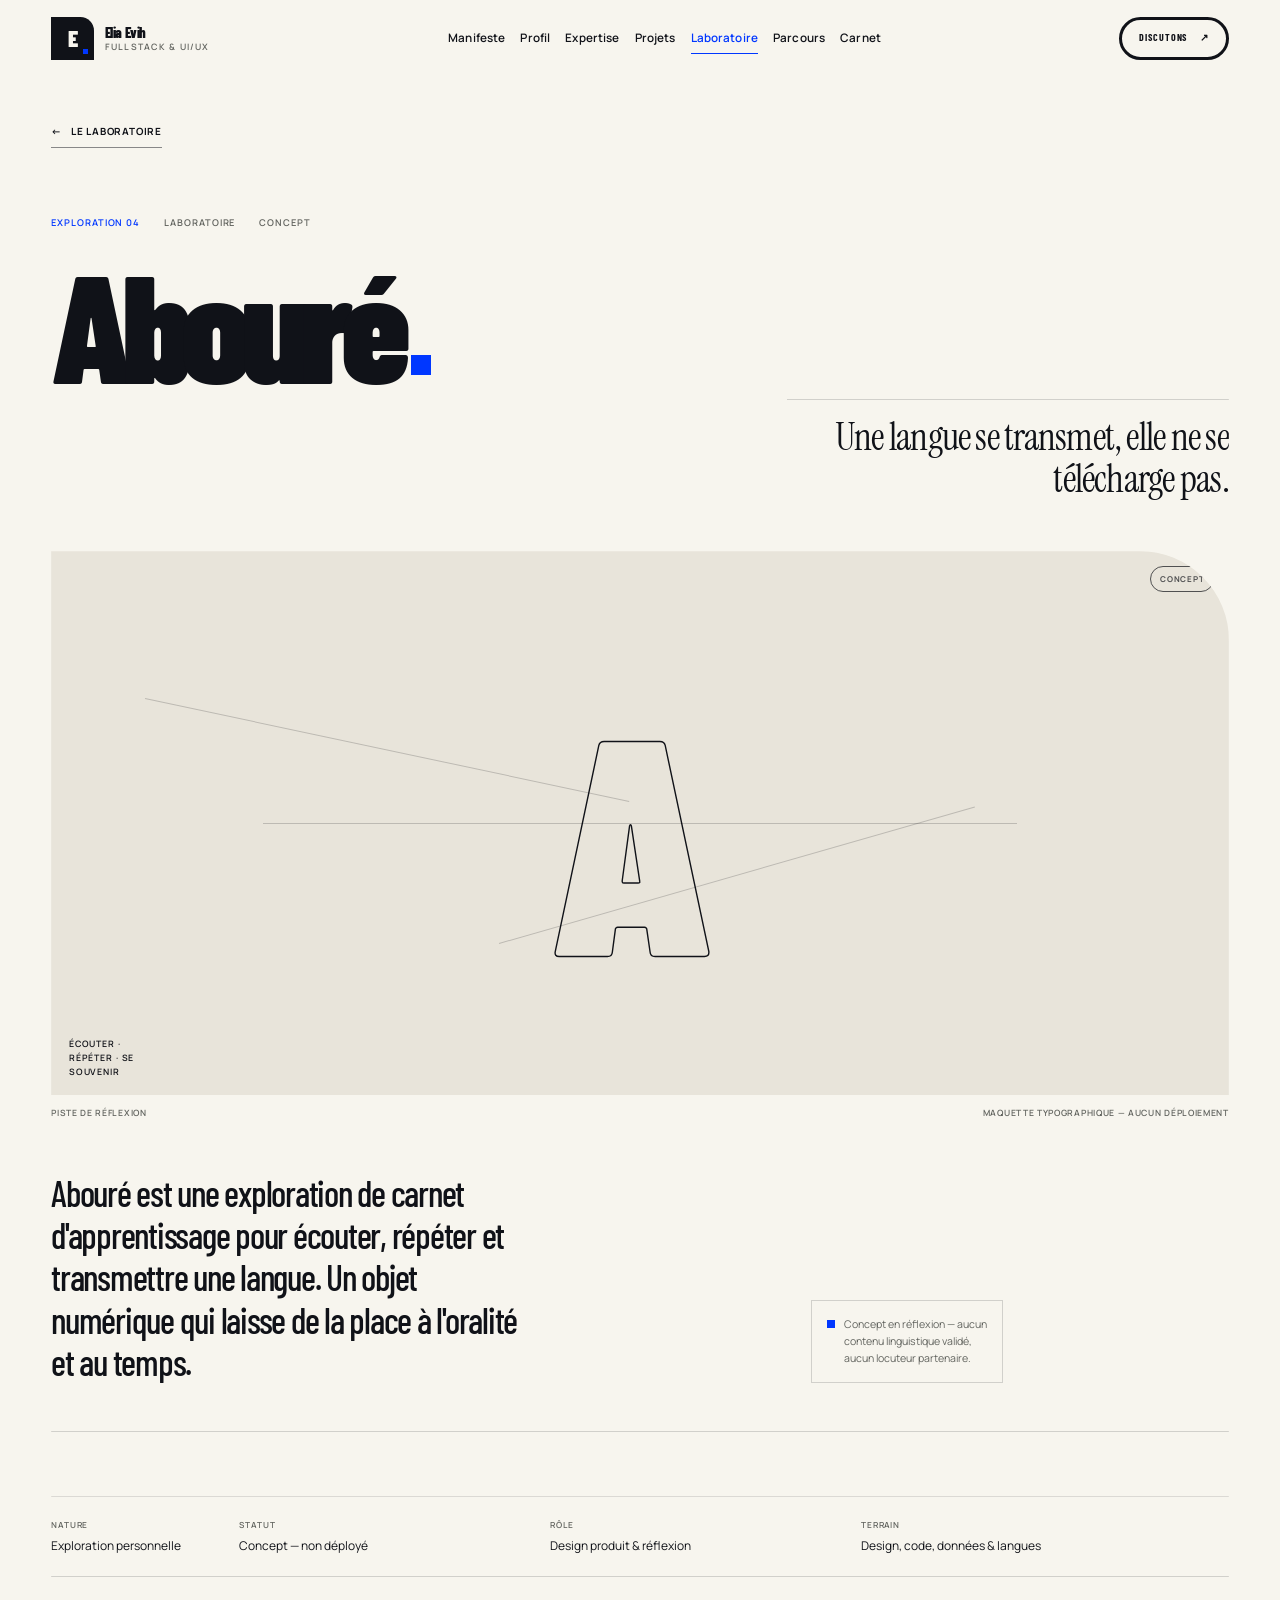
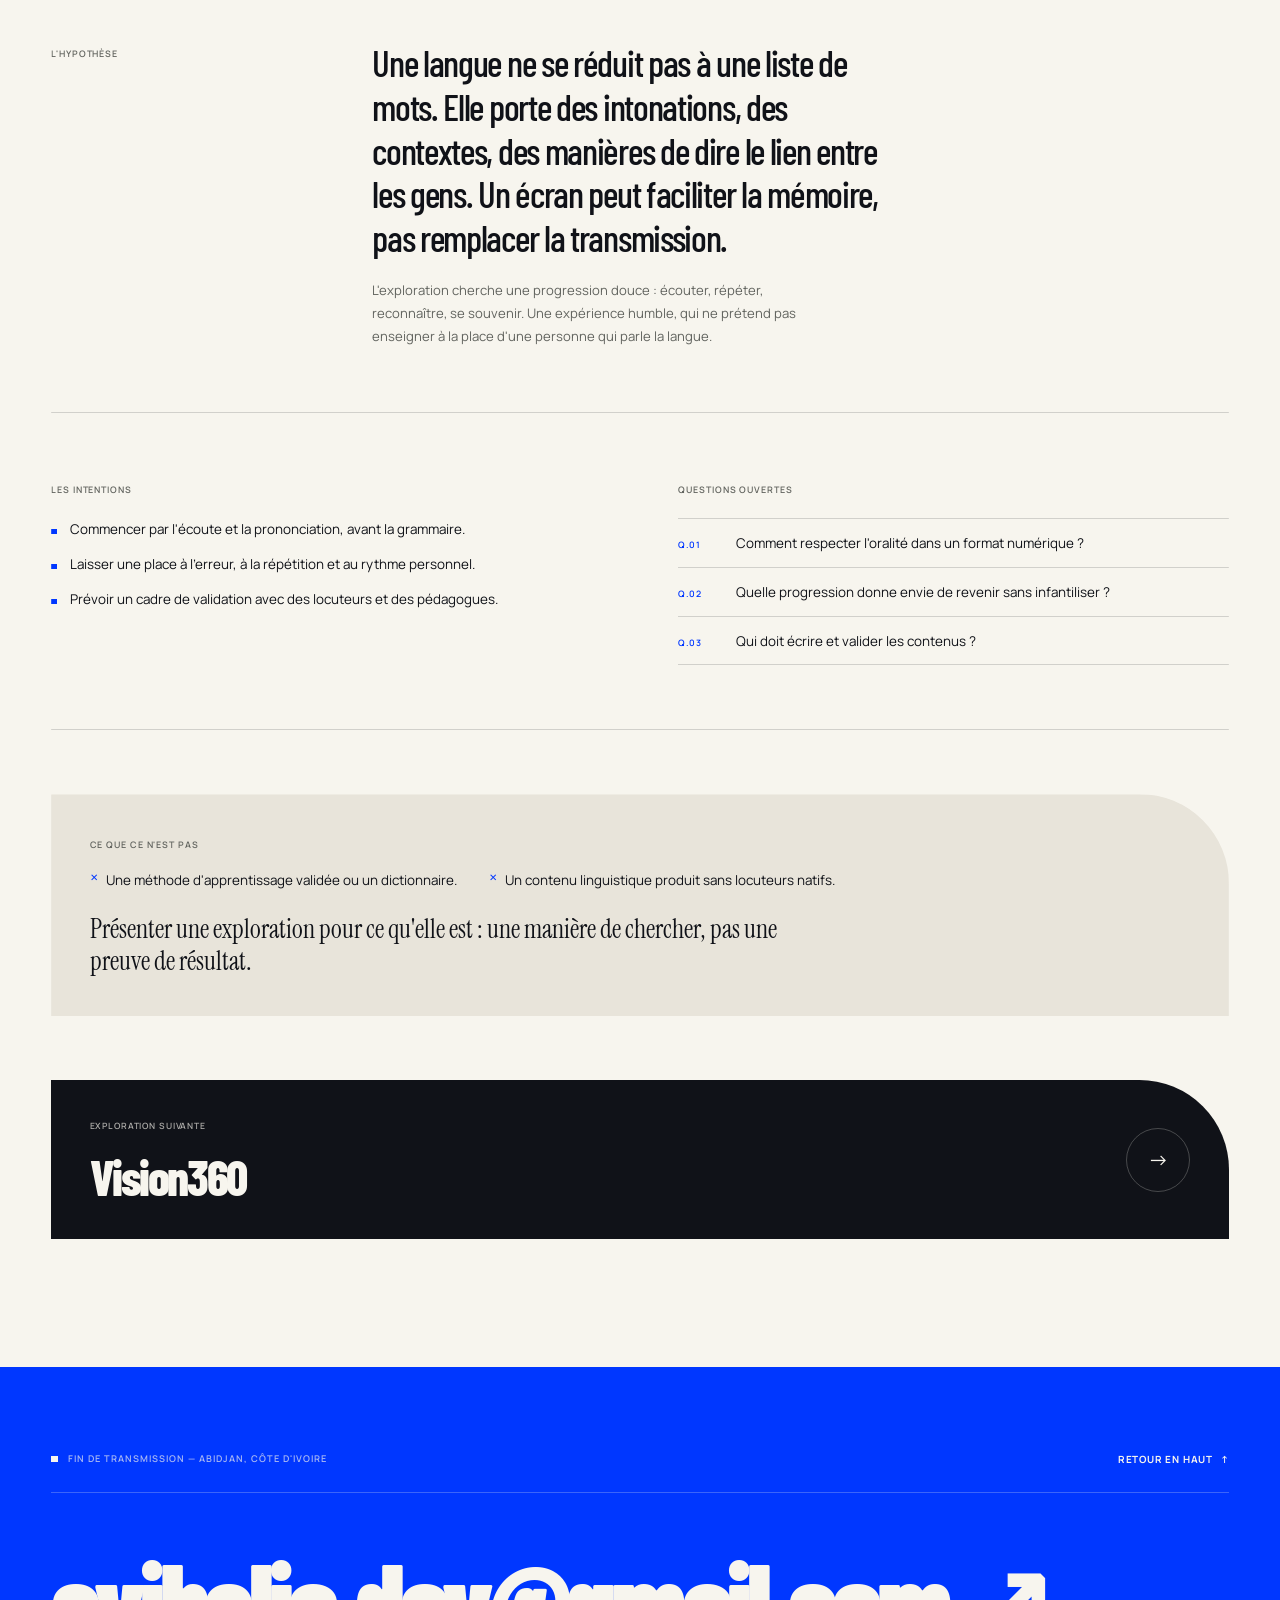
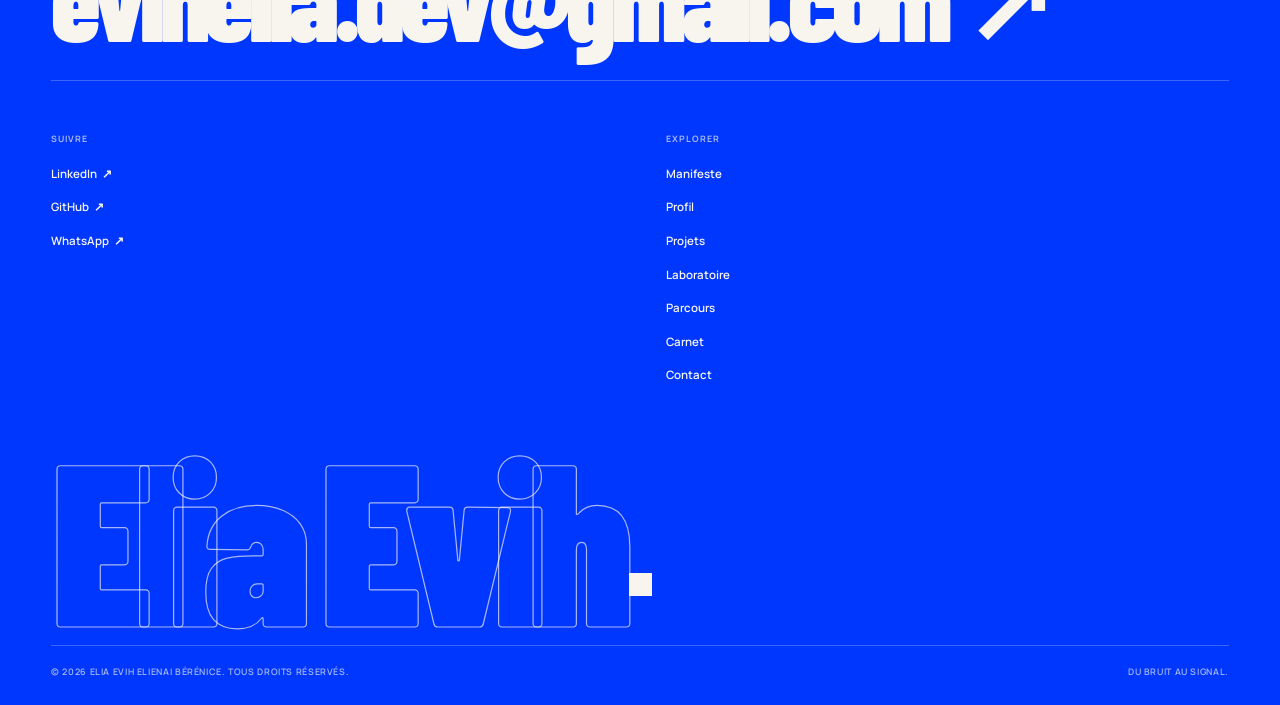
<file: laboratoire-aboure.html>
<!DOCTYPE html>
<html lang="fr">
<head>
  <meta charset="UTF-8" />
  <meta name="viewport" content="width=device-width, initial-scale=1.0, viewport-fit=cover" />
  <title>Abouré — Laboratoire — Elia Evih</title>
  <meta name="description" content="Exploration langue &amp; pédagogie — Abouré, un carnet d'apprentissage pour écouter, répéter et transmettre. Concept non déployé." />
  <meta name="theme-color" content="#f7f5ee" />
  <meta property="og:type" content="article" />
  <meta property="og:title" content="Abouré — Laboratoire — Elia Evih" />
  <meta property="og:description" content="Exploration langue &amp; pédagogie — Abouré, un carnet d'apprentissage pour écouter, répéter et transmettre. Concept non déployé." />
  <meta property="og:image" content="assets/img/hero-elia-720.webp" />
  <link rel="icon" href="assets/favicon.svg" type="image/svg+xml" />
  <link rel="preconnect" href="https://fonts.googleapis.com" />
  <link rel="preconnect" href="https://fonts.gstatic.com" crossorigin />
  <link href="https://fonts.googleapis.com/css2?family=Barlow+Condensed:wght@500;600;700;800;900&amp;family=Instrument+Serif:ital@0;1&amp;family=Manrope:wght@400;500;600;700&amp;display=swap" rel="stylesheet" />
  <link rel="stylesheet" href="style.css" />
  <script>document.documentElement.classList.add('js');</script>
  <noscript><style>[data-reveal]{opacity:1!important;clip-path:none!important;transform:none!important}</style></noscript>
</head>
<body>
  <a class="skip-link" href="#main">Aller au contenu</a>
  <div class="scroll-progress" aria-hidden="true"></div>

<!-- NAVIGATION -->
  <header class="site-header" id="header">
    <div class="shell header__inner">
      <a href="index.html#top" class="brand" aria-label="Elia Evih — retour en haut">
        <span class="brand__mark" aria-hidden="true">E<span class="brand__dot"></span></span>
        <span class="brand__text">
          <span class="brand__name">Elia Evih</span>
          <span class="brand__role">Fullstack &amp; UI/UX</span>
        </span>
      </a>

      <nav class="nav-desktop" aria-label="Navigation principale">
        <a href="index.html#manifeste">Manifeste</a>
        <a href="index.html#profil">Profil</a>
        <a href="index.html#expertise">Expertise</a>
        <a href="index.html#projets">Projets</a>
        <a href="index.html#laboratoire" class="is-active" aria-current="location">Laboratoire</a>
        <a href="index.html#parcours">Parcours</a>
        <a href="index.html#carnet">Carnet</a>
      </nav>

      <div class="header__actions">
        <a href="mailto:evihelia.dev@gmail.com" class="header__mail">evihelia.dev@gmail.com</a>
        <a href="index.html#contact" class="pill pill--dark header__cta">Discutons <span aria-hidden="true">↗</span></a>
        <button class="menu-toggle" type="button" aria-haspopup="dialog" aria-controls="mobile-menu" aria-expanded="false">
          <span class="menu-toggle__label">Menu</span>
          <span class="menu-toggle__bars" aria-hidden="true"><i></i><i></i></span>
        </button>
      </div>
    </div>
  </header>

  <dialog class="menu-dialog" id="mobile-menu" aria-labelledby="mobile-menu-title">
    <div class="menu-dialog__head">
      <p class="eyebrow" id="mobile-menu-title"><span class="square" aria-hidden="true"></span>Navigation</p>
      <button type="button" class="icon-btn menu-dialog__close" data-dialog-close aria-label="Fermer le menu">
        <span aria-hidden="true">✕</span>
      </button>
    </div>
    <nav class="menu-dialog__nav" aria-label="Navigation mobile">
      <a href="index.html#manifeste"><span>01</span>Manifeste</a>
      <a href="index.html#profil"><span>02</span>Profil</a>
      <a href="index.html#expertise"><span>03</span>Expertise</a>
      <a href="index.html#projets"><span>04</span>Projets</a>
      <a href="index.html#laboratoire"><span>05</span>Laboratoire</a>
      <a href="index.html#parcours"><span>06</span>Parcours</a>
      <a href="index.html#carnet"><span>07</span>Carnet</a>
      <a href="index.html#contact"><span>08</span>Contact</a>
    </nav>
    <div class="menu-dialog__foot">
      <a href="mailto:evihelia.dev@gmail.com">evihelia.dev@gmail.com</a>
      <p>Abidjan, Côte d'Ivoire</p>
      <div class="menu-dialog__socials">
        <a href="https://www.linkedin.com/in/elia0evih" target="_blank" rel="noopener">LinkedIn</a>
        <a href="https://github.com/eliaevih-sys" target="_blank" rel="noopener">GitHub</a>
        <a href="https://wa.me/2250749938656" target="_blank" rel="noopener">WhatsApp</a>
      </div>
    </div>
  </dialog>

  
  <main id="main">

    <article class="concept-page">
      <div class="shell">
        <a href="index.html#laboratoire" class="case-back"><span aria-hidden="true">←</span> Le laboratoire</a>

        <header class="concept-head" data-reveal>
          <p class="case-head__meta"><span>Exploration 04</span><span>Laboratoire</span><span>Concept</span></p>
          <h1 class="concept-head__title">Abouré<span class="title-dot" aria-hidden="true"></span></h1>
          <p class="concept-head__tagline">Une langue se transmet, elle ne se télécharge pas.</p>
        </header>

        <figure class="concept-cover" data-reveal>
          <div class="lab-visual lab-visual--aboure concept-cover__art">
          <span class="aboure__letter" aria-hidden="true">A</span>
          <span class="aboure__paths" aria-hidden="true"><i></i><i></i><i></i></span>
          <span class="aboure__meta">Écouter · répéter · se souvenir</span>
          <span class="aboure__status">Concept</span>
        </div>
          <figcaption><span>Piste de réflexion</span><span>Maquette typographique — aucun déploiement</span></figcaption>
        </figure>

        <div class="concept-intro" data-reveal>
          <p class="concept-intro__lead">Abouré est une exploration de carnet d'apprentissage pour écouter, répéter et transmettre une langue. Un objet numérique qui laisse de la place à l'oralité et au temps.</p>
          <p class="concept-intro__status"><span class="square" aria-hidden="true"></span>Concept en réflexion — aucun contenu linguistique validé, aucun locuteur partenaire.</p>
        </div>

        <dl class="case-facts" data-reveal>
          <div><dt>Nature</dt><dd>Exploration personnelle</dd></div>
          <div><dt>Statut</dt><dd>Concept — non déployé</dd></div>
          <div><dt>Rôle</dt><dd>Design produit &amp; réflexion</dd></div>
          <div><dt>Terrain</dt><dd>Design, code, données &amp; langues</dd></div>
        </dl>

        <section class="case-chapter" data-reveal>
          <p class="case-chapter__label">L'hypothèse</p>
          <div class="case-chapter__body">
            <p class="case-chapter__lead">Une langue ne se réduit pas à une liste de mots. Elle porte des intonations, des contextes, des manières de dire le lien entre les gens. Un écran peut faciliter la mémoire, pas remplacer la transmission.</p>
            <p class="case-chapter__note">L'exploration cherche une progression douce : écouter, répéter, reconnaître, se souvenir. Une expérience humble, qui ne prétend pas enseigner à la place d'une personne qui parle la langue.</p>
          </div>
        </section>

        <div class="concept-split" data-reveal>
          <section>
            <p class="case-chapter__label">Les intentions</p>
            <ul class="concept-intentions">
              <li><span aria-hidden="true"></span>Commencer par l'écoute et la prononciation, avant la grammaire.</li>
              <li><span aria-hidden="true"></span>Laisser une place à l'erreur, à la répétition et au rythme personnel.</li>
              <li><span aria-hidden="true"></span>Prévoir un cadre de validation avec des locuteurs et des pédagogues.</li>
            </ul>
          </section>
          <section>
            <p class="case-chapter__label">Questions ouvertes</p>
            <ol class="concept-questions">
              <li>Comment respecter l'oralité dans un format numérique ?</li>
              <li>Quelle progression donne envie de revenir sans infantiliser ?</li>
              <li>Qui doit écrire et valider les contenus ?</li>
            </ol>
          </section>
        </div>

        <section class="concept-limit" data-reveal>
          <p class="case-chapter__label">Ce que ce n'est pas</p>
          <ul>
            <li>Une méthode d'apprentissage validée ou un dictionnaire.</li>
            <li>Un contenu linguistique produit sans locuteurs natifs.</li>
          </ul>
          <p>Présenter une exploration pour ce qu'elle est : une manière de chercher, pas une preuve de résultat.</p>
        </section>

        <a href="laboratoire-vision360.html" class="case-next">
          <span class="case-next__meta">Exploration suivante</span>
          <span class="case-next__title">Vision360</span>
          <span class="case-next__arrow" aria-hidden="true">→</span>
        </a>
      </div>
    </article>

  </main>

<!-- ================= FOOTER ================= -->
  <footer class="footer">
    <div class="shell">
      <div class="footer__head">
        <p class="footer__kicker"><span class="footer__tick" aria-hidden="true"></span>Fin de transmission — Abidjan, Côte d'Ivoire</p>
        <a href="index.html#top" class="footer__back">Retour en haut <span aria-hidden="true">↑</span></a>
      </div>

      <a class="footer__mail" href="mailto:evihelia.dev@gmail.com" aria-label="Écrire à evihelia.dev@gmail.com">
        evihelia.dev@gmail.com <span aria-hidden="true">↗</span>
      </a>

      <div class="footer__meta">
        <div class="footer__meta-col">
          <p class="footer__label">Suivre</p>
          <a href="https://www.linkedin.com/in/elia0evih" target="_blank" rel="noopener">LinkedIn <span aria-hidden="true">↗</span></a>
          <a href="https://github.com/eliaevih-sys" target="_blank" rel="noopener">GitHub <span aria-hidden="true">↗</span></a>
          <a href="https://wa.me/2250749938656" target="_blank" rel="noopener">WhatsApp <span aria-hidden="true">↗</span></a>
        </div>

        <nav class="footer__meta-col" aria-label="Navigation de pied de page">
          <p class="footer__label">Explorer</p>
          <a href="index.html#manifeste">Manifeste</a>
          <a href="index.html#profil">Profil</a>
          <a href="index.html#projets">Projets</a>
          <a href="index.html#laboratoire">Laboratoire</a>
          <a href="index.html#parcours">Parcours</a>
          <a href="index.html#carnet">Carnet</a>
          <a href="index.html#contact">Contact</a>
        </nav>
      </div>

      <div class="footer__wordmark" aria-hidden="true">Elia Evih<span class="footer__wordmark-dot"></span></div>

      <div class="footer__bottom">
        <p>© <span data-year>2026</span> Elia Evih Elienai Bérénice. Tous droits réservés.</p>
        <p>Du bruit au signal.</p>
      </div>
    </div>
  </footer>

  
  <script src="script.js"></script>
</body>
</html>
</file>
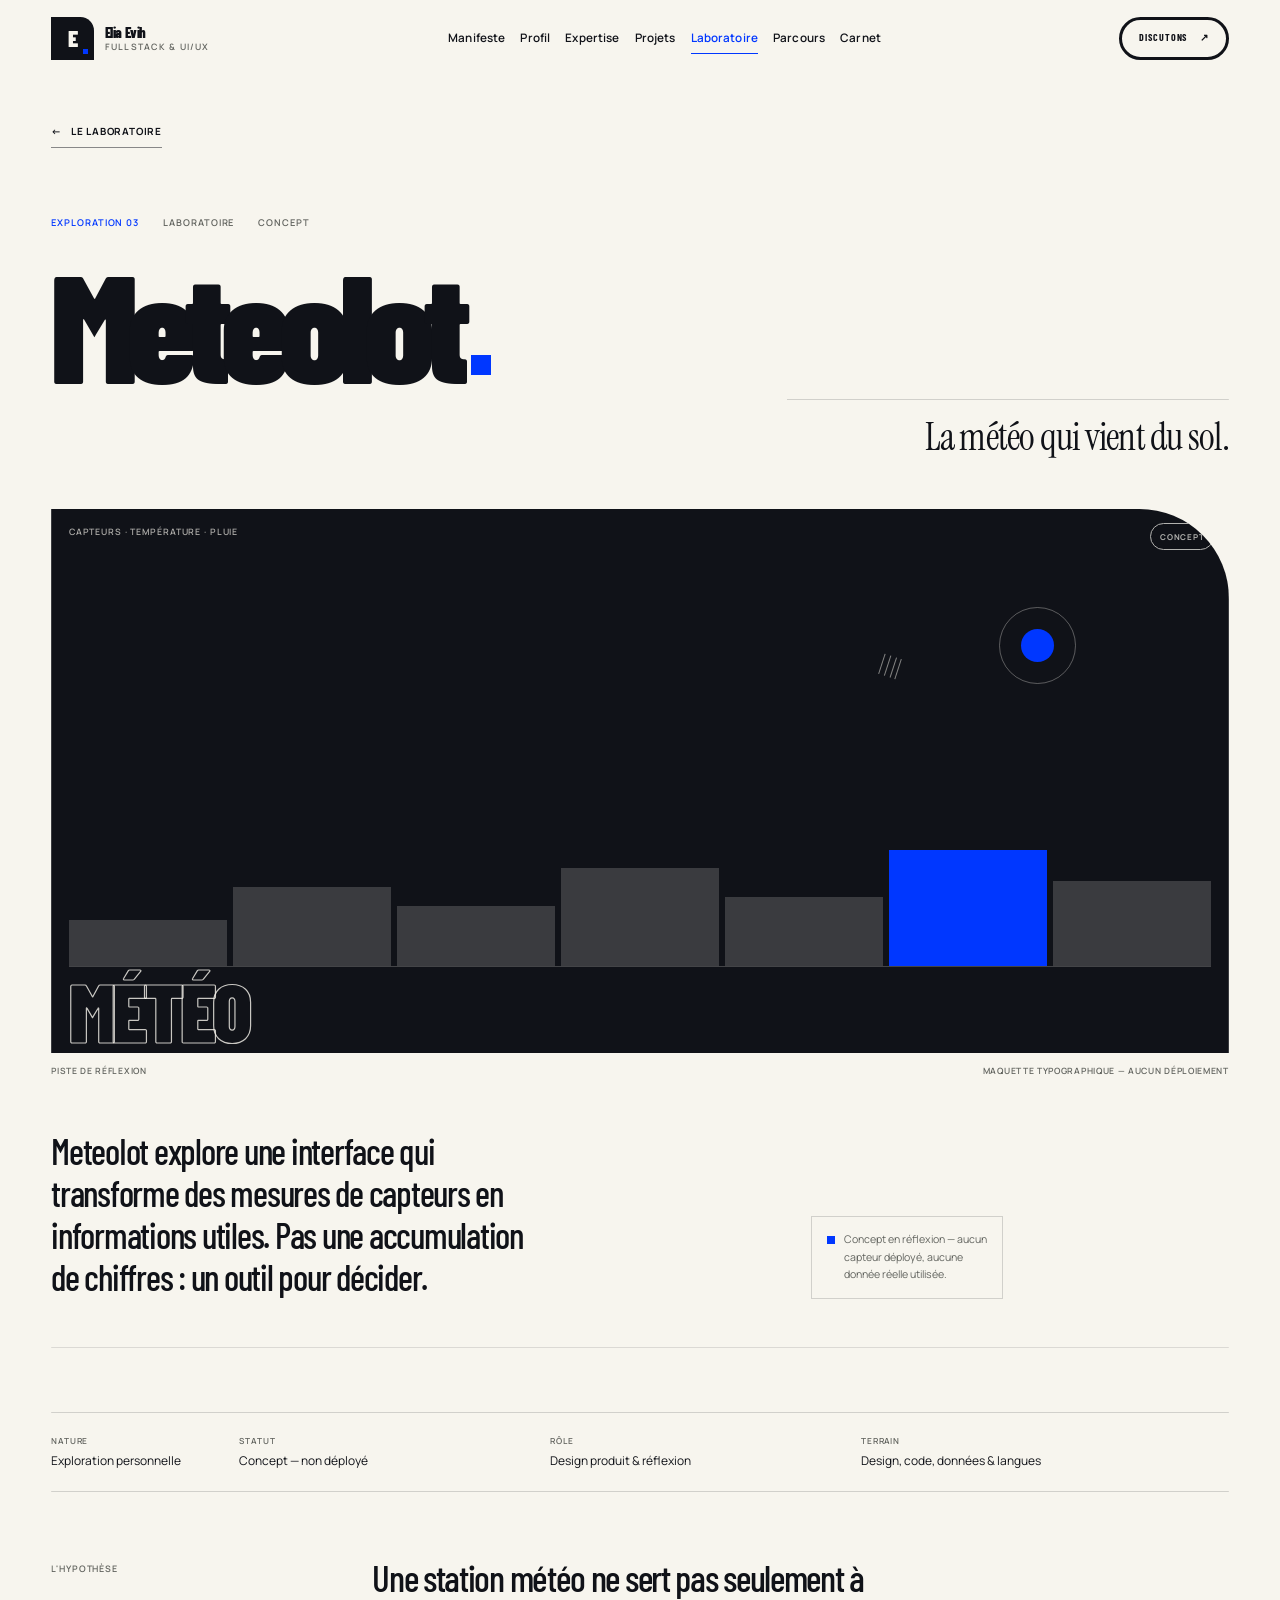
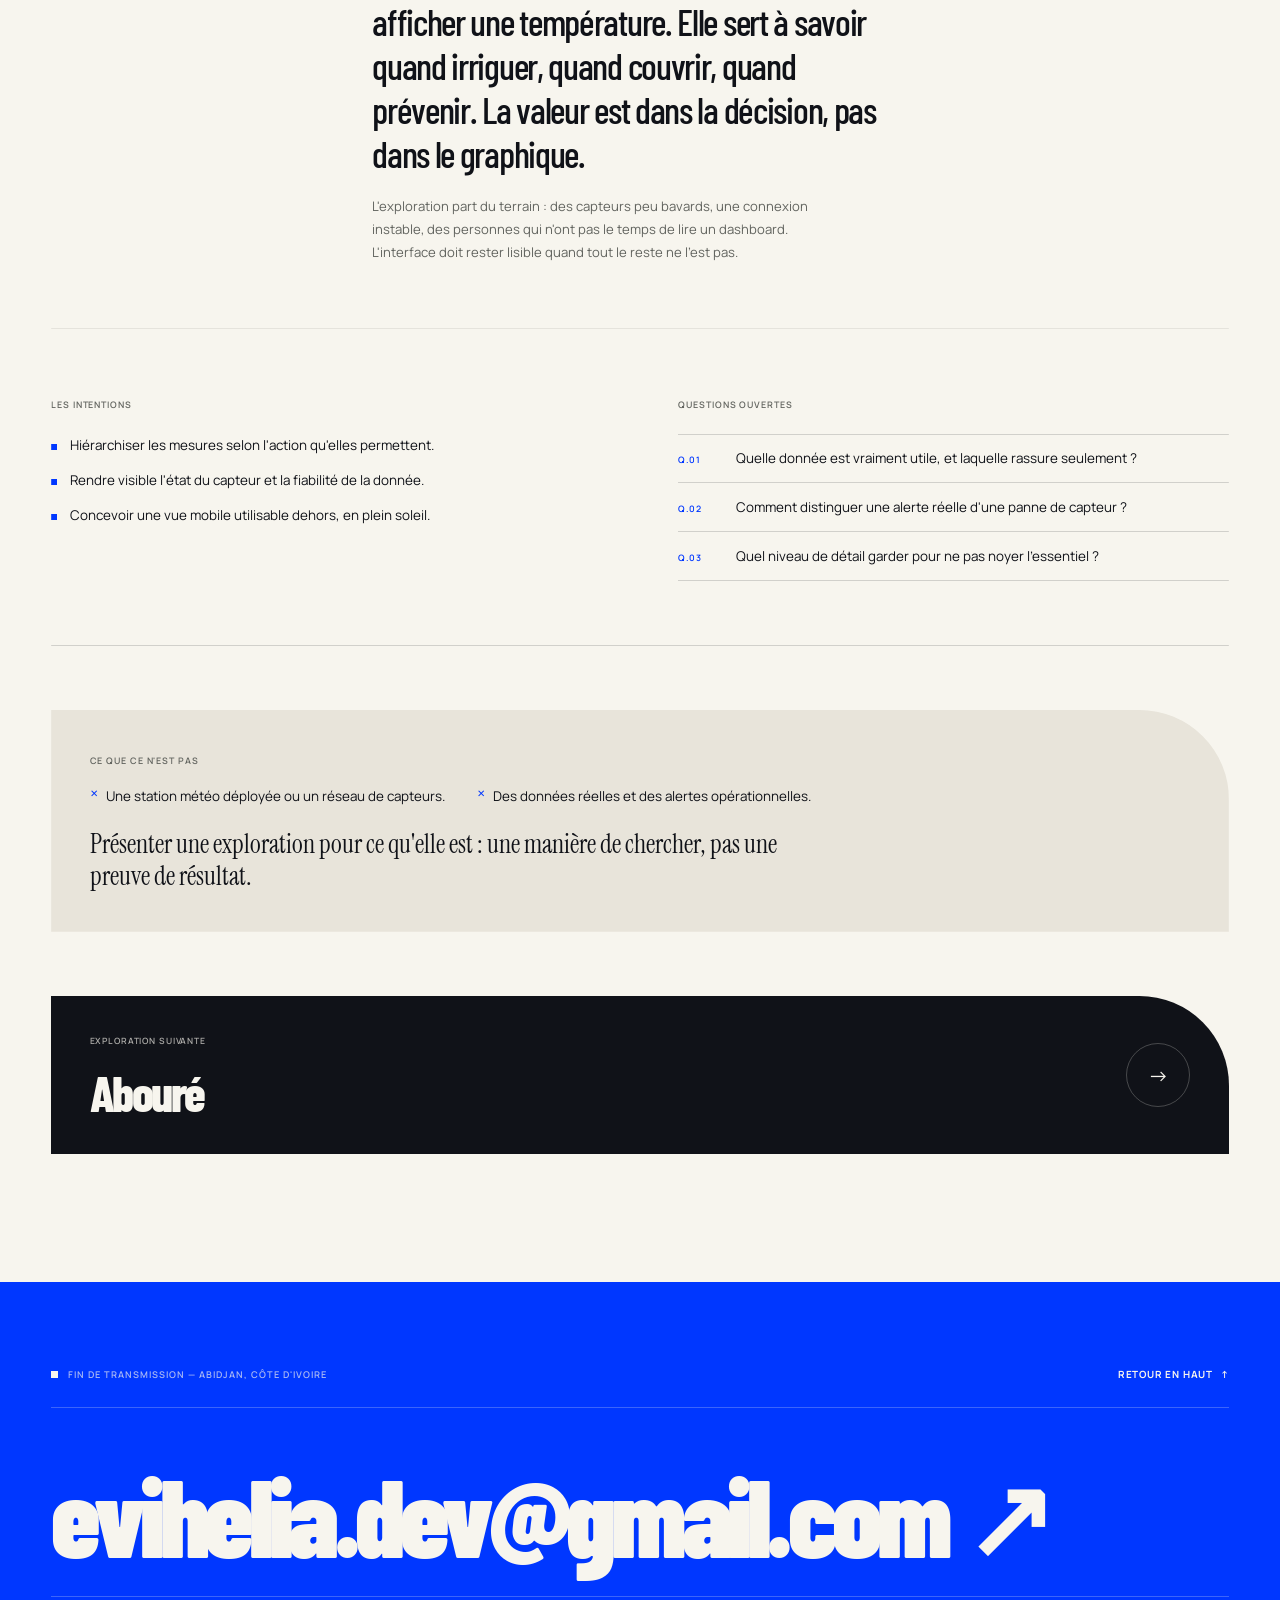
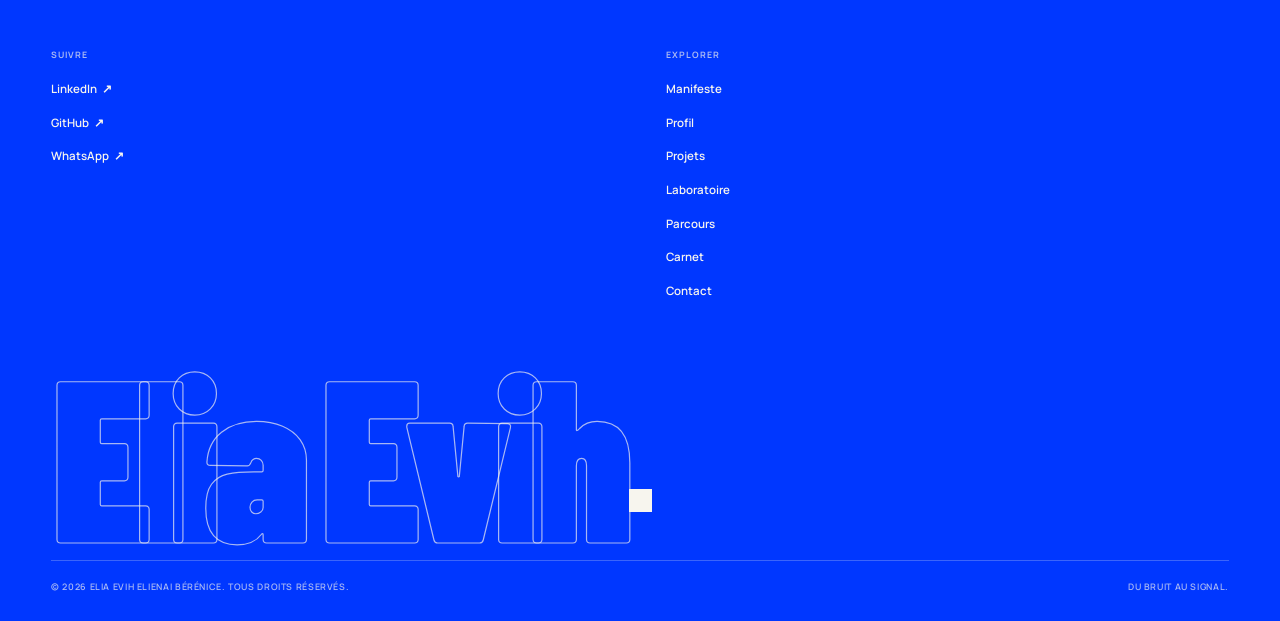
<file: laboratoire-meteoiot.html>
<!DOCTYPE html>
<html lang="fr">
<head>
  <meta charset="UTF-8" />
  <meta name="viewport" content="width=device-width, initial-scale=1.0, viewport-fit=cover" />
  <title>MeteoIot — Laboratoire — Elia Evih</title>
  <meta name="description" content="Exploration data &amp; IoT — MeteoIot, une interface pour transformer des mesures de capteurs en décisions lisibles. Concept non déployé." />
  <meta name="theme-color" content="#f7f5ee" />
  <meta property="og:type" content="article" />
  <meta property="og:title" content="MeteoIot — Laboratoire — Elia Evih" />
  <meta property="og:description" content="Exploration data &amp; IoT — MeteoIot, une interface pour transformer des mesures de capteurs en décisions lisibles. Concept non déployé." />
  <meta property="og:image" content="assets/img/hero-elia-720.webp" />
  <link rel="icon" href="assets/favicon.svg" type="image/svg+xml" />
  <link rel="preconnect" href="https://fonts.googleapis.com" />
  <link rel="preconnect" href="https://fonts.gstatic.com" crossorigin />
  <link href="https://fonts.googleapis.com/css2?family=Barlow+Condensed:wght@500;600;700;800;900&amp;family=Instrument+Serif:ital@0;1&amp;family=Manrope:wght@400;500;600;700&amp;display=swap" rel="stylesheet" />
  <link rel="stylesheet" href="style.css" />
  <script>document.documentElement.classList.add('js');</script>
  <noscript><style>[data-reveal]{opacity:1!important;clip-path:none!important;transform:none!important}</style></noscript>
</head>
<body>
  <a class="skip-link" href="#main">Aller au contenu</a>
  <div class="scroll-progress" aria-hidden="true"></div>

<!-- NAVIGATION -->
  <header class="site-header" id="header">
    <div class="shell header__inner">
      <a href="index.html#top" class="brand" aria-label="Elia Evih — retour en haut">
        <span class="brand__mark" aria-hidden="true">E<span class="brand__dot"></span></span>
        <span class="brand__text">
          <span class="brand__name">Elia Evih</span>
          <span class="brand__role">Fullstack &amp; UI/UX</span>
        </span>
      </a>

      <nav class="nav-desktop" aria-label="Navigation principale">
        <a href="index.html#manifeste">Manifeste</a>
        <a href="index.html#profil">Profil</a>
        <a href="index.html#expertise">Expertise</a>
        <a href="index.html#projets">Projets</a>
        <a href="index.html#laboratoire" class="is-active" aria-current="location">Laboratoire</a>
        <a href="index.html#parcours">Parcours</a>
        <a href="index.html#carnet">Carnet</a>
      </nav>

      <div class="header__actions">
        <a href="mailto:evihelia.dev@gmail.com" class="header__mail">evihelia.dev@gmail.com</a>
        <a href="index.html#contact" class="pill pill--dark header__cta">Discutons <span aria-hidden="true">↗</span></a>
        <button class="menu-toggle" type="button" aria-haspopup="dialog" aria-controls="mobile-menu" aria-expanded="false">
          <span class="menu-toggle__label">Menu</span>
          <span class="menu-toggle__bars" aria-hidden="true"><i></i><i></i></span>
        </button>
      </div>
    </div>
  </header>

  <dialog class="menu-dialog" id="mobile-menu" aria-labelledby="mobile-menu-title">
    <div class="menu-dialog__head">
      <p class="eyebrow" id="mobile-menu-title"><span class="square" aria-hidden="true"></span>Navigation</p>
      <button type="button" class="icon-btn menu-dialog__close" data-dialog-close aria-label="Fermer le menu">
        <span aria-hidden="true">✕</span>
      </button>
    </div>
    <nav class="menu-dialog__nav" aria-label="Navigation mobile">
      <a href="index.html#manifeste"><span>01</span>Manifeste</a>
      <a href="index.html#profil"><span>02</span>Profil</a>
      <a href="index.html#expertise"><span>03</span>Expertise</a>
      <a href="index.html#projets"><span>04</span>Projets</a>
      <a href="index.html#laboratoire"><span>05</span>Laboratoire</a>
      <a href="index.html#parcours"><span>06</span>Parcours</a>
      <a href="index.html#carnet"><span>07</span>Carnet</a>
      <a href="index.html#contact"><span>08</span>Contact</a>
    </nav>
    <div class="menu-dialog__foot">
      <a href="mailto:evihelia.dev@gmail.com">evihelia.dev@gmail.com</a>
      <p>Abidjan, Côte d'Ivoire</p>
      <div class="menu-dialog__socials">
        <a href="https://www.linkedin.com/in/elia0evih" target="_blank" rel="noopener">LinkedIn</a>
        <a href="https://github.com/eliaevih-sys" target="_blank" rel="noopener">GitHub</a>
        <a href="https://wa.me/2250749938656" target="_blank" rel="noopener">WhatsApp</a>
      </div>
    </div>
  </dialog>

  
  <main id="main">

    <article class="concept-page">
      <div class="shell">
        <a href="index.html#laboratoire" class="case-back"><span aria-hidden="true">←</span> Le laboratoire</a>

        <header class="concept-head" data-reveal>
          <p class="case-head__meta"><span>Exploration 03</span><span>Laboratoire</span><span>Concept</span></p>
          <h1 class="concept-head__title">MeteoIot<span class="title-dot" aria-hidden="true"></span></h1>
          <p class="concept-head__tagline">La météo qui vient du sol.</p>
        </header>

        <figure class="concept-cover" data-reveal>
          <div class="lab-visual lab-visual--meteo concept-cover__art">
          <span class="meteo__sun" aria-hidden="true"></span>
          <span class="meteo__rain" aria-hidden="true"><i></i><i></i><i></i><i></i></span>
          <span class="meteo__word" aria-hidden="true">MÉTÉO</span>
          <div class="meteo__bars" aria-hidden="true"><i style="--h: 34%"></i><i style="--h: 58%"></i><i style="--h: 44%"></i><i style="--h: 72%"></i><i style="--h: 51%"></i><i style="--h: 86%"></i><i style="--h: 63%"></i></div>
          <span class="meteo__meta">Capteurs · température · pluie</span>
          <span class="meteo__status">Concept</span>
        </div>
          <figcaption><span>Piste de réflexion</span><span>Maquette typographique — aucun déploiement</span></figcaption>
        </figure>

        <div class="concept-intro" data-reveal>
          <p class="concept-intro__lead">MeteoIot explore une interface qui transforme des mesures de capteurs en informations utiles. Pas une accumulation de chiffres : un outil pour décider.</p>
          <p class="concept-intro__status"><span class="square" aria-hidden="true"></span>Concept en réflexion — aucun capteur déployé, aucune donnée réelle utilisée.</p>
        </div>

        <dl class="case-facts" data-reveal>
          <div><dt>Nature</dt><dd>Exploration personnelle</dd></div>
          <div><dt>Statut</dt><dd>Concept — non déployé</dd></div>
          <div><dt>Rôle</dt><dd>Design produit &amp; réflexion</dd></div>
          <div><dt>Terrain</dt><dd>Design, code, données &amp; langues</dd></div>
        </dl>

        <section class="case-chapter" data-reveal>
          <p class="case-chapter__label">L'hypothèse</p>
          <div class="case-chapter__body">
            <p class="case-chapter__lead">Une station météo ne sert pas seulement à afficher une température. Elle sert à savoir quand irriguer, quand couvrir, quand prévenir. La valeur est dans la décision, pas dans le graphique.</p>
            <p class="case-chapter__note">L'exploration part du terrain : des capteurs peu bavards, une connexion instable, des personnes qui n'ont pas le temps de lire un dashboard. L'interface doit rester lisible quand tout le reste ne l'est pas.</p>
          </div>
        </section>

        <div class="concept-split" data-reveal>
          <section>
            <p class="case-chapter__label">Les intentions</p>
            <ul class="concept-intentions">
              <li><span aria-hidden="true"></span>Hiérarchiser les mesures selon l'action qu'elles permettent.</li>
              <li><span aria-hidden="true"></span>Rendre visible l'état du capteur et la fiabilité de la donnée.</li>
              <li><span aria-hidden="true"></span>Concevoir une vue mobile utilisable dehors, en plein soleil.</li>
            </ul>
          </section>
          <section>
            <p class="case-chapter__label">Questions ouvertes</p>
            <ol class="concept-questions">
              <li>Quelle donnée est vraiment utile, et laquelle rassure seulement ?</li>
              <li>Comment distinguer une alerte réelle d'une panne de capteur ?</li>
              <li>Quel niveau de détail garder pour ne pas noyer l'essentiel ?</li>
            </ol>
          </section>
        </div>

        <section class="concept-limit" data-reveal>
          <p class="case-chapter__label">Ce que ce n'est pas</p>
          <ul>
            <li>Une station météo déployée ou un réseau de capteurs.</li>
            <li>Des données réelles et des alertes opérationnelles.</li>
          </ul>
          <p>Présenter une exploration pour ce qu'elle est : une manière de chercher, pas une preuve de résultat.</p>
        </section>

        <a href="laboratoire-aboure.html" class="case-next">
          <span class="case-next__meta">Exploration suivante</span>
          <span class="case-next__title">Abouré</span>
          <span class="case-next__arrow" aria-hidden="true">→</span>
        </a>
      </div>
    </article>

  </main>

<!-- ================= FOOTER ================= -->
  <footer class="footer">
    <div class="shell">
      <div class="footer__head">
        <p class="footer__kicker"><span class="footer__tick" aria-hidden="true"></span>Fin de transmission — Abidjan, Côte d'Ivoire</p>
        <a href="index.html#top" class="footer__back">Retour en haut <span aria-hidden="true">↑</span></a>
      </div>

      <a class="footer__mail" href="mailto:evihelia.dev@gmail.com" aria-label="Écrire à evihelia.dev@gmail.com">
        evihelia.dev@gmail.com <span aria-hidden="true">↗</span>
      </a>

      <div class="footer__meta">
        <div class="footer__meta-col">
          <p class="footer__label">Suivre</p>
          <a href="https://www.linkedin.com/in/elia0evih" target="_blank" rel="noopener">LinkedIn <span aria-hidden="true">↗</span></a>
          <a href="https://github.com/eliaevih-sys" target="_blank" rel="noopener">GitHub <span aria-hidden="true">↗</span></a>
          <a href="https://wa.me/2250749938656" target="_blank" rel="noopener">WhatsApp <span aria-hidden="true">↗</span></a>
        </div>

        <nav class="footer__meta-col" aria-label="Navigation de pied de page">
          <p class="footer__label">Explorer</p>
          <a href="index.html#manifeste">Manifeste</a>
          <a href="index.html#profil">Profil</a>
          <a href="index.html#projets">Projets</a>
          <a href="index.html#laboratoire">Laboratoire</a>
          <a href="index.html#parcours">Parcours</a>
          <a href="index.html#carnet">Carnet</a>
          <a href="index.html#contact">Contact</a>
        </nav>
      </div>

      <div class="footer__wordmark" aria-hidden="true">Elia Evih<span class="footer__wordmark-dot"></span></div>

      <div class="footer__bottom">
        <p>© <span data-year>2026</span> Elia Evih Elienai Bérénice. Tous droits réservés.</p>
        <p>Du bruit au signal.</p>
      </div>
    </div>
  </footer>

  
  <script src="script.js"></script>
</body>
</html>
</file>
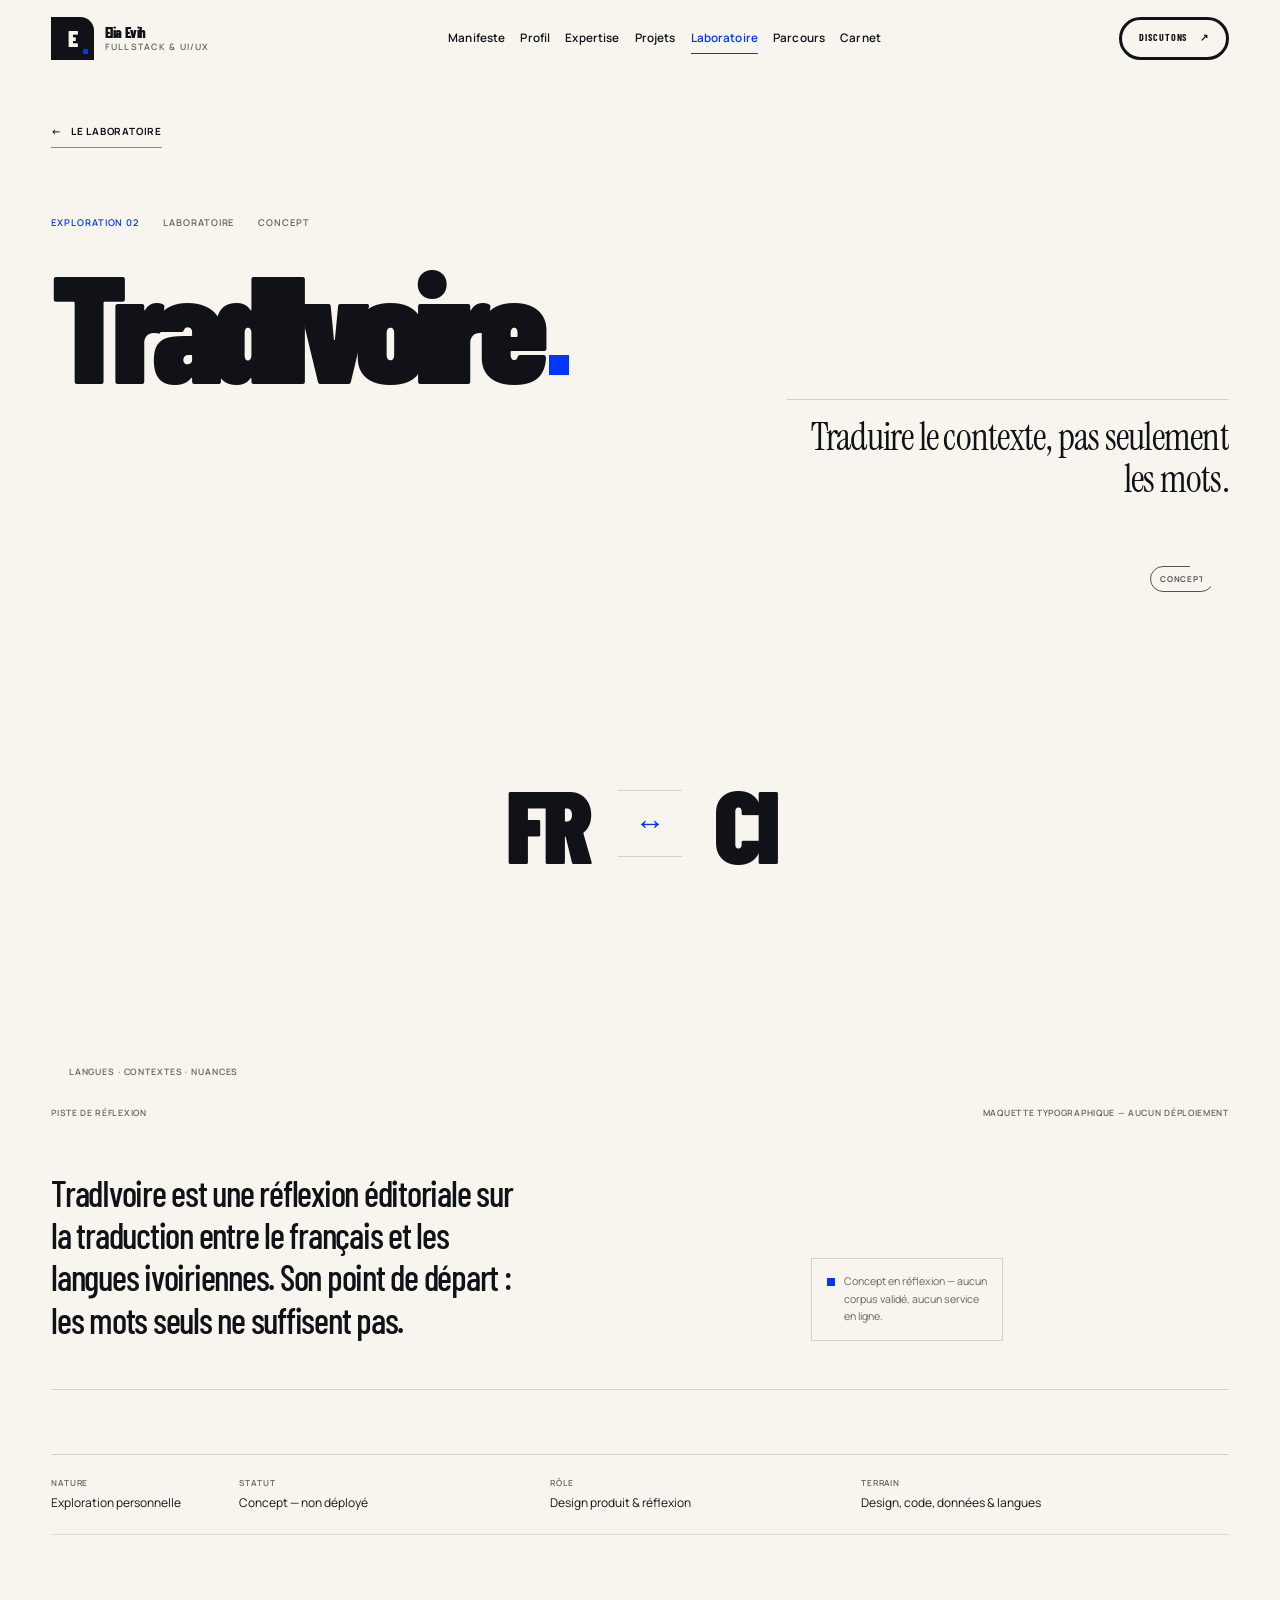
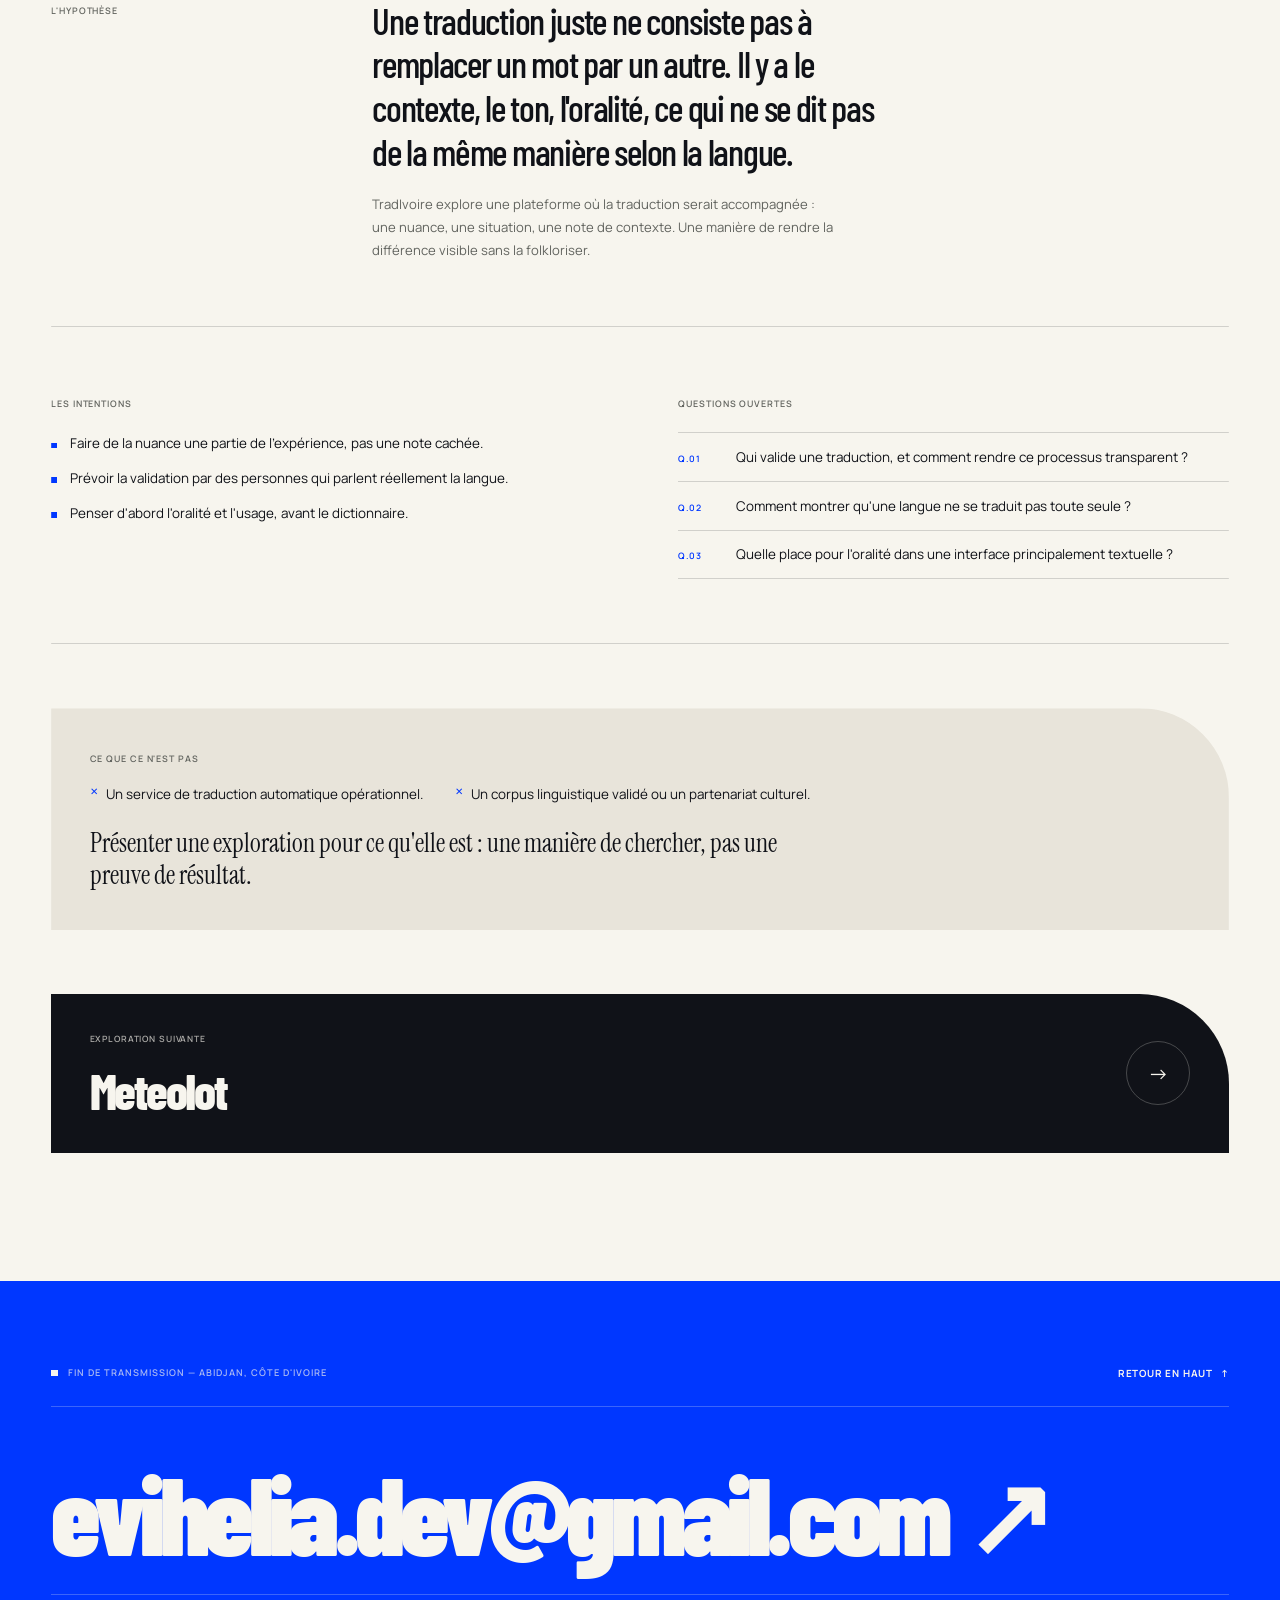
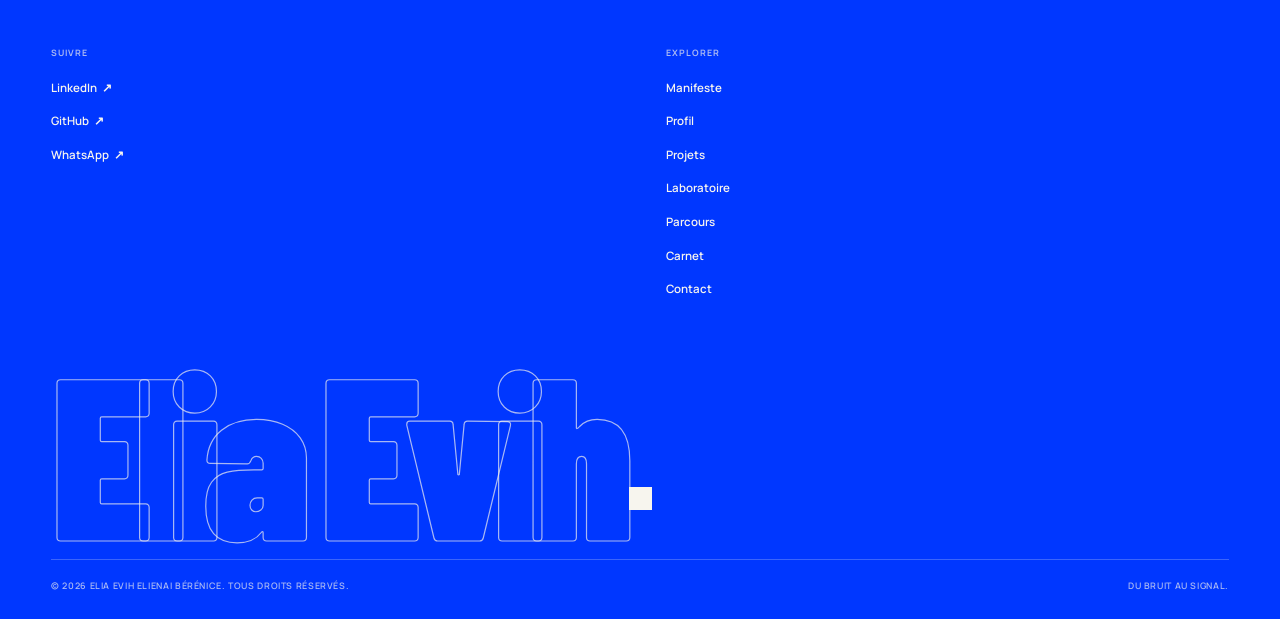
<file: laboratoire-tradivoire.html>
<!DOCTYPE html>
<html lang="fr">
<head>
  <meta charset="UTF-8" />
  <meta name="viewport" content="width=device-width, initial-scale=1.0, viewport-fit=cover" />
  <title>TradIvoire — Laboratoire — Elia Evih</title>
  <meta name="description" content="Exploration éditoriale — TradIvoire, une réflexion sur la traduction et les nuances entre le français et les langues ivoiriennes. Concept non déployé." />
  <meta name="theme-color" content="#f7f5ee" />
  <meta property="og:type" content="article" />
  <meta property="og:title" content="TradIvoire — Laboratoire — Elia Evih" />
  <meta property="og:description" content="Exploration éditoriale — TradIvoire, une réflexion sur la traduction et les nuances entre le français et les langues ivoiriennes. Concept non déployé." />
  <meta property="og:image" content="assets/img/hero-elia-720.webp" />
  <link rel="icon" href="assets/favicon.svg" type="image/svg+xml" />
  <link rel="preconnect" href="https://fonts.googleapis.com" />
  <link rel="preconnect" href="https://fonts.gstatic.com" crossorigin />
  <link href="https://fonts.googleapis.com/css2?family=Barlow+Condensed:wght@500;600;700;800;900&amp;family=Instrument+Serif:ital@0;1&amp;family=Manrope:wght@400;500;600;700&amp;display=swap" rel="stylesheet" />
  <link rel="stylesheet" href="style.css" />
  <script>document.documentElement.classList.add('js');</script>
  <noscript><style>[data-reveal]{opacity:1!important;clip-path:none!important;transform:none!important}</style></noscript>
</head>
<body>
  <a class="skip-link" href="#main">Aller au contenu</a>
  <div class="scroll-progress" aria-hidden="true"></div>

<!-- NAVIGATION -->
  <header class="site-header" id="header">
    <div class="shell header__inner">
      <a href="index.html#top" class="brand" aria-label="Elia Evih — retour en haut">
        <span class="brand__mark" aria-hidden="true">E<span class="brand__dot"></span></span>
        <span class="brand__text">
          <span class="brand__name">Elia Evih</span>
          <span class="brand__role">Fullstack &amp; UI/UX</span>
        </span>
      </a>

      <nav class="nav-desktop" aria-label="Navigation principale">
        <a href="index.html#manifeste">Manifeste</a>
        <a href="index.html#profil">Profil</a>
        <a href="index.html#expertise">Expertise</a>
        <a href="index.html#projets">Projets</a>
        <a href="index.html#laboratoire" class="is-active" aria-current="location">Laboratoire</a>
        <a href="index.html#parcours">Parcours</a>
        <a href="index.html#carnet">Carnet</a>
      </nav>

      <div class="header__actions">
        <a href="mailto:evihelia.dev@gmail.com" class="header__mail">evihelia.dev@gmail.com</a>
        <a href="index.html#contact" class="pill pill--dark header__cta">Discutons <span aria-hidden="true">↗</span></a>
        <button class="menu-toggle" type="button" aria-haspopup="dialog" aria-controls="mobile-menu" aria-expanded="false">
          <span class="menu-toggle__label">Menu</span>
          <span class="menu-toggle__bars" aria-hidden="true"><i></i><i></i></span>
        </button>
      </div>
    </div>
  </header>

  <dialog class="menu-dialog" id="mobile-menu" aria-labelledby="mobile-menu-title">
    <div class="menu-dialog__head">
      <p class="eyebrow" id="mobile-menu-title"><span class="square" aria-hidden="true"></span>Navigation</p>
      <button type="button" class="icon-btn menu-dialog__close" data-dialog-close aria-label="Fermer le menu">
        <span aria-hidden="true">✕</span>
      </button>
    </div>
    <nav class="menu-dialog__nav" aria-label="Navigation mobile">
      <a href="index.html#manifeste"><span>01</span>Manifeste</a>
      <a href="index.html#profil"><span>02</span>Profil</a>
      <a href="index.html#expertise"><span>03</span>Expertise</a>
      <a href="index.html#projets"><span>04</span>Projets</a>
      <a href="index.html#laboratoire"><span>05</span>Laboratoire</a>
      <a href="index.html#parcours"><span>06</span>Parcours</a>
      <a href="index.html#carnet"><span>07</span>Carnet</a>
      <a href="index.html#contact"><span>08</span>Contact</a>
    </nav>
    <div class="menu-dialog__foot">
      <a href="mailto:evihelia.dev@gmail.com">evihelia.dev@gmail.com</a>
      <p>Abidjan, Côte d'Ivoire</p>
      <div class="menu-dialog__socials">
        <a href="https://www.linkedin.com/in/elia0evih" target="_blank" rel="noopener">LinkedIn</a>
        <a href="https://github.com/eliaevih-sys" target="_blank" rel="noopener">GitHub</a>
        <a href="https://wa.me/2250749938656" target="_blank" rel="noopener">WhatsApp</a>
      </div>
    </div>
  </dialog>

  
  <main id="main">

    <article class="concept-page">
      <div class="shell">
        <a href="index.html#laboratoire" class="case-back"><span aria-hidden="true">←</span> Le laboratoire</a>

        <header class="concept-head" data-reveal>
          <p class="case-head__meta"><span>Exploration 02</span><span>Laboratoire</span><span>Concept</span></p>
          <h1 class="concept-head__title">TradIvoire<span class="title-dot" aria-hidden="true"></span></h1>
          <p class="concept-head__tagline">Traduire le contexte, pas seulement les mots.</p>
        </header>

        <figure class="concept-cover" data-reveal>
          <div class="lab-visual lab-visual--trad concept-cover__art">
          <span class="trad__word">FR</span>
          <span class="trad__bridge" aria-hidden="true"><i></i><span>↔</span><i></i></span>
          <span class="trad__word">CI</span>
          <span class="trad__meta">Langues · contextes · nuances</span>
          <span class="trad__status">Concept</span>
        </div>
          <figcaption><span>Piste de réflexion</span><span>Maquette typographique — aucun déploiement</span></figcaption>
        </figure>

        <div class="concept-intro" data-reveal>
          <p class="concept-intro__lead">TradIvoire est une réflexion éditoriale sur la traduction entre le français et les langues ivoiriennes. Son point de départ : les mots seuls ne suffisent pas.</p>
          <p class="concept-intro__status"><span class="square" aria-hidden="true"></span>Concept en réflexion — aucun corpus validé, aucun service en ligne.</p>
        </div>

        <dl class="case-facts" data-reveal>
          <div><dt>Nature</dt><dd>Exploration personnelle</dd></div>
          <div><dt>Statut</dt><dd>Concept — non déployé</dd></div>
          <div><dt>Rôle</dt><dd>Design produit &amp; réflexion</dd></div>
          <div><dt>Terrain</dt><dd>Design, code, données &amp; langues</dd></div>
        </dl>

        <section class="case-chapter" data-reveal>
          <p class="case-chapter__label">L'hypothèse</p>
          <div class="case-chapter__body">
            <p class="case-chapter__lead">Une traduction juste ne consiste pas à remplacer un mot par un autre. Il y a le contexte, le ton, l'oralité, ce qui ne se dit pas de la même manière selon la langue.</p>
            <p class="case-chapter__note">TradIvoire explore une plateforme où la traduction serait accompagnée : une nuance, une situation, une note de contexte. Une manière de rendre la différence visible sans la folkloriser.</p>
          </div>
        </section>

        <div class="concept-split" data-reveal>
          <section>
            <p class="case-chapter__label">Les intentions</p>
            <ul class="concept-intentions">
              <li><span aria-hidden="true"></span>Faire de la nuance une partie de l'expérience, pas une note cachée.</li>
              <li><span aria-hidden="true"></span>Prévoir la validation par des personnes qui parlent réellement la langue.</li>
              <li><span aria-hidden="true"></span>Penser d'abord l'oralité et l'usage, avant le dictionnaire.</li>
            </ul>
          </section>
          <section>
            <p class="case-chapter__label">Questions ouvertes</p>
            <ol class="concept-questions">
              <li>Qui valide une traduction, et comment rendre ce processus transparent ?</li>
              <li>Comment montrer qu'une langue ne se traduit pas toute seule ?</li>
              <li>Quelle place pour l'oralité dans une interface principalement textuelle ?</li>
            </ol>
          </section>
        </div>

        <section class="concept-limit" data-reveal>
          <p class="case-chapter__label">Ce que ce n'est pas</p>
          <ul>
            <li>Un service de traduction automatique opérationnel.</li>
            <li>Un corpus linguistique validé ou un partenariat culturel.</li>
          </ul>
          <p>Présenter une exploration pour ce qu'elle est : une manière de chercher, pas une preuve de résultat.</p>
        </section>

        <a href="laboratoire-meteoiot.html" class="case-next">
          <span class="case-next__meta">Exploration suivante</span>
          <span class="case-next__title">MeteoIot</span>
          <span class="case-next__arrow" aria-hidden="true">→</span>
        </a>
      </div>
    </article>

  </main>

<!-- ================= FOOTER ================= -->
  <footer class="footer">
    <div class="shell">
      <div class="footer__head">
        <p class="footer__kicker"><span class="footer__tick" aria-hidden="true"></span>Fin de transmission — Abidjan, Côte d'Ivoire</p>
        <a href="index.html#top" class="footer__back">Retour en haut <span aria-hidden="true">↑</span></a>
      </div>

      <a class="footer__mail" href="mailto:evihelia.dev@gmail.com" aria-label="Écrire à evihelia.dev@gmail.com">
        evihelia.dev@gmail.com <span aria-hidden="true">↗</span>
      </a>

      <div class="footer__meta">
        <div class="footer__meta-col">
          <p class="footer__label">Suivre</p>
          <a href="https://www.linkedin.com/in/elia0evih" target="_blank" rel="noopener">LinkedIn <span aria-hidden="true">↗</span></a>
          <a href="https://github.com/eliaevih-sys" target="_blank" rel="noopener">GitHub <span aria-hidden="true">↗</span></a>
          <a href="https://wa.me/2250749938656" target="_blank" rel="noopener">WhatsApp <span aria-hidden="true">↗</span></a>
        </div>

        <nav class="footer__meta-col" aria-label="Navigation de pied de page">
          <p class="footer__label">Explorer</p>
          <a href="index.html#manifeste">Manifeste</a>
          <a href="index.html#profil">Profil</a>
          <a href="index.html#projets">Projets</a>
          <a href="index.html#laboratoire">Laboratoire</a>
          <a href="index.html#parcours">Parcours</a>
          <a href="index.html#carnet">Carnet</a>
          <a href="index.html#contact">Contact</a>
        </nav>
      </div>

      <div class="footer__wordmark" aria-hidden="true">Elia Evih<span class="footer__wordmark-dot"></span></div>

      <div class="footer__bottom">
        <p>© <span data-year>2026</span> Elia Evih Elienai Bérénice. Tous droits réservés.</p>
        <p>Du bruit au signal.</p>
      </div>
    </div>
  </footer>

  
  <script src="script.js"></script>
</body>
</html>
</file>
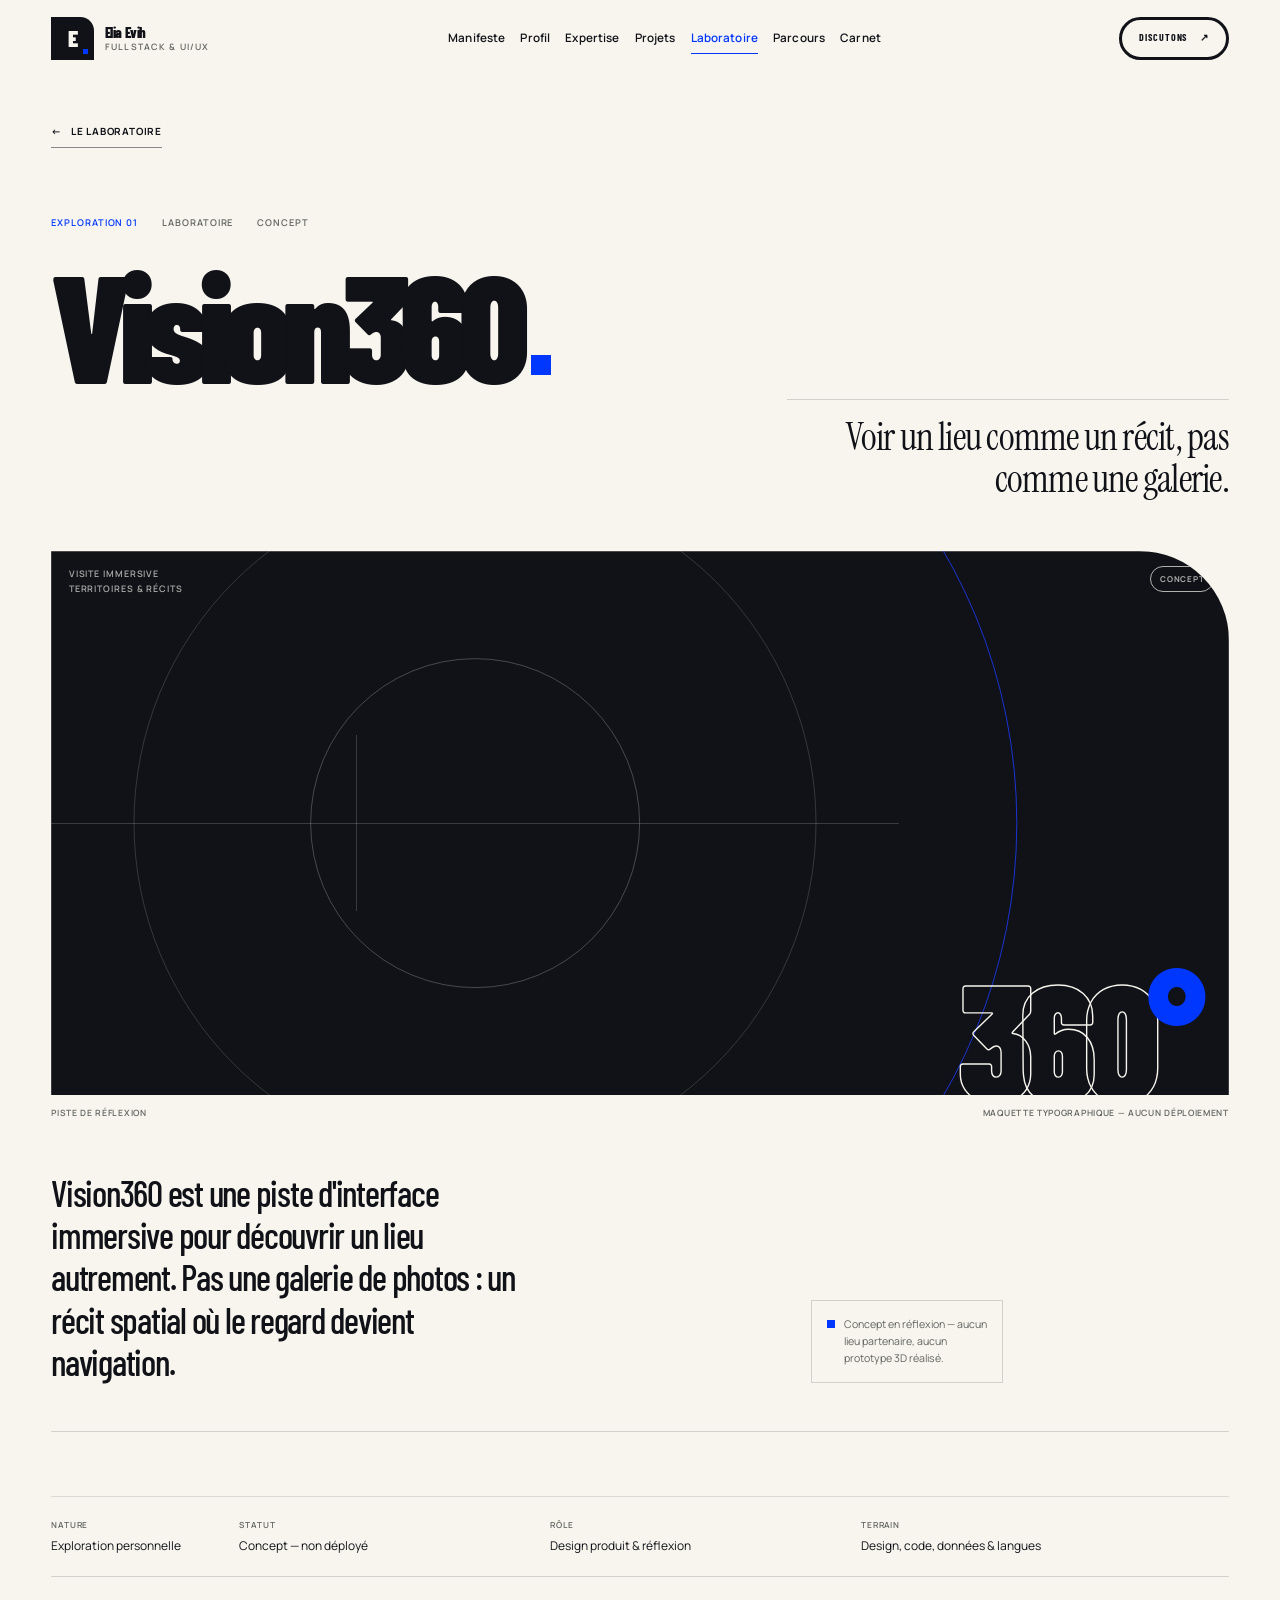
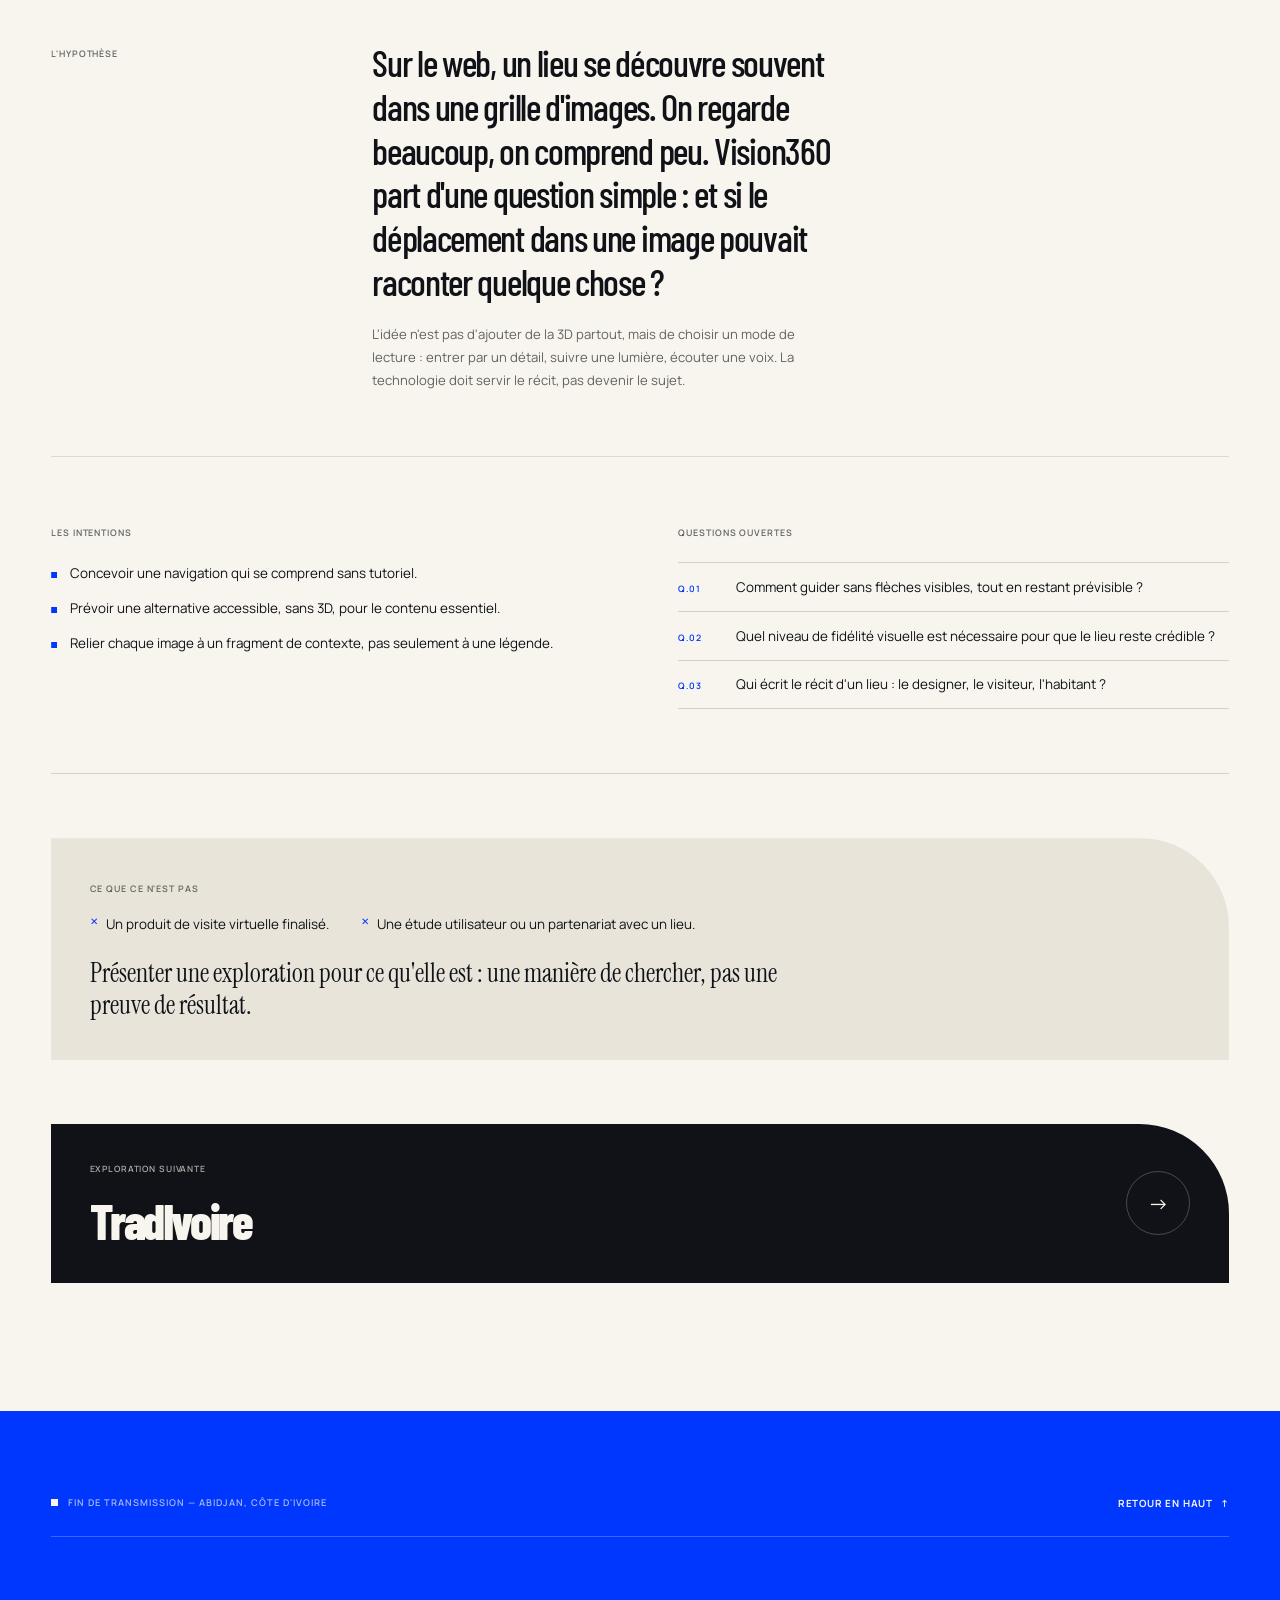
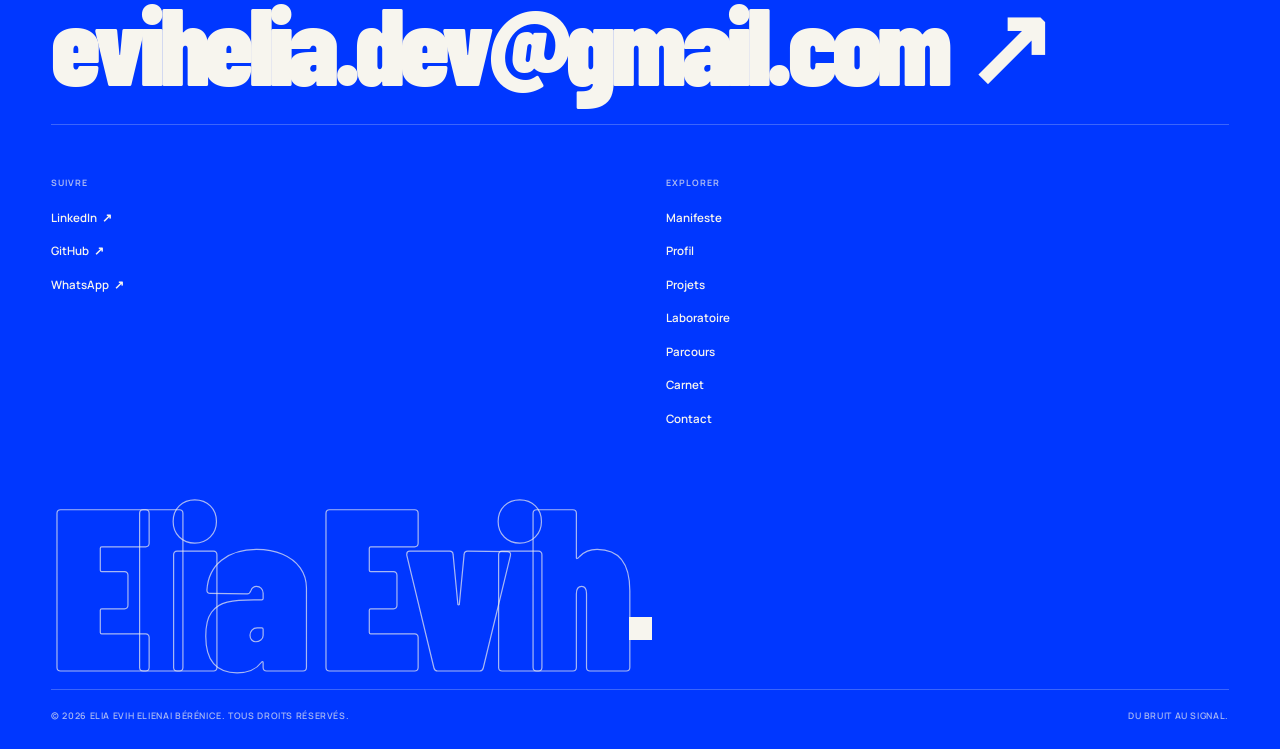
<file: laboratoire-vision360.html>
<!DOCTYPE html>
<html lang="fr">
<head>
  <meta charset="UTF-8" />
  <meta name="viewport" content="width=device-width, initial-scale=1.0, viewport-fit=cover" />
  <title>Vision360 — Laboratoire — Elia Evih</title>
  <meta name="description" content="Exploration UI/UX — Vision360, une piste d'interface immersive pour découvrir un lieu autrement. Concept en réflexion, non déployé." />
  <meta name="theme-color" content="#f7f5ee" />
  <meta property="og:type" content="article" />
  <meta property="og:title" content="Vision360 — Laboratoire — Elia Evih" />
  <meta property="og:description" content="Exploration UI/UX — Vision360, une piste d'interface immersive pour découvrir un lieu autrement. Concept en réflexion, non déployé." />
  <meta property="og:image" content="assets/img/hero-elia-720.webp" />
  <link rel="icon" href="assets/favicon.svg" type="image/svg+xml" />
  <link rel="preconnect" href="https://fonts.googleapis.com" />
  <link rel="preconnect" href="https://fonts.gstatic.com" crossorigin />
  <link href="https://fonts.googleapis.com/css2?family=Barlow+Condensed:wght@500;600;700;800;900&amp;family=Instrument+Serif:ital@0;1&amp;family=Manrope:wght@400;500;600;700&amp;display=swap" rel="stylesheet" />
  <link rel="stylesheet" href="style.css" />
  <script>document.documentElement.classList.add('js');</script>
  <noscript><style>[data-reveal]{opacity:1!important;clip-path:none!important;transform:none!important}</style></noscript>
</head>
<body>
  <a class="skip-link" href="#main">Aller au contenu</a>
  <div class="scroll-progress" aria-hidden="true"></div>

<!-- NAVIGATION -->
  <header class="site-header" id="header">
    <div class="shell header__inner">
      <a href="index.html#top" class="brand" aria-label="Elia Evih — retour en haut">
        <span class="brand__mark" aria-hidden="true">E<span class="brand__dot"></span></span>
        <span class="brand__text">
          <span class="brand__name">Elia Evih</span>
          <span class="brand__role">Fullstack &amp; UI/UX</span>
        </span>
      </a>

      <nav class="nav-desktop" aria-label="Navigation principale">
        <a href="index.html#manifeste">Manifeste</a>
        <a href="index.html#profil">Profil</a>
        <a href="index.html#expertise">Expertise</a>
        <a href="index.html#projets">Projets</a>
        <a href="index.html#laboratoire" class="is-active" aria-current="location">Laboratoire</a>
        <a href="index.html#parcours">Parcours</a>
        <a href="index.html#carnet">Carnet</a>
      </nav>

      <div class="header__actions">
        <a href="mailto:evihelia.dev@gmail.com" class="header__mail">evihelia.dev@gmail.com</a>
        <a href="index.html#contact" class="pill pill--dark header__cta">Discutons <span aria-hidden="true">↗</span></a>
        <button class="menu-toggle" type="button" aria-haspopup="dialog" aria-controls="mobile-menu" aria-expanded="false">
          <span class="menu-toggle__label">Menu</span>
          <span class="menu-toggle__bars" aria-hidden="true"><i></i><i></i></span>
        </button>
      </div>
    </div>
  </header>

  <dialog class="menu-dialog" id="mobile-menu" aria-labelledby="mobile-menu-title">
    <div class="menu-dialog__head">
      <p class="eyebrow" id="mobile-menu-title"><span class="square" aria-hidden="true"></span>Navigation</p>
      <button type="button" class="icon-btn menu-dialog__close" data-dialog-close aria-label="Fermer le menu">
        <span aria-hidden="true">✕</span>
      </button>
    </div>
    <nav class="menu-dialog__nav" aria-label="Navigation mobile">
      <a href="index.html#manifeste"><span>01</span>Manifeste</a>
      <a href="index.html#profil"><span>02</span>Profil</a>
      <a href="index.html#expertise"><span>03</span>Expertise</a>
      <a href="index.html#projets"><span>04</span>Projets</a>
      <a href="index.html#laboratoire"><span>05</span>Laboratoire</a>
      <a href="index.html#parcours"><span>06</span>Parcours</a>
      <a href="index.html#carnet"><span>07</span>Carnet</a>
      <a href="index.html#contact"><span>08</span>Contact</a>
    </nav>
    <div class="menu-dialog__foot">
      <a href="mailto:evihelia.dev@gmail.com">evihelia.dev@gmail.com</a>
      <p>Abidjan, Côte d'Ivoire</p>
      <div class="menu-dialog__socials">
        <a href="https://www.linkedin.com/in/elia0evih" target="_blank" rel="noopener">LinkedIn</a>
        <a href="https://github.com/eliaevih-sys" target="_blank" rel="noopener">GitHub</a>
        <a href="https://wa.me/2250749938656" target="_blank" rel="noopener">WhatsApp</a>
      </div>
    </div>
  </dialog>

  
  <main id="main">

    <article class="concept-page">
      <div class="shell">
        <a href="index.html#laboratoire" class="case-back"><span aria-hidden="true">←</span> Le laboratoire</a>

        <header class="concept-head" data-reveal>
          <p class="case-head__meta"><span>Exploration 01</span><span>Laboratoire</span><span>Concept</span></p>
          <h1 class="concept-head__title">Vision360<span class="title-dot" aria-hidden="true"></span></h1>
          <p class="concept-head__tagline">Voir un lieu comme un récit, pas comme une galerie.</p>
        </header>

        <figure class="concept-cover" data-reveal>
          <div class="lab-visual lab-visual--vision concept-cover__art">
          <span class="vision__ring vision__ring--1" aria-hidden="true"></span>
          <span class="vision__ring vision__ring--2" aria-hidden="true"></span>
          <span class="vision__ring vision__ring--3" aria-hidden="true"></span>
          <span class="vision__cross" aria-hidden="true"></span>
          <span class="vision__word" aria-hidden="true">360<span>°</span></span>
          <span class="vision__meta">Visite immersive<br />Territoires &amp; récits</span>
          <span class="vision__status">Concept</span>
        </div>
          <figcaption><span>Piste de réflexion</span><span>Maquette typographique — aucun déploiement</span></figcaption>
        </figure>

        <div class="concept-intro" data-reveal>
          <p class="concept-intro__lead">Vision360 est une piste d'interface immersive pour découvrir un lieu autrement. Pas une galerie de photos : un récit spatial où le regard devient navigation.</p>
          <p class="concept-intro__status"><span class="square" aria-hidden="true"></span>Concept en réflexion — aucun lieu partenaire, aucun prototype 3D réalisé.</p>
        </div>

        <dl class="case-facts" data-reveal>
          <div><dt>Nature</dt><dd>Exploration personnelle</dd></div>
          <div><dt>Statut</dt><dd>Concept — non déployé</dd></div>
          <div><dt>Rôle</dt><dd>Design produit &amp; réflexion</dd></div>
          <div><dt>Terrain</dt><dd>Design, code, données &amp; langues</dd></div>
        </dl>

        <section class="case-chapter" data-reveal>
          <p class="case-chapter__label">L'hypothèse</p>
          <div class="case-chapter__body">
            <p class="case-chapter__lead">Sur le web, un lieu se découvre souvent dans une grille d'images. On regarde beaucoup, on comprend peu. Vision360 part d'une question simple : et si le déplacement dans une image pouvait raconter quelque chose ?</p>
            <p class="case-chapter__note">L'idée n'est pas d'ajouter de la 3D partout, mais de choisir un mode de lecture : entrer par un détail, suivre une lumière, écouter une voix. La technologie doit servir le récit, pas devenir le sujet.</p>
          </div>
        </section>

        <div class="concept-split" data-reveal>
          <section>
            <p class="case-chapter__label">Les intentions</p>
            <ul class="concept-intentions">
              <li><span aria-hidden="true"></span>Concevoir une navigation qui se comprend sans tutoriel.</li>
              <li><span aria-hidden="true"></span>Prévoir une alternative accessible, sans 3D, pour le contenu essentiel.</li>
              <li><span aria-hidden="true"></span>Relier chaque image à un fragment de contexte, pas seulement à une légende.</li>
            </ul>
          </section>
          <section>
            <p class="case-chapter__label">Questions ouvertes</p>
            <ol class="concept-questions">
              <li>Comment guider sans flèches visibles, tout en restant prévisible ?</li>
              <li>Quel niveau de fidélité visuelle est nécessaire pour que le lieu reste crédible ?</li>
              <li>Qui écrit le récit d'un lieu : le designer, le visiteur, l'habitant ?</li>
            </ol>
          </section>
        </div>

        <section class="concept-limit" data-reveal>
          <p class="case-chapter__label">Ce que ce n'est pas</p>
          <ul>
            <li>Un produit de visite virtuelle finalisé.</li>
            <li>Une étude utilisateur ou un partenariat avec un lieu.</li>
          </ul>
          <p>Présenter une exploration pour ce qu'elle est : une manière de chercher, pas une preuve de résultat.</p>
        </section>

        <a href="laboratoire-tradivoire.html" class="case-next">
          <span class="case-next__meta">Exploration suivante</span>
          <span class="case-next__title">TradIvoire</span>
          <span class="case-next__arrow" aria-hidden="true">→</span>
        </a>
      </div>
    </article>

  </main>

<!-- ================= FOOTER ================= -->
  <footer class="footer">
    <div class="shell">
      <div class="footer__head">
        <p class="footer__kicker"><span class="footer__tick" aria-hidden="true"></span>Fin de transmission — Abidjan, Côte d'Ivoire</p>
        <a href="index.html#top" class="footer__back">Retour en haut <span aria-hidden="true">↑</span></a>
      </div>

      <a class="footer__mail" href="mailto:evihelia.dev@gmail.com" aria-label="Écrire à evihelia.dev@gmail.com">
        evihelia.dev@gmail.com <span aria-hidden="true">↗</span>
      </a>

      <div class="footer__meta">
        <div class="footer__meta-col">
          <p class="footer__label">Suivre</p>
          <a href="https://www.linkedin.com/in/elia0evih" target="_blank" rel="noopener">LinkedIn <span aria-hidden="true">↗</span></a>
          <a href="https://github.com/eliaevih-sys" target="_blank" rel="noopener">GitHub <span aria-hidden="true">↗</span></a>
          <a href="https://wa.me/2250749938656" target="_blank" rel="noopener">WhatsApp <span aria-hidden="true">↗</span></a>
        </div>

        <nav class="footer__meta-col" aria-label="Navigation de pied de page">
          <p class="footer__label">Explorer</p>
          <a href="index.html#manifeste">Manifeste</a>
          <a href="index.html#profil">Profil</a>
          <a href="index.html#projets">Projets</a>
          <a href="index.html#laboratoire">Laboratoire</a>
          <a href="index.html#parcours">Parcours</a>
          <a href="index.html#carnet">Carnet</a>
          <a href="index.html#contact">Contact</a>
        </nav>
      </div>

      <div class="footer__wordmark" aria-hidden="true">Elia Evih<span class="footer__wordmark-dot"></span></div>

      <div class="footer__bottom">
        <p>© <span data-year>2026</span> Elia Evih Elienai Bérénice. Tous droits réservés.</p>
        <p>Du bruit au signal.</p>
      </div>
    </div>
  </footer>

  
  <script src="script.js"></script>
</body>
</html>
</file>
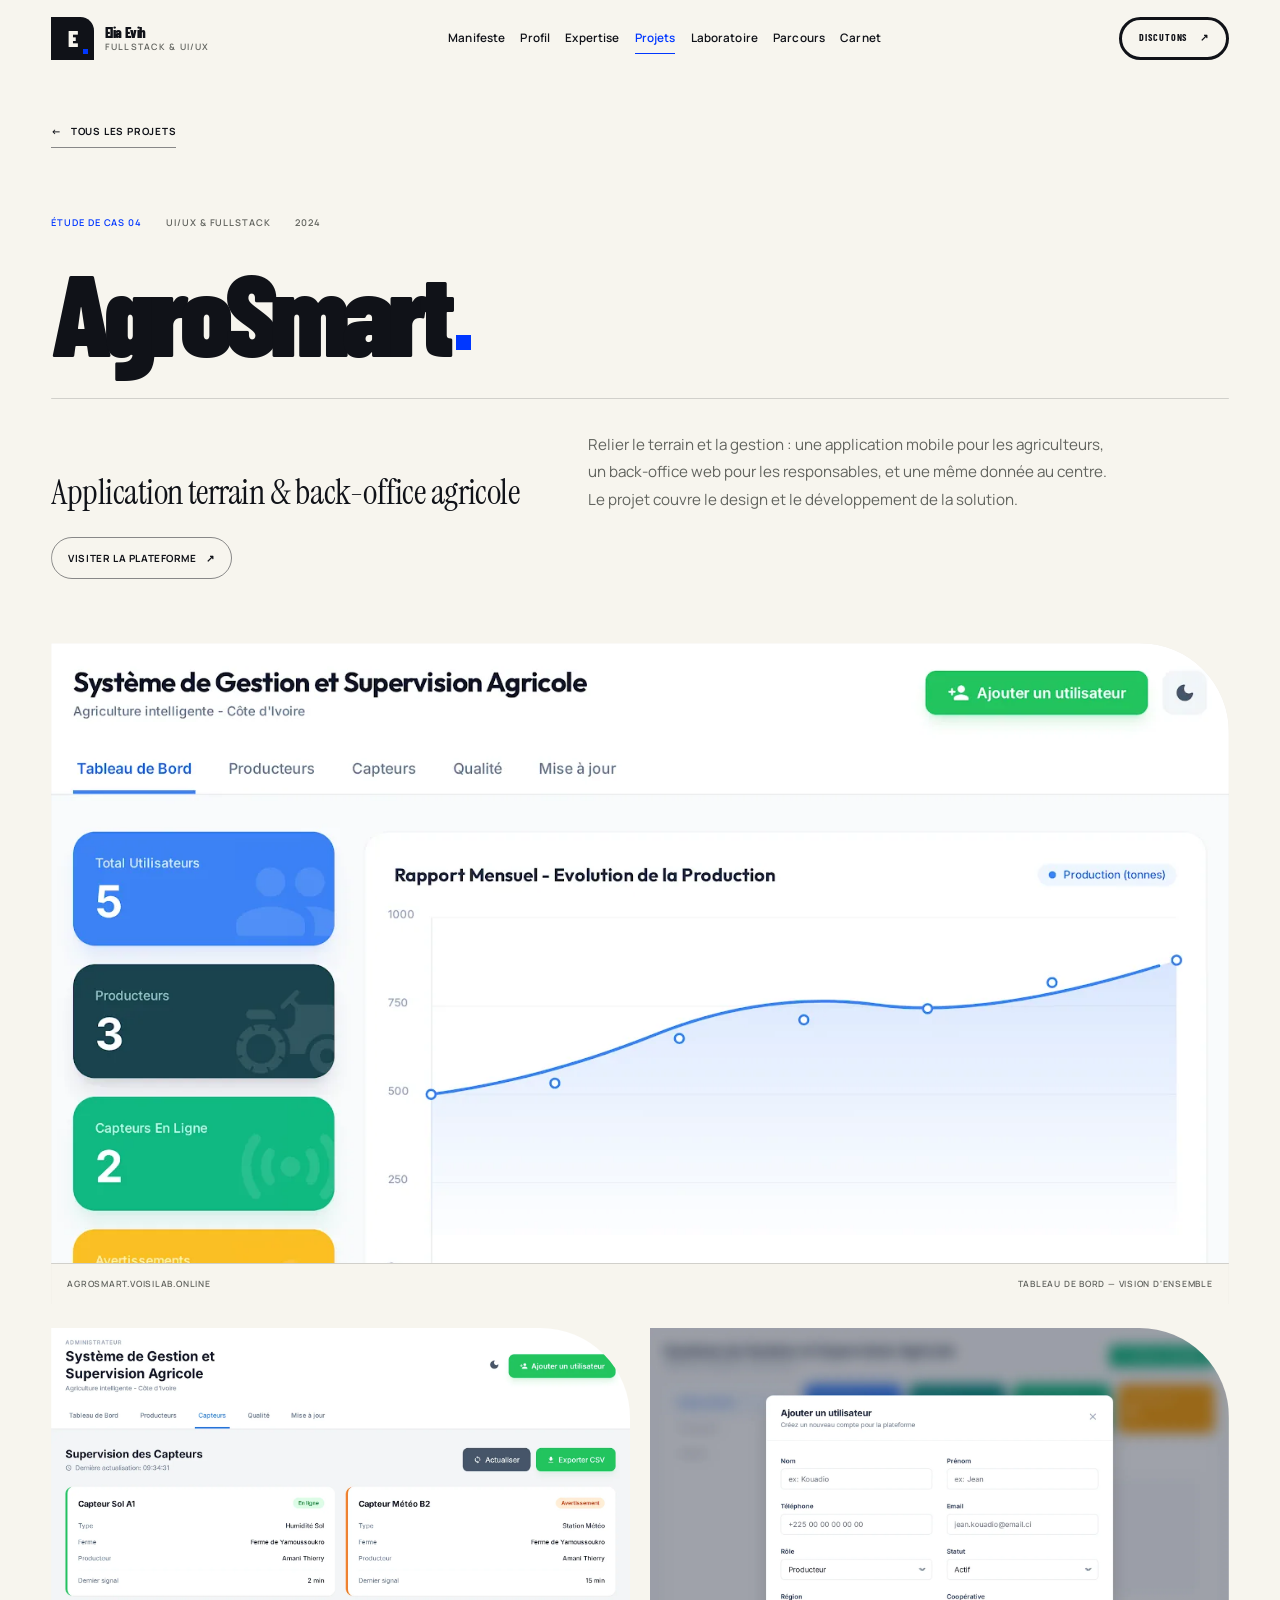
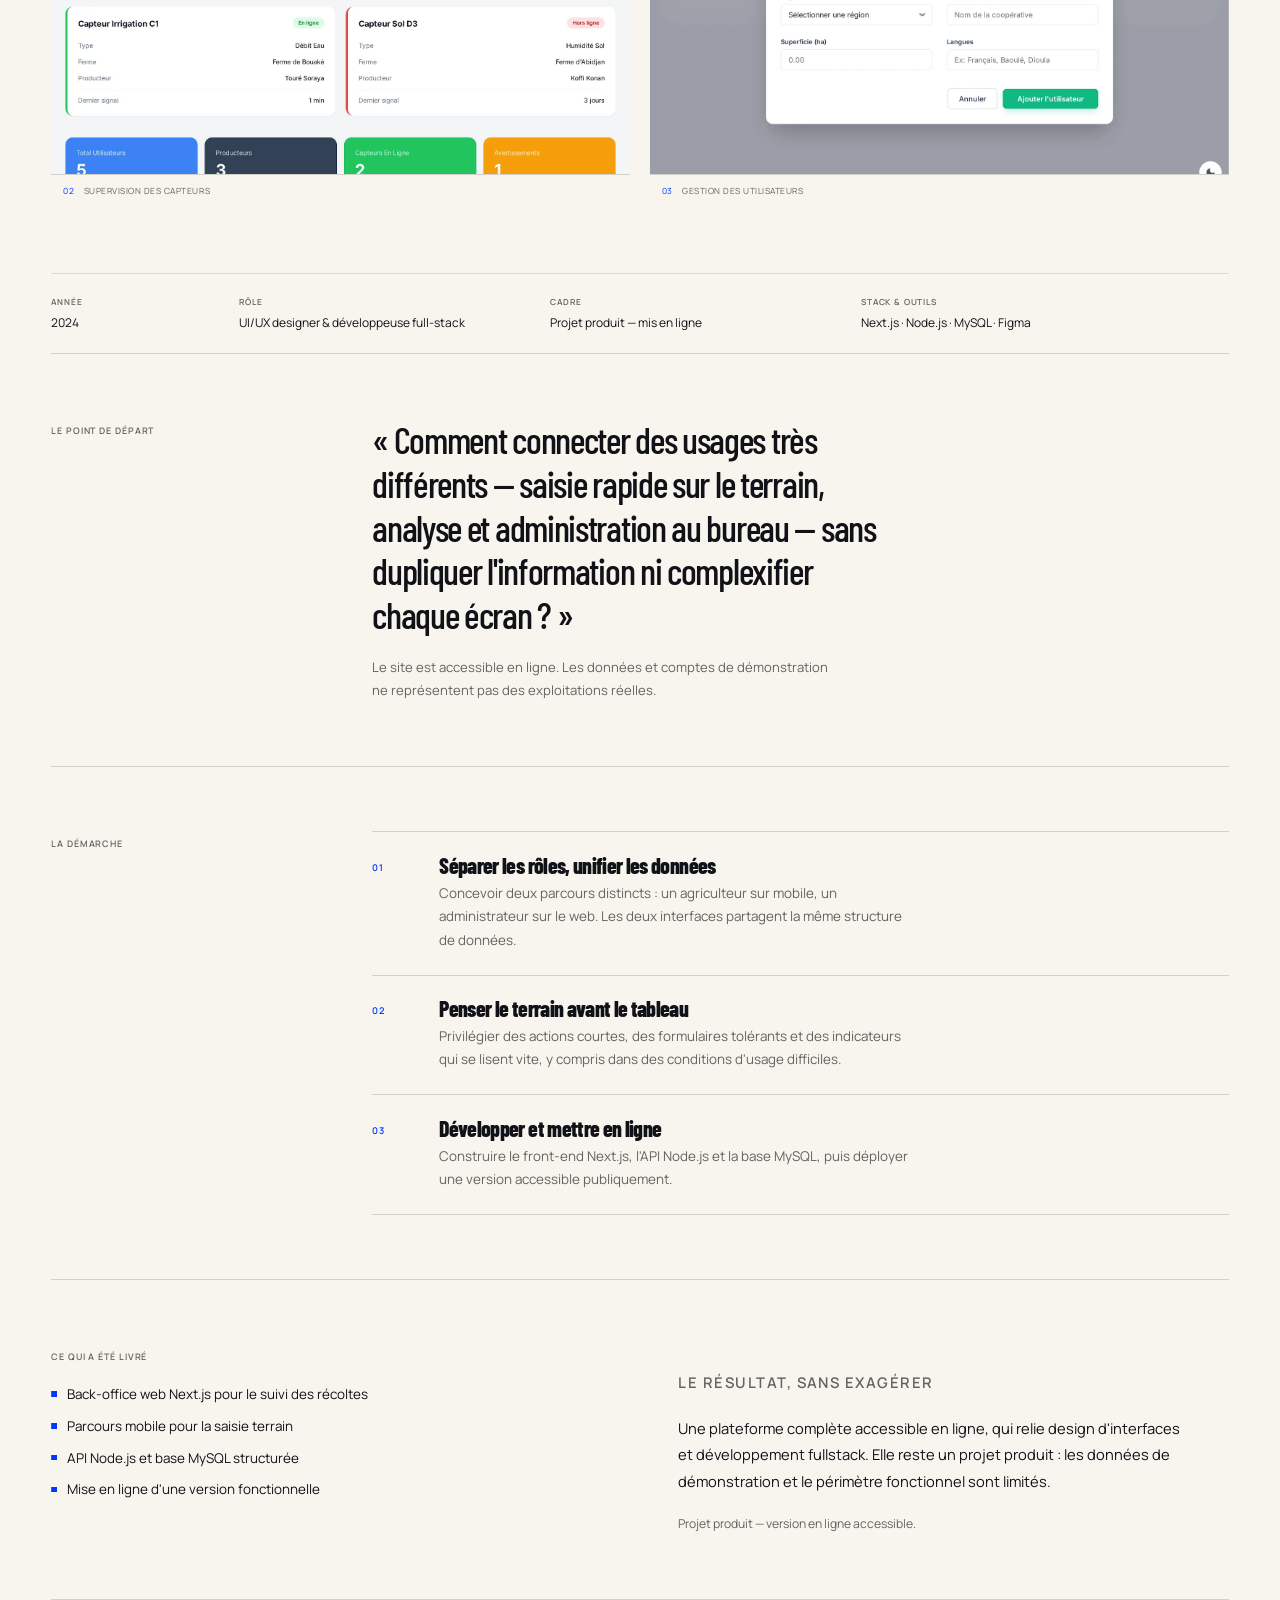
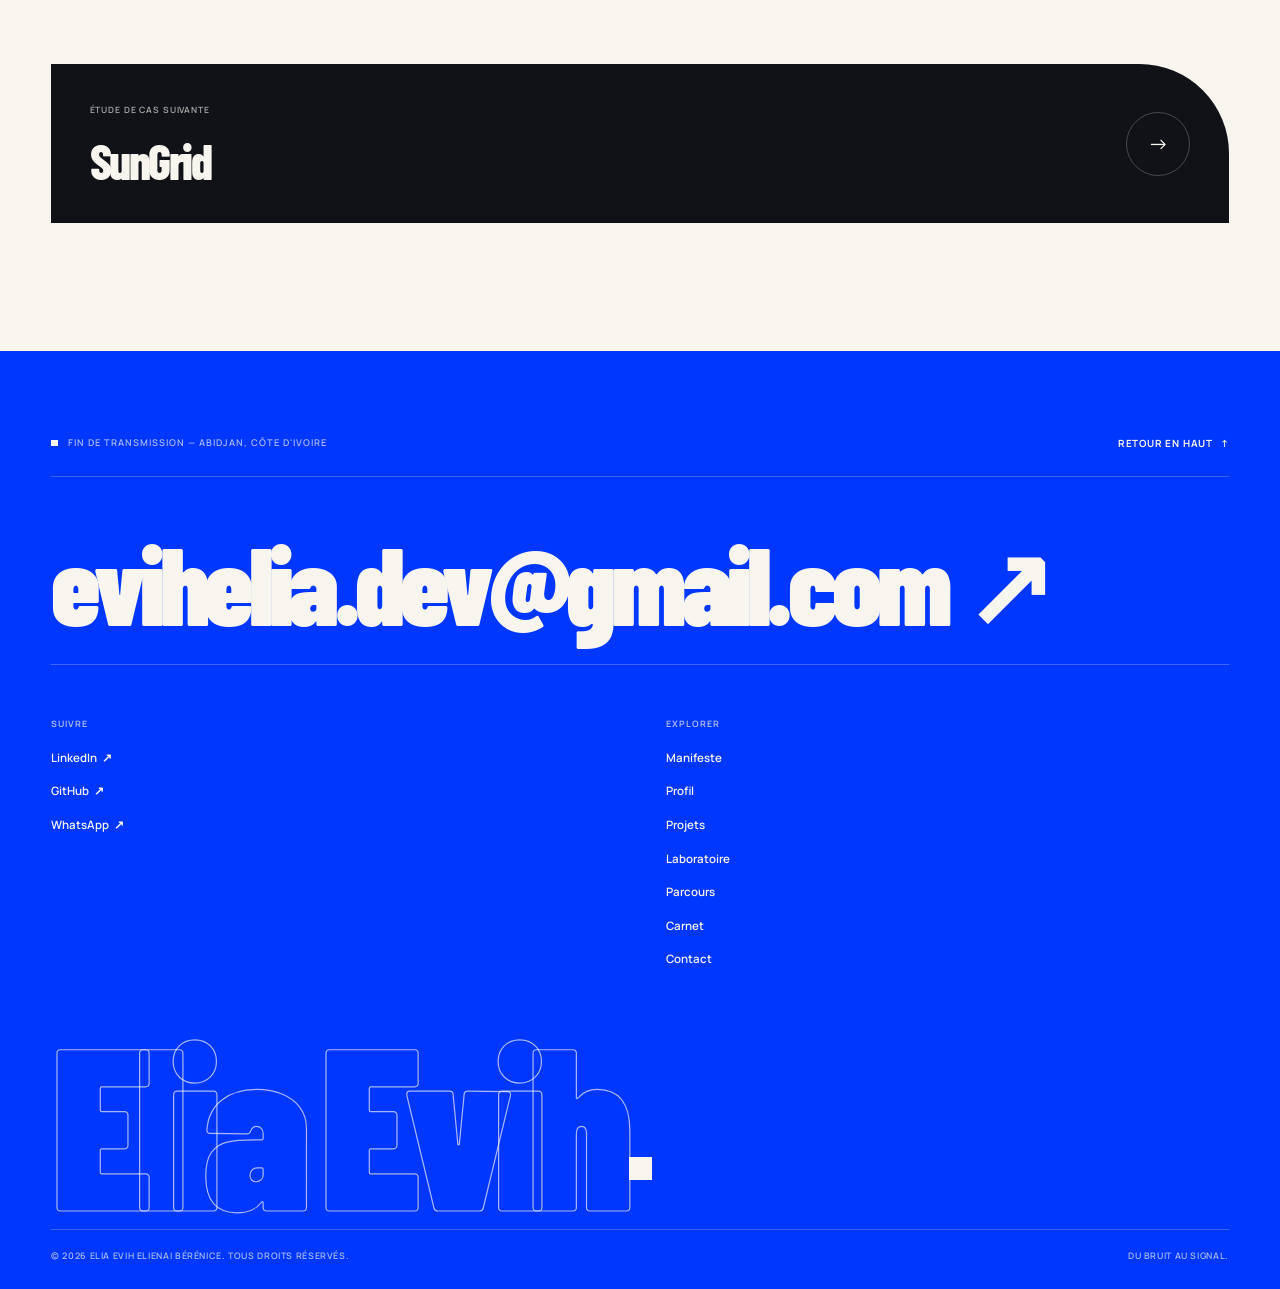
<file: projet-agrosmart.html>
<!DOCTYPE html>
<html lang="fr">
<head>
  <meta charset="UTF-8" />
  <meta name="viewport" content="width=device-width, initial-scale=1.0, viewport-fit=cover" />
  <title>AgroSmart — Application terrain &amp; back-office agricole — Elia Evih</title>
  <meta name="description" content="Étude de cas — solution agricole fullstack : interface d'administration web, application mobile terrain et base MySQL." />
  <meta name="theme-color" content="#f7f5ee" />
  <meta property="og:type" content="article" />
  <meta property="og:title" content="AgroSmart — Application terrain &amp; back-office agricole — Elia Evih" />
  <meta property="og:description" content="Étude de cas — solution agricole fullstack : interface d'administration web, application mobile terrain et base MySQL." />
  <meta property="og:image" content="assets/img/hero-elia-720.webp" />
  <link rel="icon" href="assets/favicon.svg" type="image/svg+xml" />
  <link rel="preconnect" href="https://fonts.googleapis.com" />
  <link rel="preconnect" href="https://fonts.gstatic.com" crossorigin />
  <link href="https://fonts.googleapis.com/css2?family=Barlow+Condensed:wght@500;600;700;800;900&amp;family=Instrument+Serif:ital@0;1&amp;family=Manrope:wght@400;500;600;700&amp;display=swap" rel="stylesheet" />
  <link rel="stylesheet" href="style.css" />
  <script>document.documentElement.classList.add('js');</script>
  <noscript><style>[data-reveal]{opacity:1!important;clip-path:none!important;transform:none!important}</style></noscript>
</head>
<body>
  <a class="skip-link" href="#main">Aller au contenu</a>
  <div class="scroll-progress" aria-hidden="true"></div>

<!-- NAVIGATION -->
  <header class="site-header" id="header">
    <div class="shell header__inner">
      <a href="index.html#top" class="brand" aria-label="Elia Evih — retour en haut">
        <span class="brand__mark" aria-hidden="true">E<span class="brand__dot"></span></span>
        <span class="brand__text">
          <span class="brand__name">Elia Evih</span>
          <span class="brand__role">Fullstack &amp; UI/UX</span>
        </span>
      </a>

      <nav class="nav-desktop" aria-label="Navigation principale">
        <a href="index.html#manifeste">Manifeste</a>
        <a href="index.html#profil">Profil</a>
        <a href="index.html#expertise">Expertise</a>
        <a href="index.html#projets" class="is-active" aria-current="location">Projets</a>
        <a href="index.html#laboratoire">Laboratoire</a>
        <a href="index.html#parcours">Parcours</a>
        <a href="index.html#carnet">Carnet</a>
      </nav>

      <div class="header__actions">
        <a href="mailto:evihelia.dev@gmail.com" class="header__mail">evihelia.dev@gmail.com</a>
        <a href="index.html#contact" class="pill pill--dark header__cta">Discutons <span aria-hidden="true">↗</span></a>
        <button class="menu-toggle" type="button" aria-haspopup="dialog" aria-controls="mobile-menu" aria-expanded="false">
          <span class="menu-toggle__label">Menu</span>
          <span class="menu-toggle__bars" aria-hidden="true"><i></i><i></i></span>
        </button>
      </div>
    </div>
  </header>

  <dialog class="menu-dialog" id="mobile-menu" aria-labelledby="mobile-menu-title">
    <div class="menu-dialog__head">
      <p class="eyebrow" id="mobile-menu-title"><span class="square" aria-hidden="true"></span>Navigation</p>
      <button type="button" class="icon-btn menu-dialog__close" data-dialog-close aria-label="Fermer le menu">
        <span aria-hidden="true">✕</span>
      </button>
    </div>
    <nav class="menu-dialog__nav" aria-label="Navigation mobile">
      <a href="index.html#manifeste"><span>01</span>Manifeste</a>
      <a href="index.html#profil"><span>02</span>Profil</a>
      <a href="index.html#expertise"><span>03</span>Expertise</a>
      <a href="index.html#projets"><span>04</span>Projets</a>
      <a href="index.html#laboratoire"><span>05</span>Laboratoire</a>
      <a href="index.html#parcours"><span>06</span>Parcours</a>
      <a href="index.html#carnet"><span>07</span>Carnet</a>
      <a href="index.html#contact"><span>08</span>Contact</a>
    </nav>
    <div class="menu-dialog__foot">
      <a href="mailto:evihelia.dev@gmail.com">evihelia.dev@gmail.com</a>
      <p>Abidjan, Côte d'Ivoire</p>
      <div class="menu-dialog__socials">
        <a href="https://www.linkedin.com/in/elia0evih" target="_blank" rel="noopener">LinkedIn</a>
        <a href="https://github.com/eliaevih-sys" target="_blank" rel="noopener">GitHub</a>
        <a href="https://wa.me/2250749938656" target="_blank" rel="noopener">WhatsApp</a>
      </div>
    </div>
  </dialog>

  
  <main id="main">

    <article class="case-page">
      <div class="shell">
        <a href="index.html#projets" class="case-back"><span aria-hidden="true">←</span> Tous les projets</a>

        <header class="case-head" data-reveal>
          <div class="case-head__meta">
            <span>Étude de cas 04</span>
            <span>UI/UX &amp; fullstack</span>
            <span>2024</span>
          </div>
          <h1 class="case-head__title">AgroSmart<span class="title-dot" aria-hidden="true"></span></h1>
          <div class="case-head__bottom">
            <p class="case-head__subtitle">Application terrain &amp; back-office agricole</p>
            <p class="case-head__intro">Relier le terrain et la gestion : une application mobile pour les agriculteurs, un back-office web pour les responsables, et une même donnée au centre. Le projet couvre le design et le développement de la solution.</p>
          </div>
          <a class="case-external" href="https://agrosmart.voisilab.online" target="_blank" rel="noopener">Visiter la plateforme <span aria-hidden="true">↗</span></a>
        </header>

        <figure class="case-media" data-reveal>
      <img src="assets/img/agrosmart-dashboard-1433.webp" srcset="assets/img/agrosmart-dashboard-900.webp 900w, assets/img/agrosmart-dashboard-1433.webp 1433w" sizes="100vw" width="1433" height="1600" alt="Tableau de bord agricole de la solution AgroSmart" fetchpriority="high" decoding="async" />
      <figcaption><span>agrosmart.voisilab.online</span><span>Tableau de bord — vision d'ensemble</span></figcaption>
    </figure>
        <div class="case-gallery case-gallery--2" data-reveal>
      <figure class="case-gallery__item">
        <img src="assets/img/agrosmart-sensors-1600.webp" srcset="assets/img/agrosmart-sensors-900.webp 900w, assets/img/agrosmart-sensors-1600.webp 1600w" sizes="100vw" width="1600" height="1431" alt="Vue de supervision des capteurs dans AgroSmart" loading="lazy" decoding="async" />
        <figcaption><span>02</span>Supervision des capteurs</figcaption>
      </figure>
      <figure class="case-gallery__item">
        <img src="assets/img/agrosmart-users-1600.webp" srcset="assets/img/agrosmart-users-900.webp 900w, assets/img/agrosmart-users-1600.webp 1600w" sizes="100vw" width="1600" height="1280" alt="Formulaire d'ajout d'utilisateur dans AgroSmart" loading="lazy" decoding="async" />
        <figcaption><span>03</span>Gestion des utilisateurs</figcaption>
      </figure>
    </div>

        <dl class="case-facts" data-reveal>
          <div><dt>Année</dt><dd>2024</dd></div>
          <div><dt>Rôle</dt><dd>UI/UX designer &amp; développeuse full-stack</dd></div>
          <div><dt>Cadre</dt><dd>Projet produit — mis en ligne</dd></div>
          <div><dt>Stack &amp; outils</dt><dd>Next.js · Node.js · MySQL · Figma</dd></div>
        </dl>

        <section class="case-chapter" data-reveal>
          <p class="case-chapter__label">Le point de départ</p>
          <div class="case-chapter__body">
            <p class="case-chapter__lead">« Comment connecter des usages très différents — saisie rapide sur le terrain, analyse et administration au bureau — sans dupliquer l'information ni complexifier chaque écran ? »</p>
            <p class="case-chapter__note">Le site est accessible en ligne. Les données et comptes de démonstration ne représentent pas des exploitations réelles.</p>
          </div>
        </section>

        <section class="case-chapter" data-reveal>
          <p class="case-chapter__label">La démarche</p>
          <div class="case-chapter__body">
            <div class="case-steps">
              <div class="case-step">
                <span class="case-step__num">01</span>
                <h2>Séparer les rôles, unifier les données</h2>
                <p>Concevoir deux parcours distincts : un agriculteur sur mobile, un administrateur sur le web. Les deux interfaces partagent la même structure de données.</p>
              </div>
              <div class="case-step">
                <span class="case-step__num">02</span>
                <h2>Penser le terrain avant le tableau</h2>
                <p>Privilégier des actions courtes, des formulaires tolérants et des indicateurs qui se lisent vite, y compris dans des conditions d'usage difficiles.</p>
              </div>
              <div class="case-step">
                <span class="case-step__num">03</span>
                <h2>Développer et mettre en ligne</h2>
                <p>Construire le front-end Next.js, l'API Node.js et la base MySQL, puis déployer une version accessible publiquement.</p>
              </div>
            </div>
          </div>
        </section>

        <div class="case-outcome" data-reveal>
          <section class="case-deliver">
            <p class="case-chapter__label">Ce qui a été livré</p>
            <ul>
              <li>Back-office web Next.js pour le suivi des récoltes</li>
              <li>Parcours mobile pour la saisie terrain</li>
              <li>API Node.js et base MySQL structurée</li>
              <li>Mise en ligne d'une version fonctionnelle</li>
            </ul>
          </section>
          <section class="case-result">
            <p class="case-chapter__label">Le résultat, sans exagérer</p>
            <p>Une plateforme complète accessible en ligne, qui relie design d'interfaces et développement fullstack. Elle reste un projet produit : les données de démonstration et le périmètre fonctionnel sont limités.</p>
            <p class="case-result__note">Projet produit — version en ligne accessible.</p>
          </section>
        </div>

        <a href="projet-sungrid.html" class="case-next">
          <span class="case-next__meta">Étude de cas suivante</span>
          <span class="case-next__title">SunGrid</span>
          <span class="case-next__arrow" aria-hidden="true">→</span>
        </a>
      </div>
    </article>

  </main>

<!-- ================= FOOTER ================= -->
  <footer class="footer">
    <div class="shell">
      <div class="footer__head">
        <p class="footer__kicker"><span class="footer__tick" aria-hidden="true"></span>Fin de transmission — Abidjan, Côte d'Ivoire</p>
        <a href="index.html#top" class="footer__back">Retour en haut <span aria-hidden="true">↑</span></a>
      </div>

      <a class="footer__mail" href="mailto:evihelia.dev@gmail.com" aria-label="Écrire à evihelia.dev@gmail.com">
        evihelia.dev@gmail.com <span aria-hidden="true">↗</span>
      </a>

      <div class="footer__meta">
        <div class="footer__meta-col">
          <p class="footer__label">Suivre</p>
          <a href="https://www.linkedin.com/in/elia0evih" target="_blank" rel="noopener">LinkedIn <span aria-hidden="true">↗</span></a>
          <a href="https://github.com/eliaevih-sys" target="_blank" rel="noopener">GitHub <span aria-hidden="true">↗</span></a>
          <a href="https://wa.me/2250749938656" target="_blank" rel="noopener">WhatsApp <span aria-hidden="true">↗</span></a>
        </div>

        <nav class="footer__meta-col" aria-label="Navigation de pied de page">
          <p class="footer__label">Explorer</p>
          <a href="index.html#manifeste">Manifeste</a>
          <a href="index.html#profil">Profil</a>
          <a href="index.html#projets">Projets</a>
          <a href="index.html#laboratoire">Laboratoire</a>
          <a href="index.html#parcours">Parcours</a>
          <a href="index.html#carnet">Carnet</a>
          <a href="index.html#contact">Contact</a>
        </nav>
      </div>

      <div class="footer__wordmark" aria-hidden="true">Elia Evih<span class="footer__wordmark-dot"></span></div>

      <div class="footer__bottom">
        <p>© <span data-year>2026</span> Elia Evih Elienai Bérénice. Tous droits réservés.</p>
        <p>Du bruit au signal.</p>
      </div>
    </div>
  </footer>

  
  <script src="script.js"></script>
</body>
</html>
</file>
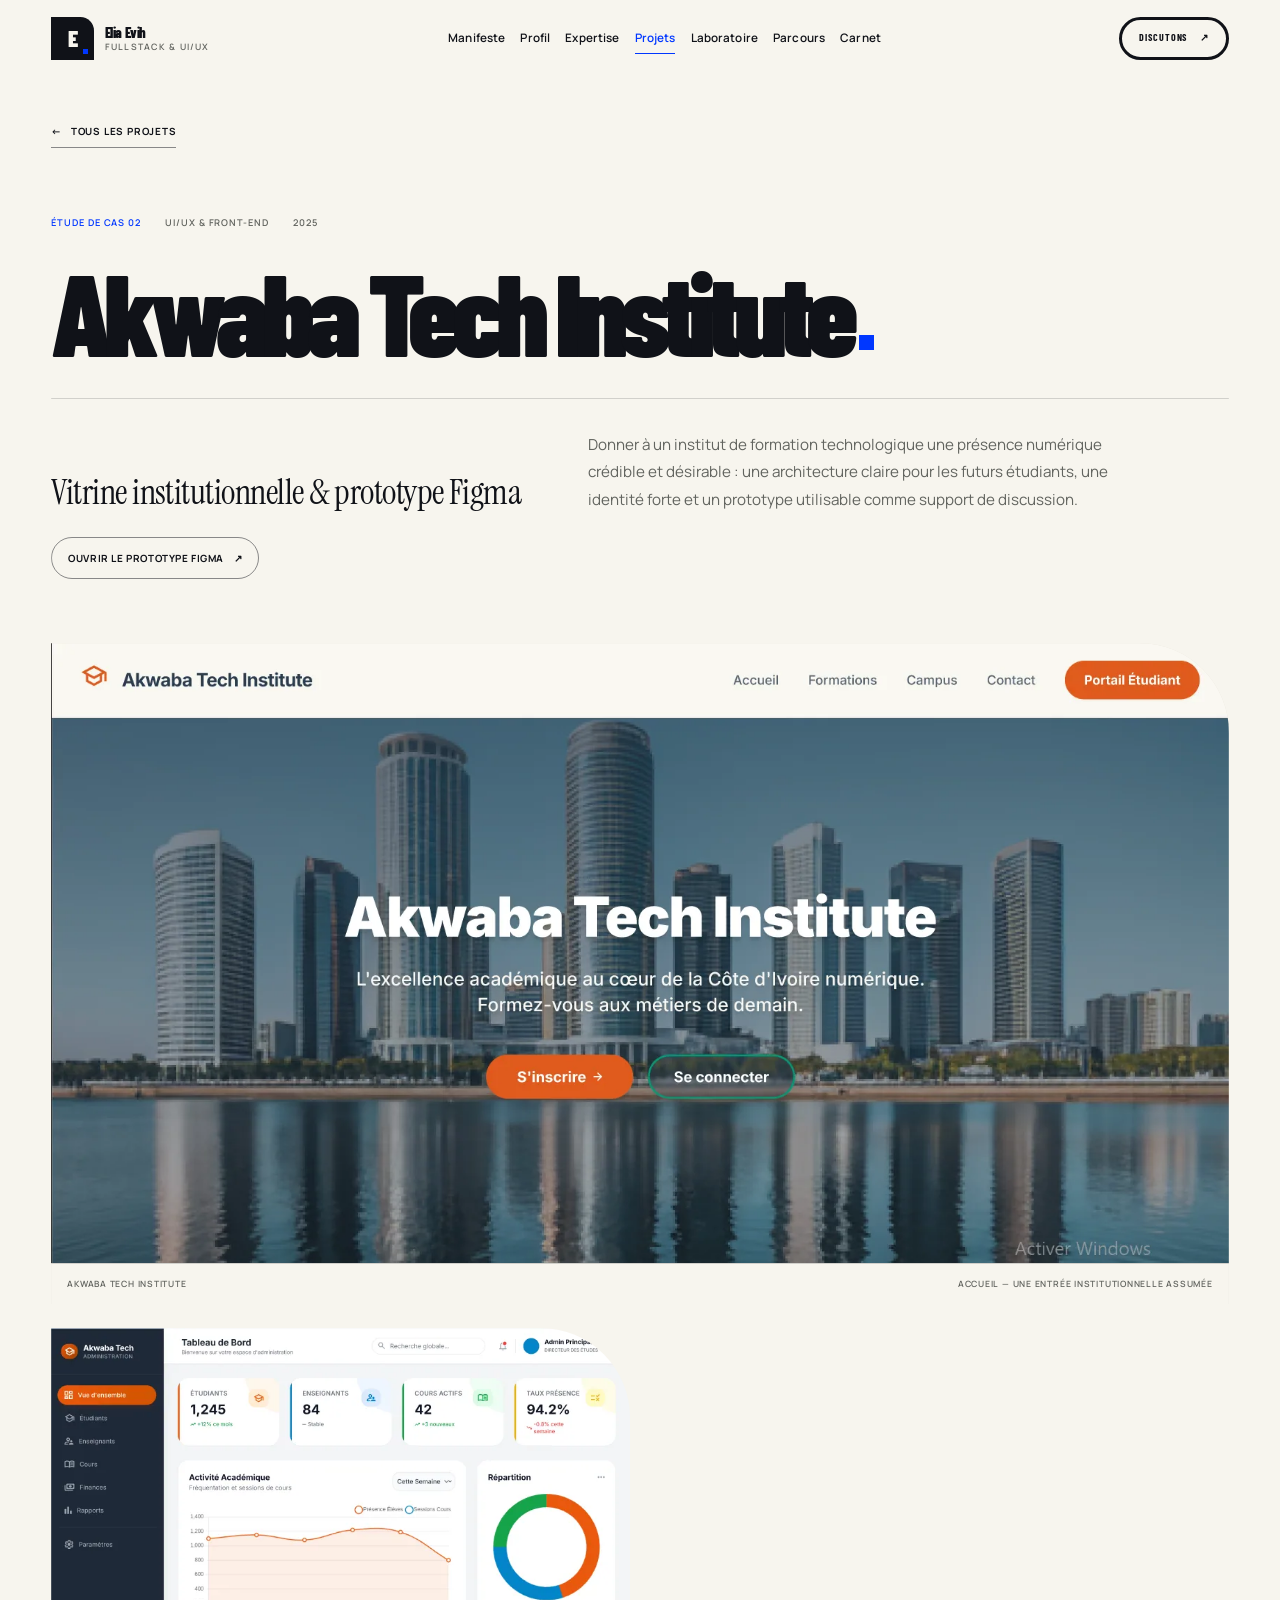
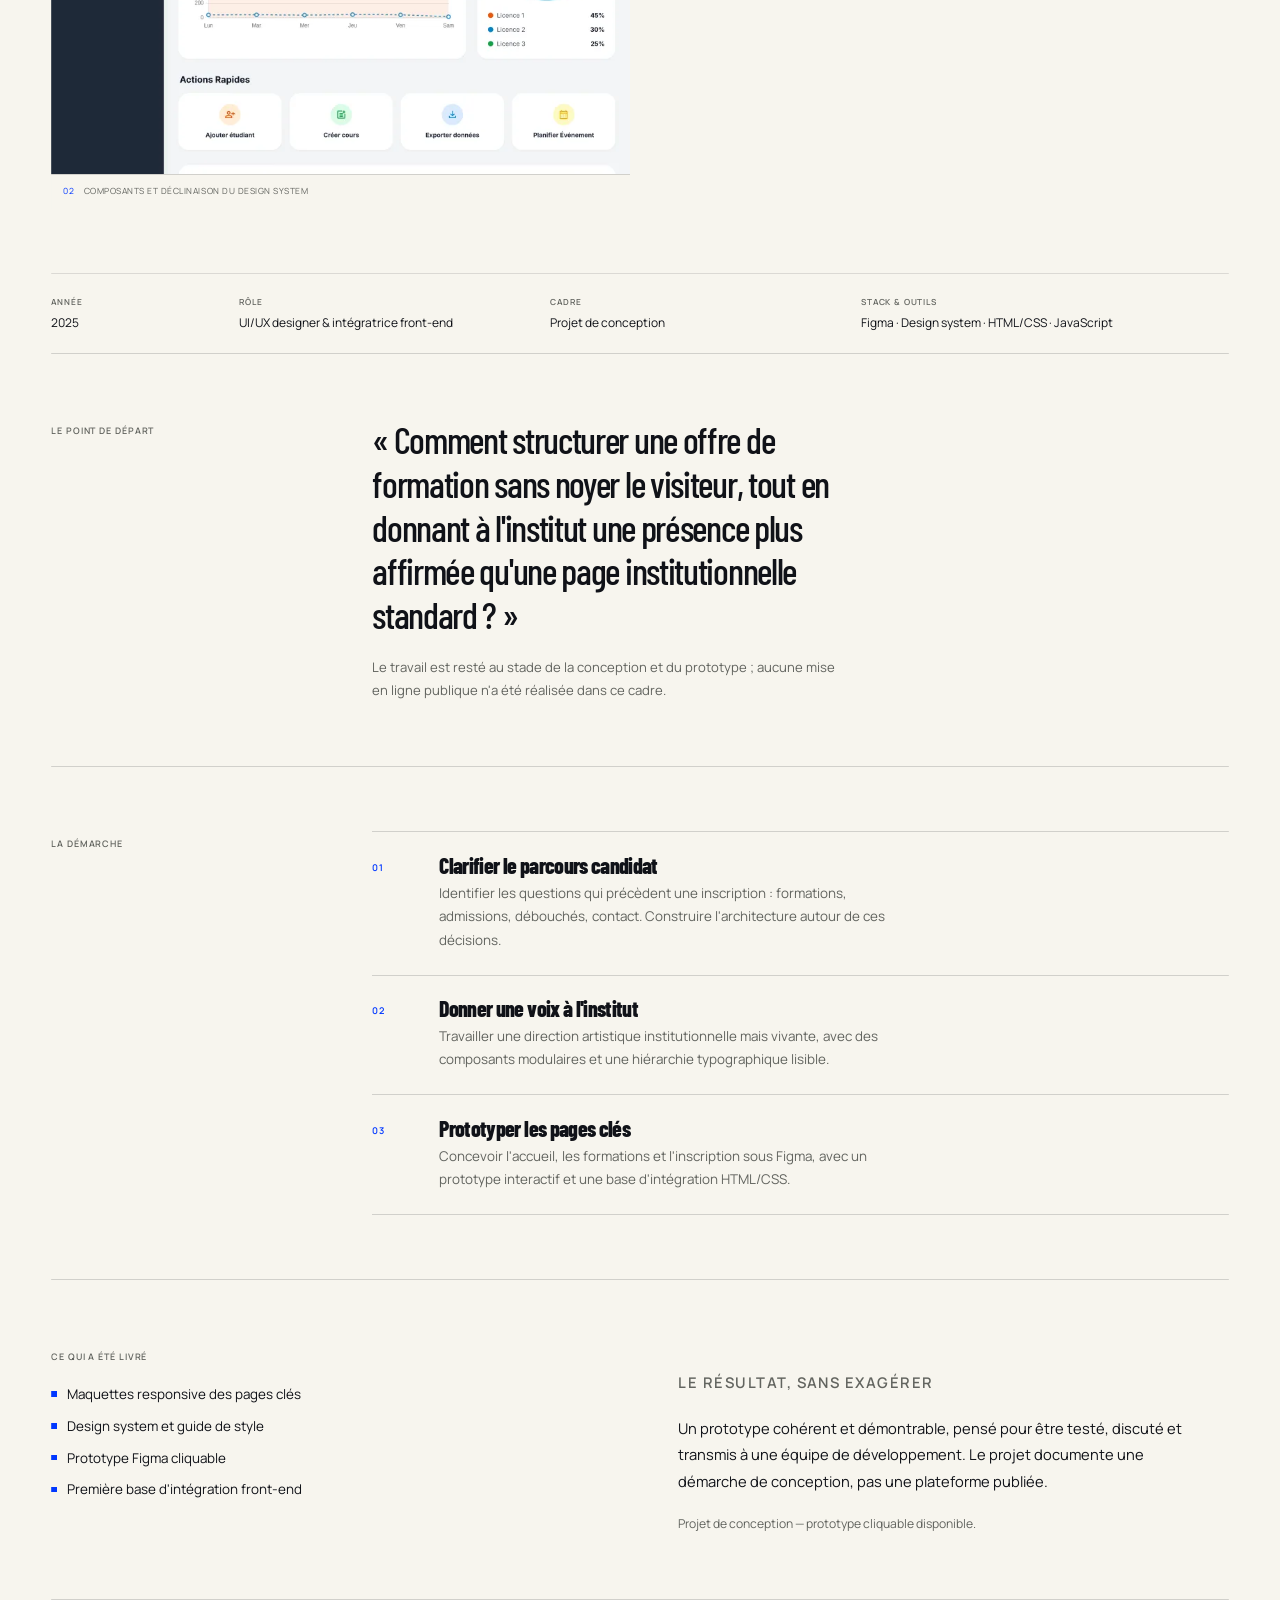
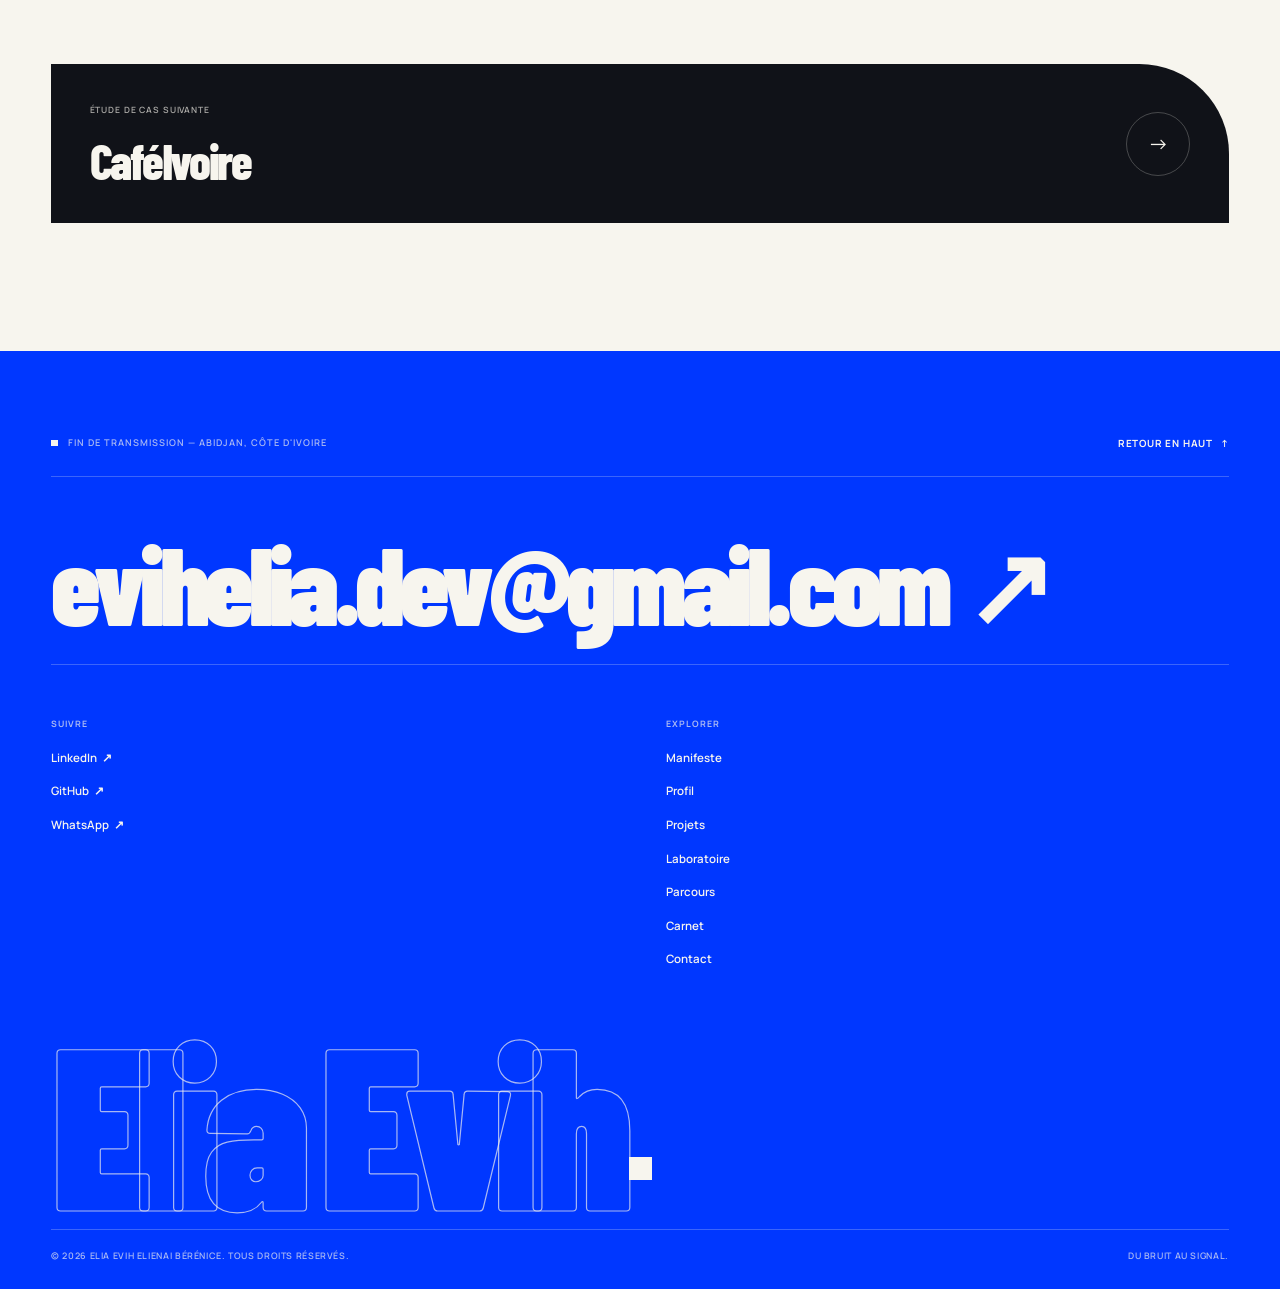
<file: projet-akwaba.html>
<!DOCTYPE html>
<html lang="fr">
<head>
  <meta charset="UTF-8" />
  <meta name="viewport" content="width=device-width, initial-scale=1.0, viewport-fit=cover" />
  <title>Akwaba Tech Institute — Vitrine institutionnelle &amp; prototype Figma — Elia Evih</title>
  <meta name="description" content="Étude de cas UI/UX — plateforme institutionnelle d'un institut de formation technologique : identité, design system et prototype interactif." />
  <meta name="theme-color" content="#f7f5ee" />
  <meta property="og:type" content="article" />
  <meta property="og:title" content="Akwaba Tech Institute — Vitrine institutionnelle &amp; prototype Figma — Elia Evih" />
  <meta property="og:description" content="Étude de cas UI/UX — plateforme institutionnelle d'un institut de formation technologique : identité, design system et prototype interactif." />
  <meta property="og:image" content="assets/img/hero-elia-720.webp" />
  <link rel="icon" href="assets/favicon.svg" type="image/svg+xml" />
  <link rel="preconnect" href="https://fonts.googleapis.com" />
  <link rel="preconnect" href="https://fonts.gstatic.com" crossorigin />
  <link href="https://fonts.googleapis.com/css2?family=Barlow+Condensed:wght@500;600;700;800;900&amp;family=Instrument+Serif:ital@0;1&amp;family=Manrope:wght@400;500;600;700&amp;display=swap" rel="stylesheet" />
  <link rel="stylesheet" href="style.css" />
  <script>document.documentElement.classList.add('js');</script>
  <noscript><style>[data-reveal]{opacity:1!important;clip-path:none!important;transform:none!important}</style></noscript>
</head>
<body>
  <a class="skip-link" href="#main">Aller au contenu</a>
  <div class="scroll-progress" aria-hidden="true"></div>

<!-- NAVIGATION -->
  <header class="site-header" id="header">
    <div class="shell header__inner">
      <a href="index.html#top" class="brand" aria-label="Elia Evih — retour en haut">
        <span class="brand__mark" aria-hidden="true">E<span class="brand__dot"></span></span>
        <span class="brand__text">
          <span class="brand__name">Elia Evih</span>
          <span class="brand__role">Fullstack &amp; UI/UX</span>
        </span>
      </a>

      <nav class="nav-desktop" aria-label="Navigation principale">
        <a href="index.html#manifeste">Manifeste</a>
        <a href="index.html#profil">Profil</a>
        <a href="index.html#expertise">Expertise</a>
        <a href="index.html#projets" class="is-active" aria-current="location">Projets</a>
        <a href="index.html#laboratoire">Laboratoire</a>
        <a href="index.html#parcours">Parcours</a>
        <a href="index.html#carnet">Carnet</a>
      </nav>

      <div class="header__actions">
        <a href="mailto:evihelia.dev@gmail.com" class="header__mail">evihelia.dev@gmail.com</a>
        <a href="index.html#contact" class="pill pill--dark header__cta">Discutons <span aria-hidden="true">↗</span></a>
        <button class="menu-toggle" type="button" aria-haspopup="dialog" aria-controls="mobile-menu" aria-expanded="false">
          <span class="menu-toggle__label">Menu</span>
          <span class="menu-toggle__bars" aria-hidden="true"><i></i><i></i></span>
        </button>
      </div>
    </div>
  </header>

  <dialog class="menu-dialog" id="mobile-menu" aria-labelledby="mobile-menu-title">
    <div class="menu-dialog__head">
      <p class="eyebrow" id="mobile-menu-title"><span class="square" aria-hidden="true"></span>Navigation</p>
      <button type="button" class="icon-btn menu-dialog__close" data-dialog-close aria-label="Fermer le menu">
        <span aria-hidden="true">✕</span>
      </button>
    </div>
    <nav class="menu-dialog__nav" aria-label="Navigation mobile">
      <a href="index.html#manifeste"><span>01</span>Manifeste</a>
      <a href="index.html#profil"><span>02</span>Profil</a>
      <a href="index.html#expertise"><span>03</span>Expertise</a>
      <a href="index.html#projets"><span>04</span>Projets</a>
      <a href="index.html#laboratoire"><span>05</span>Laboratoire</a>
      <a href="index.html#parcours"><span>06</span>Parcours</a>
      <a href="index.html#carnet"><span>07</span>Carnet</a>
      <a href="index.html#contact"><span>08</span>Contact</a>
    </nav>
    <div class="menu-dialog__foot">
      <a href="mailto:evihelia.dev@gmail.com">evihelia.dev@gmail.com</a>
      <p>Abidjan, Côte d'Ivoire</p>
      <div class="menu-dialog__socials">
        <a href="https://www.linkedin.com/in/elia0evih" target="_blank" rel="noopener">LinkedIn</a>
        <a href="https://github.com/eliaevih-sys" target="_blank" rel="noopener">GitHub</a>
        <a href="https://wa.me/2250749938656" target="_blank" rel="noopener">WhatsApp</a>
      </div>
    </div>
  </dialog>

  
  <main id="main">

    <article class="case-page">
      <div class="shell">
        <a href="index.html#projets" class="case-back"><span aria-hidden="true">←</span> Tous les projets</a>

        <header class="case-head" data-reveal>
          <div class="case-head__meta">
            <span>Étude de cas 02</span>
            <span>UI/UX &amp; front-end</span>
            <span>2025</span>
          </div>
          <h1 class="case-head__title">Akwaba Tech Institute<span class="title-dot" aria-hidden="true"></span></h1>
          <div class="case-head__bottom">
            <p class="case-head__subtitle">Vitrine institutionnelle &amp; prototype Figma</p>
            <p class="case-head__intro">Donner à un institut de formation technologique une présence numérique crédible et désirable : une architecture claire pour les futurs étudiants, une identité forte et un prototype utilisable comme support de discussion.</p>
          </div>
          <a class="case-external" href="https://www.figma.com/proto/piyTD4H7iowgP7xXbSsqla/Akwaba-tech?node-id=4-2&amp;t=bofA0uPTdRyj4fS5-1&amp;scaling=min-zoom&amp;content-scaling=fixed&amp;page-id=0%3A1&amp;starting-point-node-id=4%3A2" target="_blank" rel="noopener">Ouvrir le prototype Figma <span aria-hidden="true">↗</span></a>
        </header>

        <figure class="case-media" data-reveal>
      <img src="assets/img/akwaba-home-1601.webp" srcset="assets/img/akwaba-home-900.webp 900w, assets/img/akwaba-home-1601.webp 1601w" sizes="100vw" width="1601" height="850" alt="Page d'accueil du site Akwaba Tech Institute" fetchpriority="high" decoding="async" />
      <figcaption><span>Akwaba Tech Institute</span><span>Accueil — une entrée institutionnelle assumée</span></figcaption>
    </figure>
        <div class="case-gallery case-gallery--1" data-reveal>
      <figure class="case-gallery__item">
        <img src="assets/img/akwaba-2-832.webp" srcset="assets/img/akwaba-2-832.webp 832w" sizes="100vw" width="832" height="811" alt="Second écran du prototype Akwaba Tech Institute" loading="lazy" decoding="async" />
        <figcaption><span>02</span>Composants et déclinaison du design system</figcaption>
      </figure>
    </div>

        <dl class="case-facts" data-reveal>
          <div><dt>Année</dt><dd>2025</dd></div>
          <div><dt>Rôle</dt><dd>UI/UX designer &amp; intégratrice front-end</dd></div>
          <div><dt>Cadre</dt><dd>Projet de conception</dd></div>
          <div><dt>Stack &amp; outils</dt><dd>Figma · Design system · HTML/CSS · JavaScript</dd></div>
        </dl>

        <section class="case-chapter" data-reveal>
          <p class="case-chapter__label">Le point de départ</p>
          <div class="case-chapter__body">
            <p class="case-chapter__lead">« Comment structurer une offre de formation sans noyer le visiteur, tout en donnant à l'institut une présence plus affirmée qu'une page institutionnelle standard ? »</p>
            <p class="case-chapter__note">Le travail est resté au stade de la conception et du prototype ; aucune mise en ligne publique n'a été réalisée dans ce cadre.</p>
          </div>
        </section>

        <section class="case-chapter" data-reveal>
          <p class="case-chapter__label">La démarche</p>
          <div class="case-chapter__body">
            <div class="case-steps">
              <div class="case-step">
                <span class="case-step__num">01</span>
                <h2>Clarifier le parcours candidat</h2>
                <p>Identifier les questions qui précèdent une inscription : formations, admissions, débouchés, contact. Construire l'architecture autour de ces décisions.</p>
              </div>
              <div class="case-step">
                <span class="case-step__num">02</span>
                <h2>Donner une voix à l'institut</h2>
                <p>Travailler une direction artistique institutionnelle mais vivante, avec des composants modulaires et une hiérarchie typographique lisible.</p>
              </div>
              <div class="case-step">
                <span class="case-step__num">03</span>
                <h2>Prototyper les pages clés</h2>
                <p>Concevoir l'accueil, les formations et l'inscription sous Figma, avec un prototype interactif et une base d'intégration HTML/CSS.</p>
              </div>
            </div>
          </div>
        </section>

        <div class="case-outcome" data-reveal>
          <section class="case-deliver">
            <p class="case-chapter__label">Ce qui a été livré</p>
            <ul>
              <li>Maquettes responsive des pages clés</li>
              <li>Design system et guide de style</li>
              <li>Prototype Figma cliquable</li>
              <li>Première base d'intégration front-end</li>
            </ul>
          </section>
          <section class="case-result">
            <p class="case-chapter__label">Le résultat, sans exagérer</p>
            <p>Un prototype cohérent et démontrable, pensé pour être testé, discuté et transmis à une équipe de développement. Le projet documente une démarche de conception, pas une plateforme publiée.</p>
            <p class="case-result__note">Projet de conception — prototype cliquable disponible.</p>
          </section>
        </div>

        <a href="projet-cafeivoire.html" class="case-next">
          <span class="case-next__meta">Étude de cas suivante</span>
          <span class="case-next__title">CaféIvoire</span>
          <span class="case-next__arrow" aria-hidden="true">→</span>
        </a>
      </div>
    </article>

  </main>

<!-- ================= FOOTER ================= -->
  <footer class="footer">
    <div class="shell">
      <div class="footer__head">
        <p class="footer__kicker"><span class="footer__tick" aria-hidden="true"></span>Fin de transmission — Abidjan, Côte d'Ivoire</p>
        <a href="index.html#top" class="footer__back">Retour en haut <span aria-hidden="true">↑</span></a>
      </div>

      <a class="footer__mail" href="mailto:evihelia.dev@gmail.com" aria-label="Écrire à evihelia.dev@gmail.com">
        evihelia.dev@gmail.com <span aria-hidden="true">↗</span>
      </a>

      <div class="footer__meta">
        <div class="footer__meta-col">
          <p class="footer__label">Suivre</p>
          <a href="https://www.linkedin.com/in/elia0evih" target="_blank" rel="noopener">LinkedIn <span aria-hidden="true">↗</span></a>
          <a href="https://github.com/eliaevih-sys" target="_blank" rel="noopener">GitHub <span aria-hidden="true">↗</span></a>
          <a href="https://wa.me/2250749938656" target="_blank" rel="noopener">WhatsApp <span aria-hidden="true">↗</span></a>
        </div>

        <nav class="footer__meta-col" aria-label="Navigation de pied de page">
          <p class="footer__label">Explorer</p>
          <a href="index.html#manifeste">Manifeste</a>
          <a href="index.html#profil">Profil</a>
          <a href="index.html#projets">Projets</a>
          <a href="index.html#laboratoire">Laboratoire</a>
          <a href="index.html#parcours">Parcours</a>
          <a href="index.html#carnet">Carnet</a>
          <a href="index.html#contact">Contact</a>
        </nav>
      </div>

      <div class="footer__wordmark" aria-hidden="true">Elia Evih<span class="footer__wordmark-dot"></span></div>

      <div class="footer__bottom">
        <p>© <span data-year>2026</span> Elia Evih Elienai Bérénice. Tous droits réservés.</p>
        <p>Du bruit au signal.</p>
      </div>
    </div>
  </footer>

  
  <script src="script.js"></script>
</body>
</html>
</file>
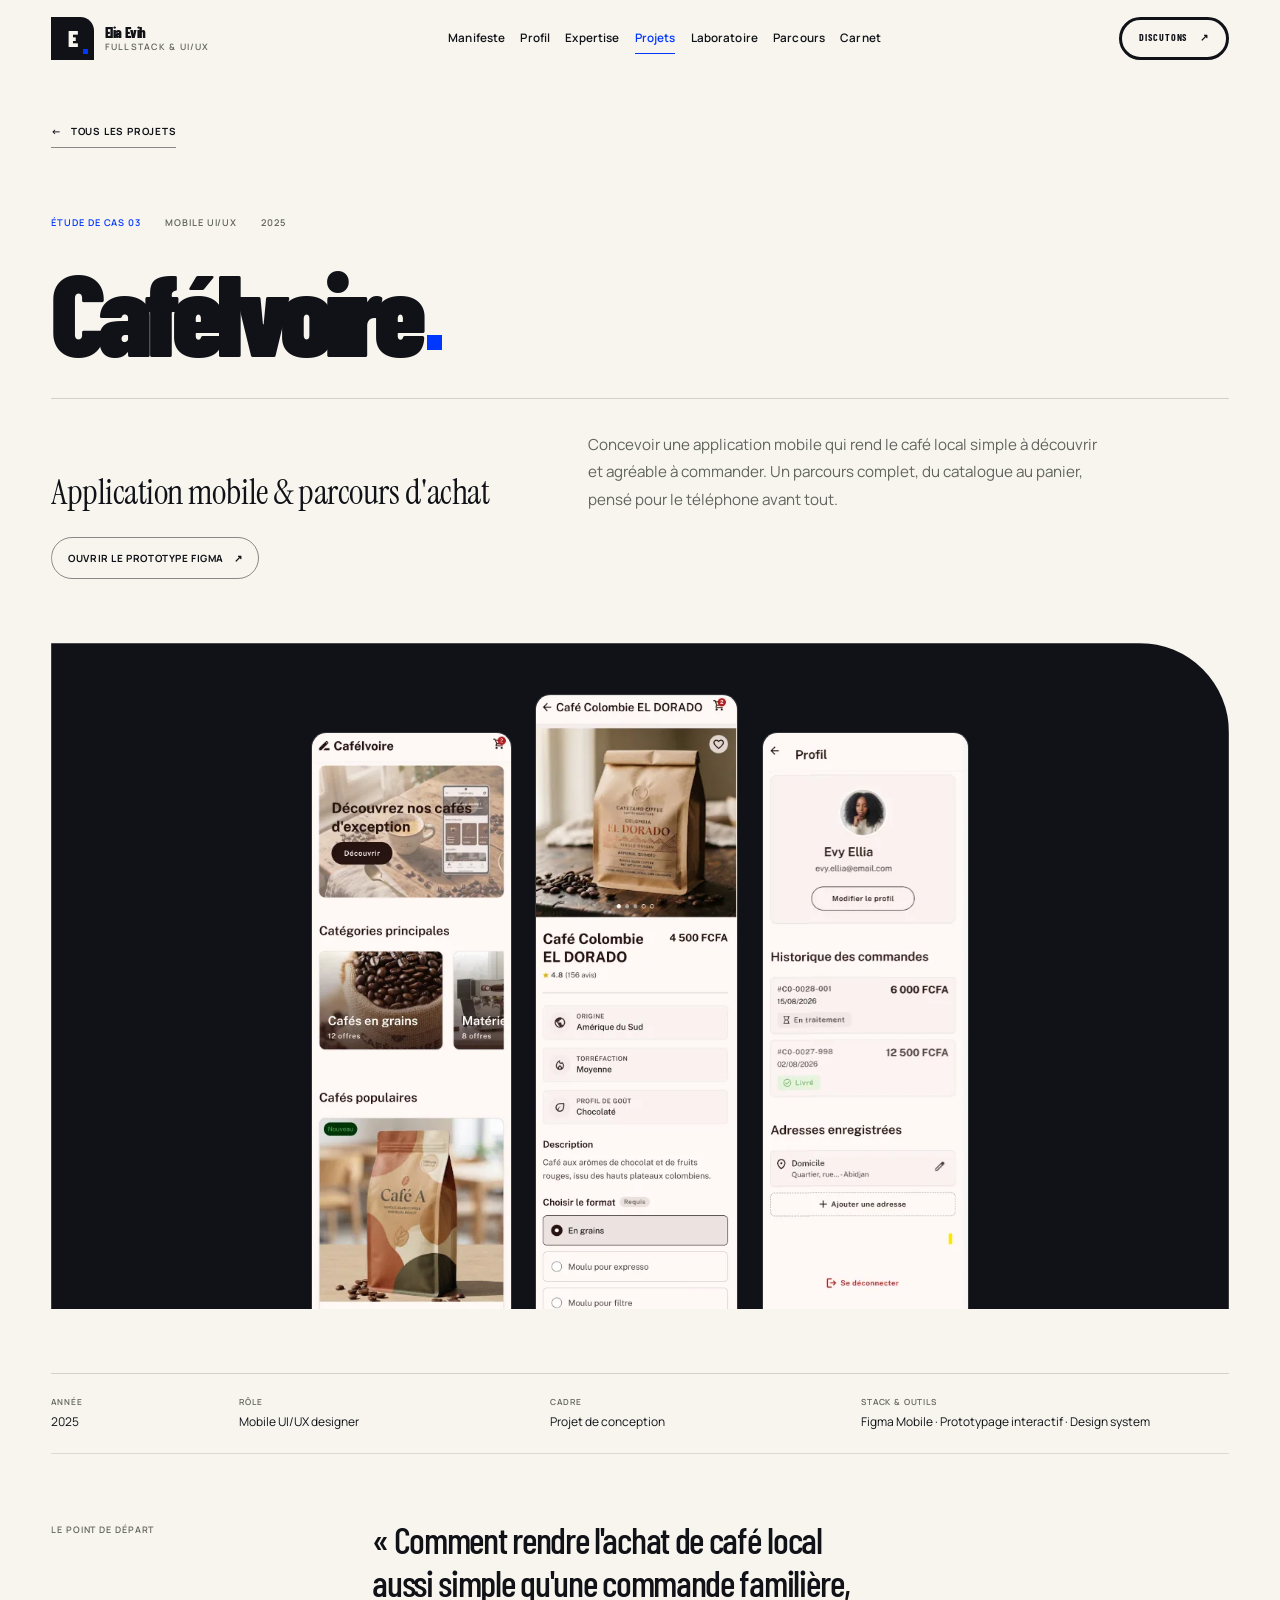
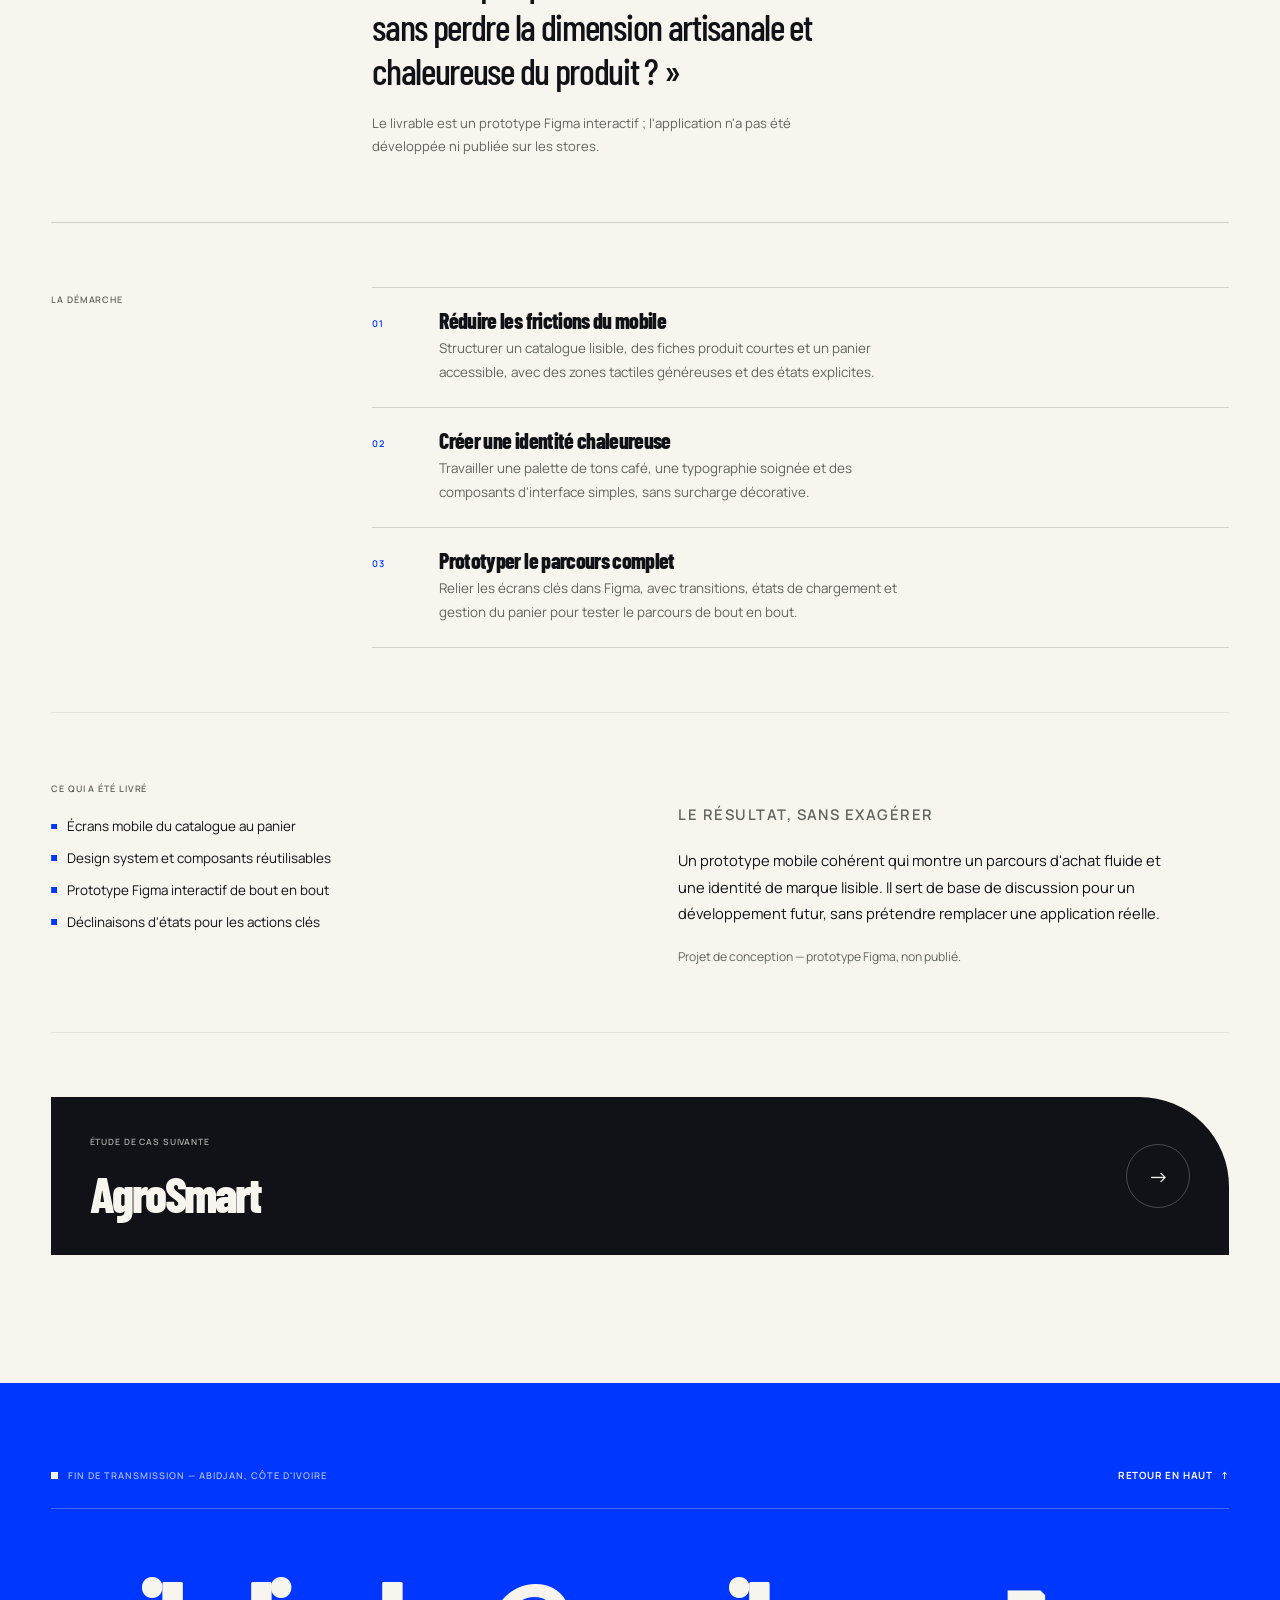
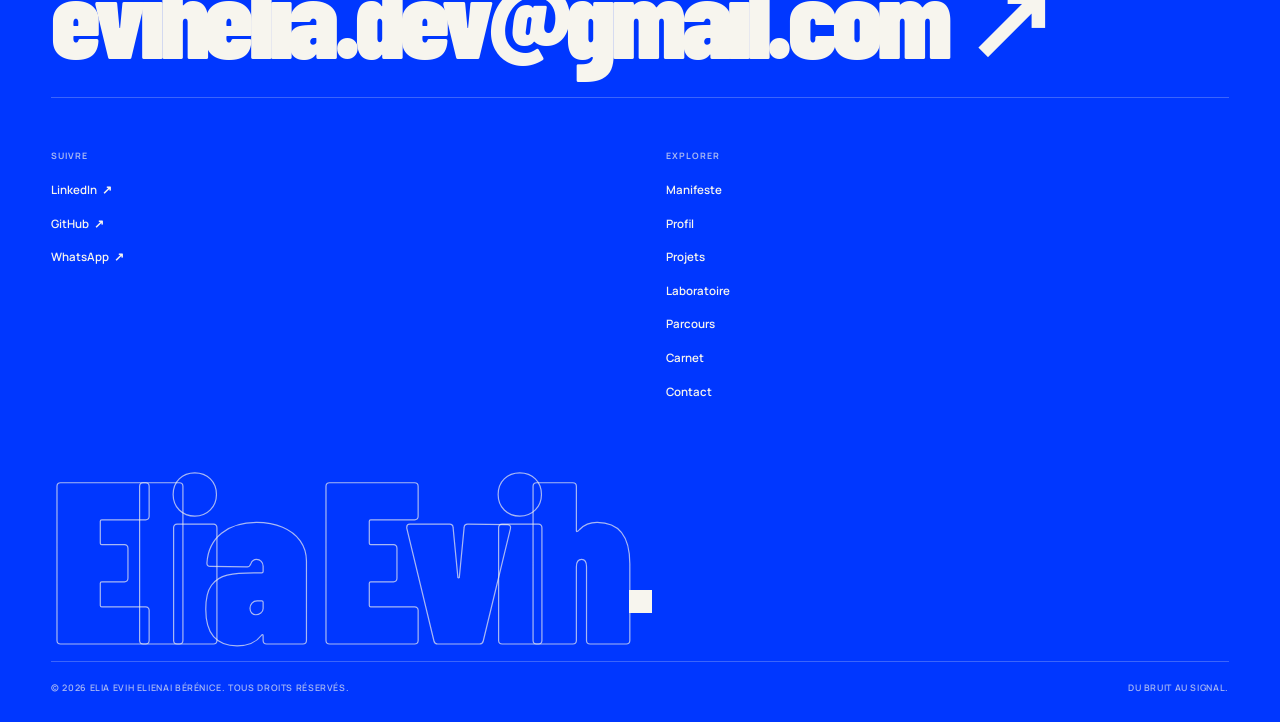
<file: projet-cafeivoire.html>
<!DOCTYPE html>
<html lang="fr">
<head>
  <meta charset="UTF-8" />
  <meta name="viewport" content="width=device-width, initial-scale=1.0, viewport-fit=cover" />
  <title>CaféIvoire — Application mobile &amp; parcours d'achat — Elia Evih</title>
  <meta name="description" content="Étude de cas mobile UI/UX — application e-commerce dédiée au café local, du catalogue au panier, prototypée dans Figma." />
  <meta name="theme-color" content="#f7f5ee" />
  <meta property="og:type" content="article" />
  <meta property="og:title" content="CaféIvoire — Application mobile &amp; parcours d'achat — Elia Evih" />
  <meta property="og:description" content="Étude de cas mobile UI/UX — application e-commerce dédiée au café local, du catalogue au panier, prototypée dans Figma." />
  <meta property="og:image" content="assets/img/hero-elia-720.webp" />
  <link rel="icon" href="assets/favicon.svg" type="image/svg+xml" />
  <link rel="preconnect" href="https://fonts.googleapis.com" />
  <link rel="preconnect" href="https://fonts.gstatic.com" crossorigin />
  <link href="https://fonts.googleapis.com/css2?family=Barlow+Condensed:wght@500;600;700;800;900&amp;family=Instrument+Serif:ital@0;1&amp;family=Manrope:wght@400;500;600;700&amp;display=swap" rel="stylesheet" />
  <link rel="stylesheet" href="style.css" />
  <script>document.documentElement.classList.add('js');</script>
  <noscript><style>[data-reveal]{opacity:1!important;clip-path:none!important;transform:none!important}</style></noscript>
</head>
<body>
  <a class="skip-link" href="#main">Aller au contenu</a>
  <div class="scroll-progress" aria-hidden="true"></div>

<!-- NAVIGATION -->
  <header class="site-header" id="header">
    <div class="shell header__inner">
      <a href="index.html#top" class="brand" aria-label="Elia Evih — retour en haut">
        <span class="brand__mark" aria-hidden="true">E<span class="brand__dot"></span></span>
        <span class="brand__text">
          <span class="brand__name">Elia Evih</span>
          <span class="brand__role">Fullstack &amp; UI/UX</span>
        </span>
      </a>

      <nav class="nav-desktop" aria-label="Navigation principale">
        <a href="index.html#manifeste">Manifeste</a>
        <a href="index.html#profil">Profil</a>
        <a href="index.html#expertise">Expertise</a>
        <a href="index.html#projets" class="is-active" aria-current="location">Projets</a>
        <a href="index.html#laboratoire">Laboratoire</a>
        <a href="index.html#parcours">Parcours</a>
        <a href="index.html#carnet">Carnet</a>
      </nav>

      <div class="header__actions">
        <a href="mailto:evihelia.dev@gmail.com" class="header__mail">evihelia.dev@gmail.com</a>
        <a href="index.html#contact" class="pill pill--dark header__cta">Discutons <span aria-hidden="true">↗</span></a>
        <button class="menu-toggle" type="button" aria-haspopup="dialog" aria-controls="mobile-menu" aria-expanded="false">
          <span class="menu-toggle__label">Menu</span>
          <span class="menu-toggle__bars" aria-hidden="true"><i></i><i></i></span>
        </button>
      </div>
    </div>
  </header>

  <dialog class="menu-dialog" id="mobile-menu" aria-labelledby="mobile-menu-title">
    <div class="menu-dialog__head">
      <p class="eyebrow" id="mobile-menu-title"><span class="square" aria-hidden="true"></span>Navigation</p>
      <button type="button" class="icon-btn menu-dialog__close" data-dialog-close aria-label="Fermer le menu">
        <span aria-hidden="true">✕</span>
      </button>
    </div>
    <nav class="menu-dialog__nav" aria-label="Navigation mobile">
      <a href="index.html#manifeste"><span>01</span>Manifeste</a>
      <a href="index.html#profil"><span>02</span>Profil</a>
      <a href="index.html#expertise"><span>03</span>Expertise</a>
      <a href="index.html#projets"><span>04</span>Projets</a>
      <a href="index.html#laboratoire"><span>05</span>Laboratoire</a>
      <a href="index.html#parcours"><span>06</span>Parcours</a>
      <a href="index.html#carnet"><span>07</span>Carnet</a>
      <a href="index.html#contact"><span>08</span>Contact</a>
    </nav>
    <div class="menu-dialog__foot">
      <a href="mailto:evihelia.dev@gmail.com">evihelia.dev@gmail.com</a>
      <p>Abidjan, Côte d'Ivoire</p>
      <div class="menu-dialog__socials">
        <a href="https://www.linkedin.com/in/elia0evih" target="_blank" rel="noopener">LinkedIn</a>
        <a href="https://github.com/eliaevih-sys" target="_blank" rel="noopener">GitHub</a>
        <a href="https://wa.me/2250749938656" target="_blank" rel="noopener">WhatsApp</a>
      </div>
    </div>
  </dialog>

  
  <main id="main">

    <article class="case-page">
      <div class="shell">
        <a href="index.html#projets" class="case-back"><span aria-hidden="true">←</span> Tous les projets</a>

        <header class="case-head" data-reveal>
          <div class="case-head__meta">
            <span>Étude de cas 03</span>
            <span>Mobile UI/UX</span>
            <span>2025</span>
          </div>
          <h1 class="case-head__title">CaféIvoire<span class="title-dot" aria-hidden="true"></span></h1>
          <div class="case-head__bottom">
            <p class="case-head__subtitle">Application mobile &amp; parcours d'achat</p>
            <p class="case-head__intro">Concevoir une application mobile qui rend le café local simple à découvrir et agréable à commander. Un parcours complet, du catalogue au panier, pensé pour le téléphone avant tout.</p>
          </div>
          <a class="case-external" href="https://www.figma.com/proto/4kFr2h7vVfYQ3ZLc1aoMHF/Mobile?node-id=52-951&amp;p=f&amp;t=3Q5x6ENOjO86y5AQ-1&amp;scaling=scale-down&amp;content-scaling=fixed&amp;page-id=2%3A2&amp;starting-point-node-id=52%3A951" target="_blank" rel="noopener">Ouvrir le prototype Figma <span aria-hidden="true">↗</span></a>
        </header>

        <div class="case-phones" data-reveal>
      <img src="assets/img/cafe-1-270.webp" width="270" height="783" alt="Écran d'accueil de l'application CaféIvoire" loading="eager" decoding="async" />
      <img src="assets/img/cafe-2-272.webp" width="272" height="831" alt="Écran de produit de l'application CaféIvoire" loading="eager" decoding="async" />
      <img src="assets/img/cafe-3-278.webp" width="278" height="782" alt="Écran de panier de l'application CaféIvoire" loading="eager" decoding="async" />
    </div>
        

        <dl class="case-facts" data-reveal>
          <div><dt>Année</dt><dd>2025</dd></div>
          <div><dt>Rôle</dt><dd>Mobile UI/UX designer</dd></div>
          <div><dt>Cadre</dt><dd>Projet de conception</dd></div>
          <div><dt>Stack &amp; outils</dt><dd>Figma Mobile · Prototypage interactif · Design system</dd></div>
        </dl>

        <section class="case-chapter" data-reveal>
          <p class="case-chapter__label">Le point de départ</p>
          <div class="case-chapter__body">
            <p class="case-chapter__lead">« Comment rendre l'achat de café local aussi simple qu'une commande familière, sans perdre la dimension artisanale et chaleureuse du produit ? »</p>
            <p class="case-chapter__note">Le livrable est un prototype Figma interactif ; l'application n'a pas été développée ni publiée sur les stores.</p>
          </div>
        </section>

        <section class="case-chapter" data-reveal>
          <p class="case-chapter__label">La démarche</p>
          <div class="case-chapter__body">
            <div class="case-steps">
              <div class="case-step">
                <span class="case-step__num">01</span>
                <h2>Réduire les frictions du mobile</h2>
                <p>Structurer un catalogue lisible, des fiches produit courtes et un panier accessible, avec des zones tactiles généreuses et des états explicites.</p>
              </div>
              <div class="case-step">
                <span class="case-step__num">02</span>
                <h2>Créer une identité chaleureuse</h2>
                <p>Travailler une palette de tons café, une typographie soignée et des composants d'interface simples, sans surcharge décorative.</p>
              </div>
              <div class="case-step">
                <span class="case-step__num">03</span>
                <h2>Prototyper le parcours complet</h2>
                <p>Relier les écrans clés dans Figma, avec transitions, états de chargement et gestion du panier pour tester le parcours de bout en bout.</p>
              </div>
            </div>
          </div>
        </section>

        <div class="case-outcome" data-reveal>
          <section class="case-deliver">
            <p class="case-chapter__label">Ce qui a été livré</p>
            <ul>
              <li>Écrans mobile du catalogue au panier</li>
              <li>Design system et composants réutilisables</li>
              <li>Prototype Figma interactif de bout en bout</li>
              <li>Déclinaisons d'états pour les actions clés</li>
            </ul>
          </section>
          <section class="case-result">
            <p class="case-chapter__label">Le résultat, sans exagérer</p>
            <p>Un prototype mobile cohérent qui montre un parcours d'achat fluide et une identité de marque lisible. Il sert de base de discussion pour un développement futur, sans prétendre remplacer une application réelle.</p>
            <p class="case-result__note">Projet de conception — prototype Figma, non publié.</p>
          </section>
        </div>

        <a href="projet-agrosmart.html" class="case-next">
          <span class="case-next__meta">Étude de cas suivante</span>
          <span class="case-next__title">AgroSmart</span>
          <span class="case-next__arrow" aria-hidden="true">→</span>
        </a>
      </div>
    </article>

  </main>

<!-- ================= FOOTER ================= -->
  <footer class="footer">
    <div class="shell">
      <div class="footer__head">
        <p class="footer__kicker"><span class="footer__tick" aria-hidden="true"></span>Fin de transmission — Abidjan, Côte d'Ivoire</p>
        <a href="index.html#top" class="footer__back">Retour en haut <span aria-hidden="true">↑</span></a>
      </div>

      <a class="footer__mail" href="mailto:evihelia.dev@gmail.com" aria-label="Écrire à evihelia.dev@gmail.com">
        evihelia.dev@gmail.com <span aria-hidden="true">↗</span>
      </a>

      <div class="footer__meta">
        <div class="footer__meta-col">
          <p class="footer__label">Suivre</p>
          <a href="https://www.linkedin.com/in/elia0evih" target="_blank" rel="noopener">LinkedIn <span aria-hidden="true">↗</span></a>
          <a href="https://github.com/eliaevih-sys" target="_blank" rel="noopener">GitHub <span aria-hidden="true">↗</span></a>
          <a href="https://wa.me/2250749938656" target="_blank" rel="noopener">WhatsApp <span aria-hidden="true">↗</span></a>
        </div>

        <nav class="footer__meta-col" aria-label="Navigation de pied de page">
          <p class="footer__label">Explorer</p>
          <a href="index.html#manifeste">Manifeste</a>
          <a href="index.html#profil">Profil</a>
          <a href="index.html#projets">Projets</a>
          <a href="index.html#laboratoire">Laboratoire</a>
          <a href="index.html#parcours">Parcours</a>
          <a href="index.html#carnet">Carnet</a>
          <a href="index.html#contact">Contact</a>
        </nav>
      </div>

      <div class="footer__wordmark" aria-hidden="true">Elia Evih<span class="footer__wordmark-dot"></span></div>

      <div class="footer__bottom">
        <p>© <span data-year>2026</span> Elia Evih Elienai Bérénice. Tous droits réservés.</p>
        <p>Du bruit au signal.</p>
      </div>
    </div>
  </footer>

  
  <script src="script.js"></script>
</body>
</html>
</file>
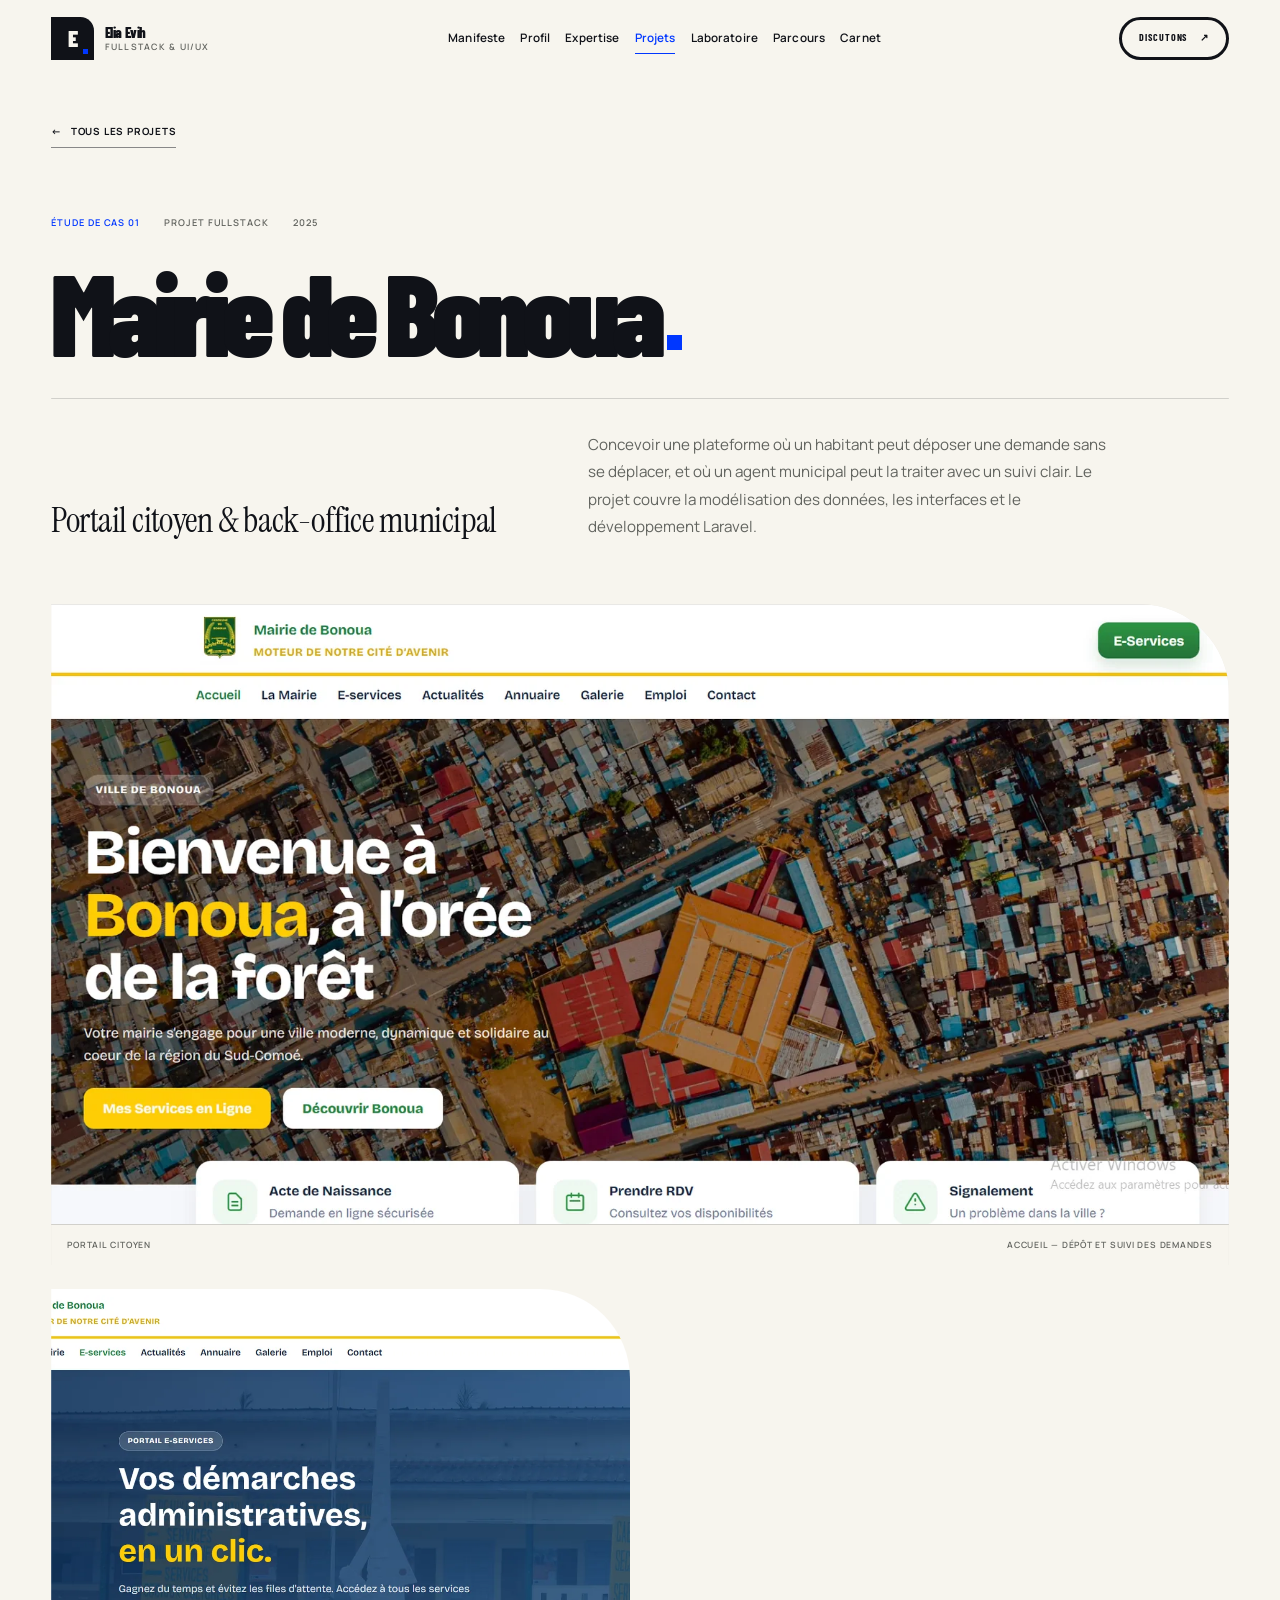
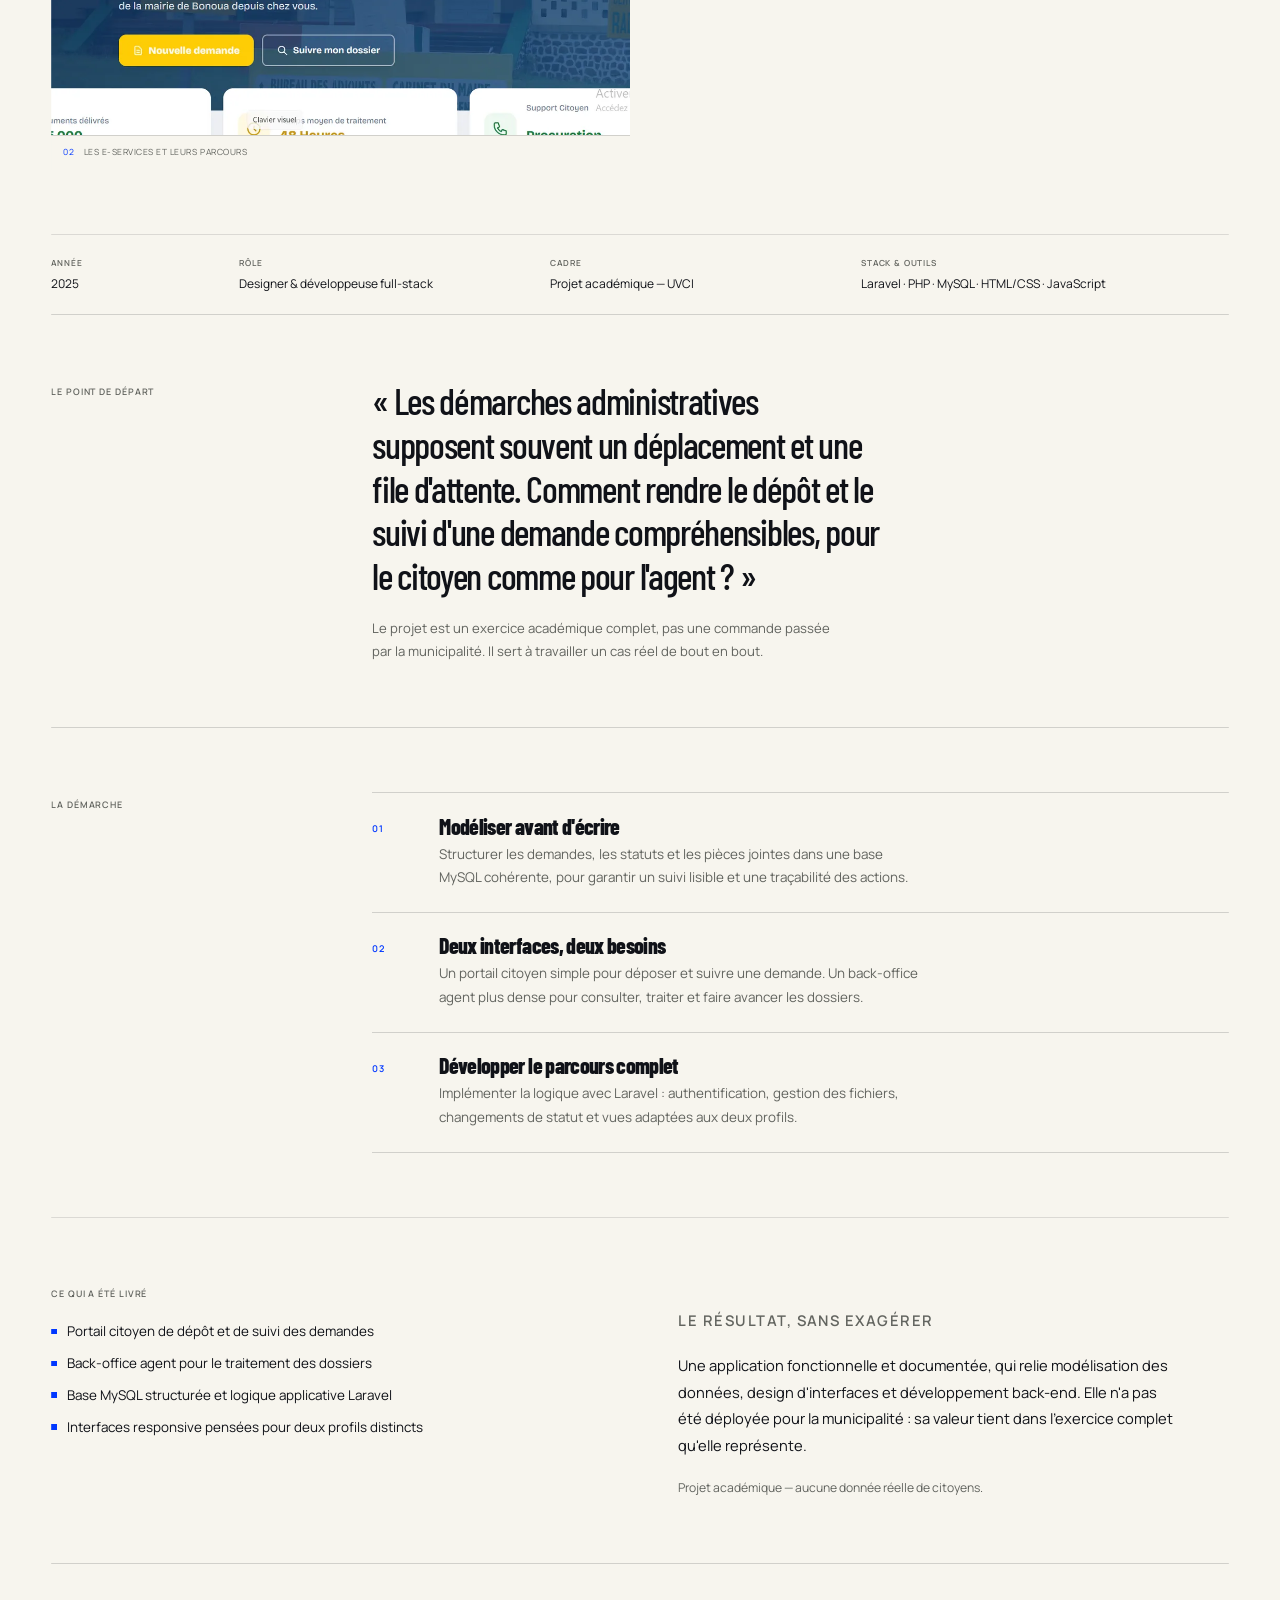
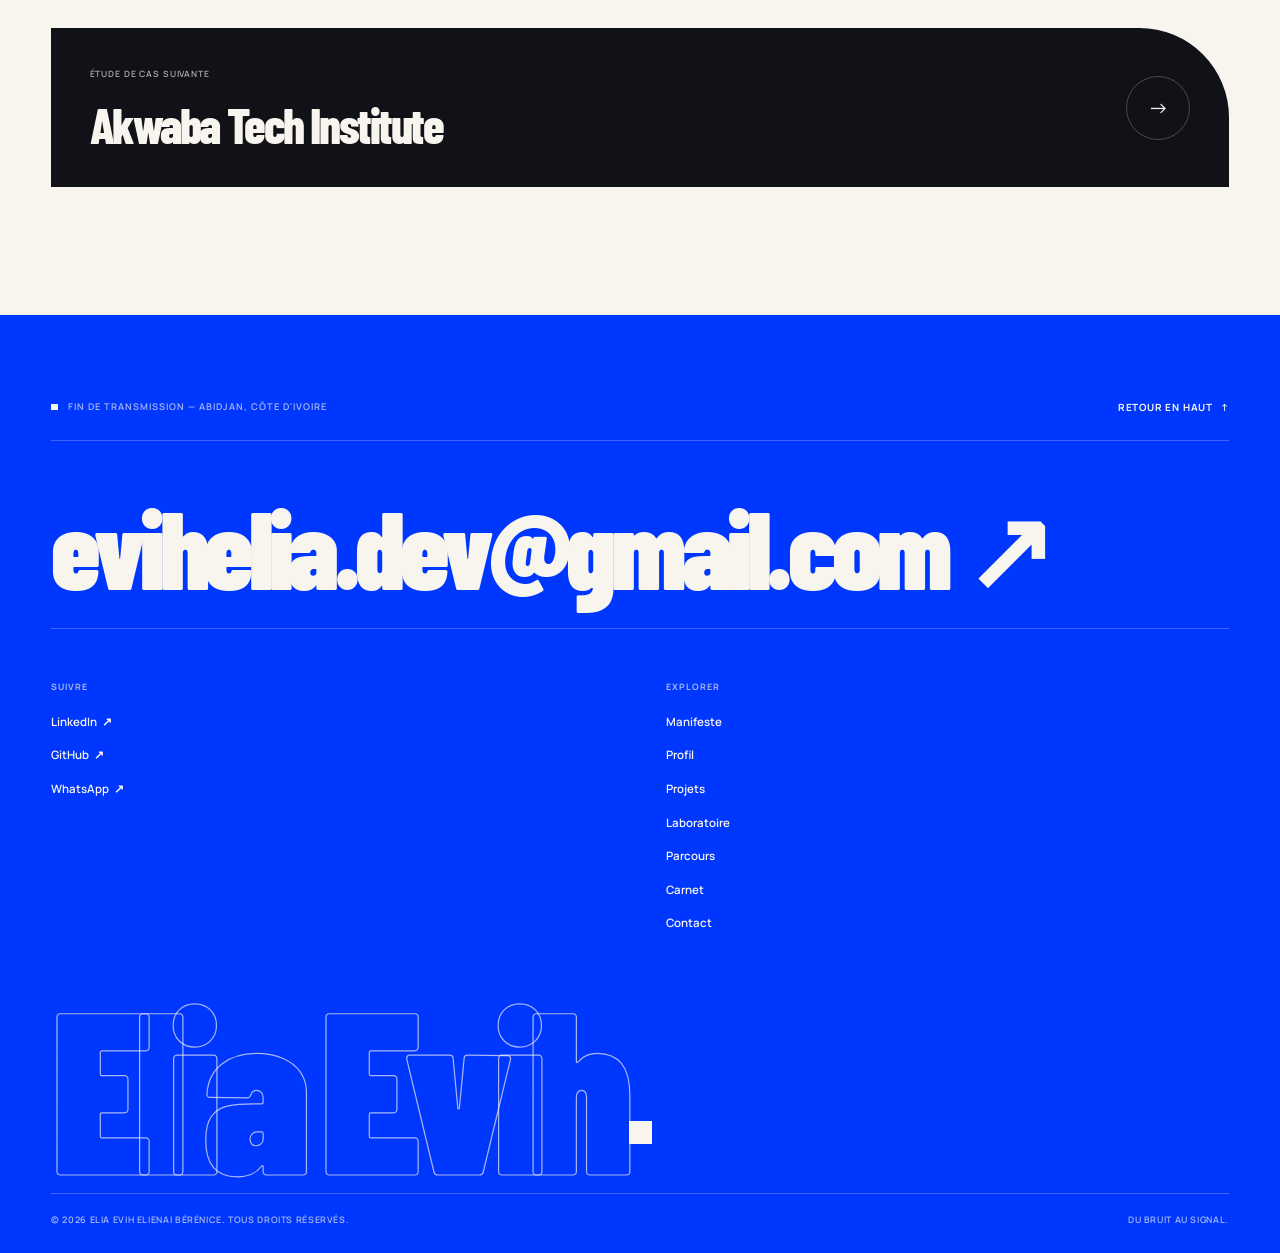
<file: projet-mairie.html>
<!DOCTYPE html>
<html lang="fr">
<head>
  <meta charset="UTF-8" />
  <meta name="viewport" content="width=device-width, initial-scale=1.0, viewport-fit=cover" />
  <title>Mairie de Bonoua — Portail citoyen &amp; back-office municipal — Elia Evih</title>
  <meta name="description" content="Étude de cas — digitalisation des services municipaux : parcours citoyen, back-office agent, Laravel, PHP et MySQL." />
  <meta name="theme-color" content="#f7f5ee" />
  <meta property="og:type" content="article" />
  <meta property="og:title" content="Mairie de Bonoua — Portail citoyen &amp; back-office municipal — Elia Evih" />
  <meta property="og:description" content="Étude de cas — digitalisation des services municipaux : parcours citoyen, back-office agent, Laravel, PHP et MySQL." />
  <meta property="og:image" content="assets/img/hero-elia-720.webp" />
  <link rel="icon" href="assets/favicon.svg" type="image/svg+xml" />
  <link rel="preconnect" href="https://fonts.googleapis.com" />
  <link rel="preconnect" href="https://fonts.gstatic.com" crossorigin />
  <link href="https://fonts.googleapis.com/css2?family=Barlow+Condensed:wght@500;600;700;800;900&amp;family=Instrument+Serif:ital@0;1&amp;family=Manrope:wght@400;500;600;700&amp;display=swap" rel="stylesheet" />
  <link rel="stylesheet" href="style.css" />
  <script>document.documentElement.classList.add('js');</script>
  <noscript><style>[data-reveal]{opacity:1!important;clip-path:none!important;transform:none!important}</style></noscript>
</head>
<body>
  <a class="skip-link" href="#main">Aller au contenu</a>
  <div class="scroll-progress" aria-hidden="true"></div>

<!-- NAVIGATION -->
  <header class="site-header" id="header">
    <div class="shell header__inner">
      <a href="index.html#top" class="brand" aria-label="Elia Evih — retour en haut">
        <span class="brand__mark" aria-hidden="true">E<span class="brand__dot"></span></span>
        <span class="brand__text">
          <span class="brand__name">Elia Evih</span>
          <span class="brand__role">Fullstack &amp; UI/UX</span>
        </span>
      </a>

      <nav class="nav-desktop" aria-label="Navigation principale">
        <a href="index.html#manifeste">Manifeste</a>
        <a href="index.html#profil">Profil</a>
        <a href="index.html#expertise">Expertise</a>
        <a href="index.html#projets" class="is-active" aria-current="location">Projets</a>
        <a href="index.html#laboratoire">Laboratoire</a>
        <a href="index.html#parcours">Parcours</a>
        <a href="index.html#carnet">Carnet</a>
      </nav>

      <div class="header__actions">
        <a href="mailto:evihelia.dev@gmail.com" class="header__mail">evihelia.dev@gmail.com</a>
        <a href="index.html#contact" class="pill pill--dark header__cta">Discutons <span aria-hidden="true">↗</span></a>
        <button class="menu-toggle" type="button" aria-haspopup="dialog" aria-controls="mobile-menu" aria-expanded="false">
          <span class="menu-toggle__label">Menu</span>
          <span class="menu-toggle__bars" aria-hidden="true"><i></i><i></i></span>
        </button>
      </div>
    </div>
  </header>

  <dialog class="menu-dialog" id="mobile-menu" aria-labelledby="mobile-menu-title">
    <div class="menu-dialog__head">
      <p class="eyebrow" id="mobile-menu-title"><span class="square" aria-hidden="true"></span>Navigation</p>
      <button type="button" class="icon-btn menu-dialog__close" data-dialog-close aria-label="Fermer le menu">
        <span aria-hidden="true">✕</span>
      </button>
    </div>
    <nav class="menu-dialog__nav" aria-label="Navigation mobile">
      <a href="index.html#manifeste"><span>01</span>Manifeste</a>
      <a href="index.html#profil"><span>02</span>Profil</a>
      <a href="index.html#expertise"><span>03</span>Expertise</a>
      <a href="index.html#projets"><span>04</span>Projets</a>
      <a href="index.html#laboratoire"><span>05</span>Laboratoire</a>
      <a href="index.html#parcours"><span>06</span>Parcours</a>
      <a href="index.html#carnet"><span>07</span>Carnet</a>
      <a href="index.html#contact"><span>08</span>Contact</a>
    </nav>
    <div class="menu-dialog__foot">
      <a href="mailto:evihelia.dev@gmail.com">evihelia.dev@gmail.com</a>
      <p>Abidjan, Côte d'Ivoire</p>
      <div class="menu-dialog__socials">
        <a href="https://www.linkedin.com/in/elia0evih" target="_blank" rel="noopener">LinkedIn</a>
        <a href="https://github.com/eliaevih-sys" target="_blank" rel="noopener">GitHub</a>
        <a href="https://wa.me/2250749938656" target="_blank" rel="noopener">WhatsApp</a>
      </div>
    </div>
  </dialog>

  
  <main id="main">

    <article class="case-page">
      <div class="shell">
        <a href="index.html#projets" class="case-back"><span aria-hidden="true">←</span> Tous les projets</a>

        <header class="case-head" data-reveal>
          <div class="case-head__meta">
            <span>Étude de cas 01</span>
            <span>Projet fullstack</span>
            <span>2025</span>
          </div>
          <h1 class="case-head__title">Mairie de Bonoua<span class="title-dot" aria-hidden="true"></span></h1>
          <div class="case-head__bottom">
            <p class="case-head__subtitle">Portail citoyen &amp; back-office municipal</p>
            <p class="case-head__intro">Concevoir une plateforme où un habitant peut déposer une demande sans se déplacer, et où un agent municipal peut la traiter avec un suivi clair. Le projet couvre la modélisation des données, les interfaces et le développement Laravel.</p>
          </div>
          
        </header>

        <figure class="case-media" data-reveal>
      <img src="assets/img/mairie-home-1800.webp" srcset="assets/img/mairie-home-900.webp 900w, assets/img/mairie-home-1800.webp 1800w" sizes="100vw" width="1800" height="862" alt="Page d'accueil de la plateforme de services de la Mairie de Bonoua" fetchpriority="high" decoding="async" />
      <figcaption><span>Portail citoyen</span><span>Accueil — dépôt et suivi des demandes</span></figcaption>
    </figure>
        <div class="case-gallery case-gallery--1" data-reveal>
      <figure class="case-gallery__item">
        <img src="assets/img/mairie-services-1800.webp" srcset="assets/img/mairie-services-900.webp 900w, assets/img/mairie-services-1800.webp 1800w" sizes="100vw" width="1800" height="856" alt="Page des e-services de la plateforme Mairie de Bonoua" loading="lazy" decoding="async" />
        <figcaption><span>02</span>Les e-services et leurs parcours</figcaption>
      </figure>
    </div>

        <dl class="case-facts" data-reveal>
          <div><dt>Année</dt><dd>2025</dd></div>
          <div><dt>Rôle</dt><dd>Designer &amp; développeuse full-stack</dd></div>
          <div><dt>Cadre</dt><dd>Projet académique — UVCI</dd></div>
          <div><dt>Stack &amp; outils</dt><dd>Laravel · PHP · MySQL · HTML/CSS · JavaScript</dd></div>
        </dl>

        <section class="case-chapter" data-reveal>
          <p class="case-chapter__label">Le point de départ</p>
          <div class="case-chapter__body">
            <p class="case-chapter__lead">« Les démarches administratives supposent souvent un déplacement et une file d'attente. Comment rendre le dépôt et le suivi d'une demande compréhensibles, pour le citoyen comme pour l'agent ? »</p>
            <p class="case-chapter__note">Le projet est un exercice académique complet, pas une commande passée par la municipalité. Il sert à travailler un cas réel de bout en bout.</p>
          </div>
        </section>

        <section class="case-chapter" data-reveal>
          <p class="case-chapter__label">La démarche</p>
          <div class="case-chapter__body">
            <div class="case-steps">
              <div class="case-step">
                <span class="case-step__num">01</span>
                <h2>Modéliser avant d'écrire</h2>
                <p>Structurer les demandes, les statuts et les pièces jointes dans une base MySQL cohérente, pour garantir un suivi lisible et une traçabilité des actions.</p>
              </div>
              <div class="case-step">
                <span class="case-step__num">02</span>
                <h2>Deux interfaces, deux besoins</h2>
                <p>Un portail citoyen simple pour déposer et suivre une demande. Un back-office agent plus dense pour consulter, traiter et faire avancer les dossiers.</p>
              </div>
              <div class="case-step">
                <span class="case-step__num">03</span>
                <h2>Développer le parcours complet</h2>
                <p>Implémenter la logique avec Laravel : authentification, gestion des fichiers, changements de statut et vues adaptées aux deux profils.</p>
              </div>
            </div>
          </div>
        </section>

        <div class="case-outcome" data-reveal>
          <section class="case-deliver">
            <p class="case-chapter__label">Ce qui a été livré</p>
            <ul>
              <li>Portail citoyen de dépôt et de suivi des demandes</li>
              <li>Back-office agent pour le traitement des dossiers</li>
              <li>Base MySQL structurée et logique applicative Laravel</li>
              <li>Interfaces responsive pensées pour deux profils distincts</li>
            </ul>
          </section>
          <section class="case-result">
            <p class="case-chapter__label">Le résultat, sans exagérer</p>
            <p>Une application fonctionnelle et documentée, qui relie modélisation des données, design d'interfaces et développement back-end. Elle n'a pas été déployée pour la municipalité : sa valeur tient dans l'exercice complet qu'elle représente.</p>
            <p class="case-result__note">Projet académique — aucune donnée réelle de citoyens.</p>
          </section>
        </div>

        <a href="projet-akwaba.html" class="case-next">
          <span class="case-next__meta">Étude de cas suivante</span>
          <span class="case-next__title">Akwaba Tech Institute</span>
          <span class="case-next__arrow" aria-hidden="true">→</span>
        </a>
      </div>
    </article>

  </main>

<!-- ================= FOOTER ================= -->
  <footer class="footer">
    <div class="shell">
      <div class="footer__head">
        <p class="footer__kicker"><span class="footer__tick" aria-hidden="true"></span>Fin de transmission — Abidjan, Côte d'Ivoire</p>
        <a href="index.html#top" class="footer__back">Retour en haut <span aria-hidden="true">↑</span></a>
      </div>

      <a class="footer__mail" href="mailto:evihelia.dev@gmail.com" aria-label="Écrire à evihelia.dev@gmail.com">
        evihelia.dev@gmail.com <span aria-hidden="true">↗</span>
      </a>

      <div class="footer__meta">
        <div class="footer__meta-col">
          <p class="footer__label">Suivre</p>
          <a href="https://www.linkedin.com/in/elia0evih" target="_blank" rel="noopener">LinkedIn <span aria-hidden="true">↗</span></a>
          <a href="https://github.com/eliaevih-sys" target="_blank" rel="noopener">GitHub <span aria-hidden="true">↗</span></a>
          <a href="https://wa.me/2250749938656" target="_blank" rel="noopener">WhatsApp <span aria-hidden="true">↗</span></a>
        </div>

        <nav class="footer__meta-col" aria-label="Navigation de pied de page">
          <p class="footer__label">Explorer</p>
          <a href="index.html#manifeste">Manifeste</a>
          <a href="index.html#profil">Profil</a>
          <a href="index.html#projets">Projets</a>
          <a href="index.html#laboratoire">Laboratoire</a>
          <a href="index.html#parcours">Parcours</a>
          <a href="index.html#carnet">Carnet</a>
          <a href="index.html#contact">Contact</a>
        </nav>
      </div>

      <div class="footer__wordmark" aria-hidden="true">Elia Evih<span class="footer__wordmark-dot"></span></div>

      <div class="footer__bottom">
        <p>© <span data-year>2026</span> Elia Evih Elienai Bérénice. Tous droits réservés.</p>
        <p>Du bruit au signal.</p>
      </div>
    </div>
  </footer>

  
  <script src="script.js"></script>
</body>
</html>
</file>
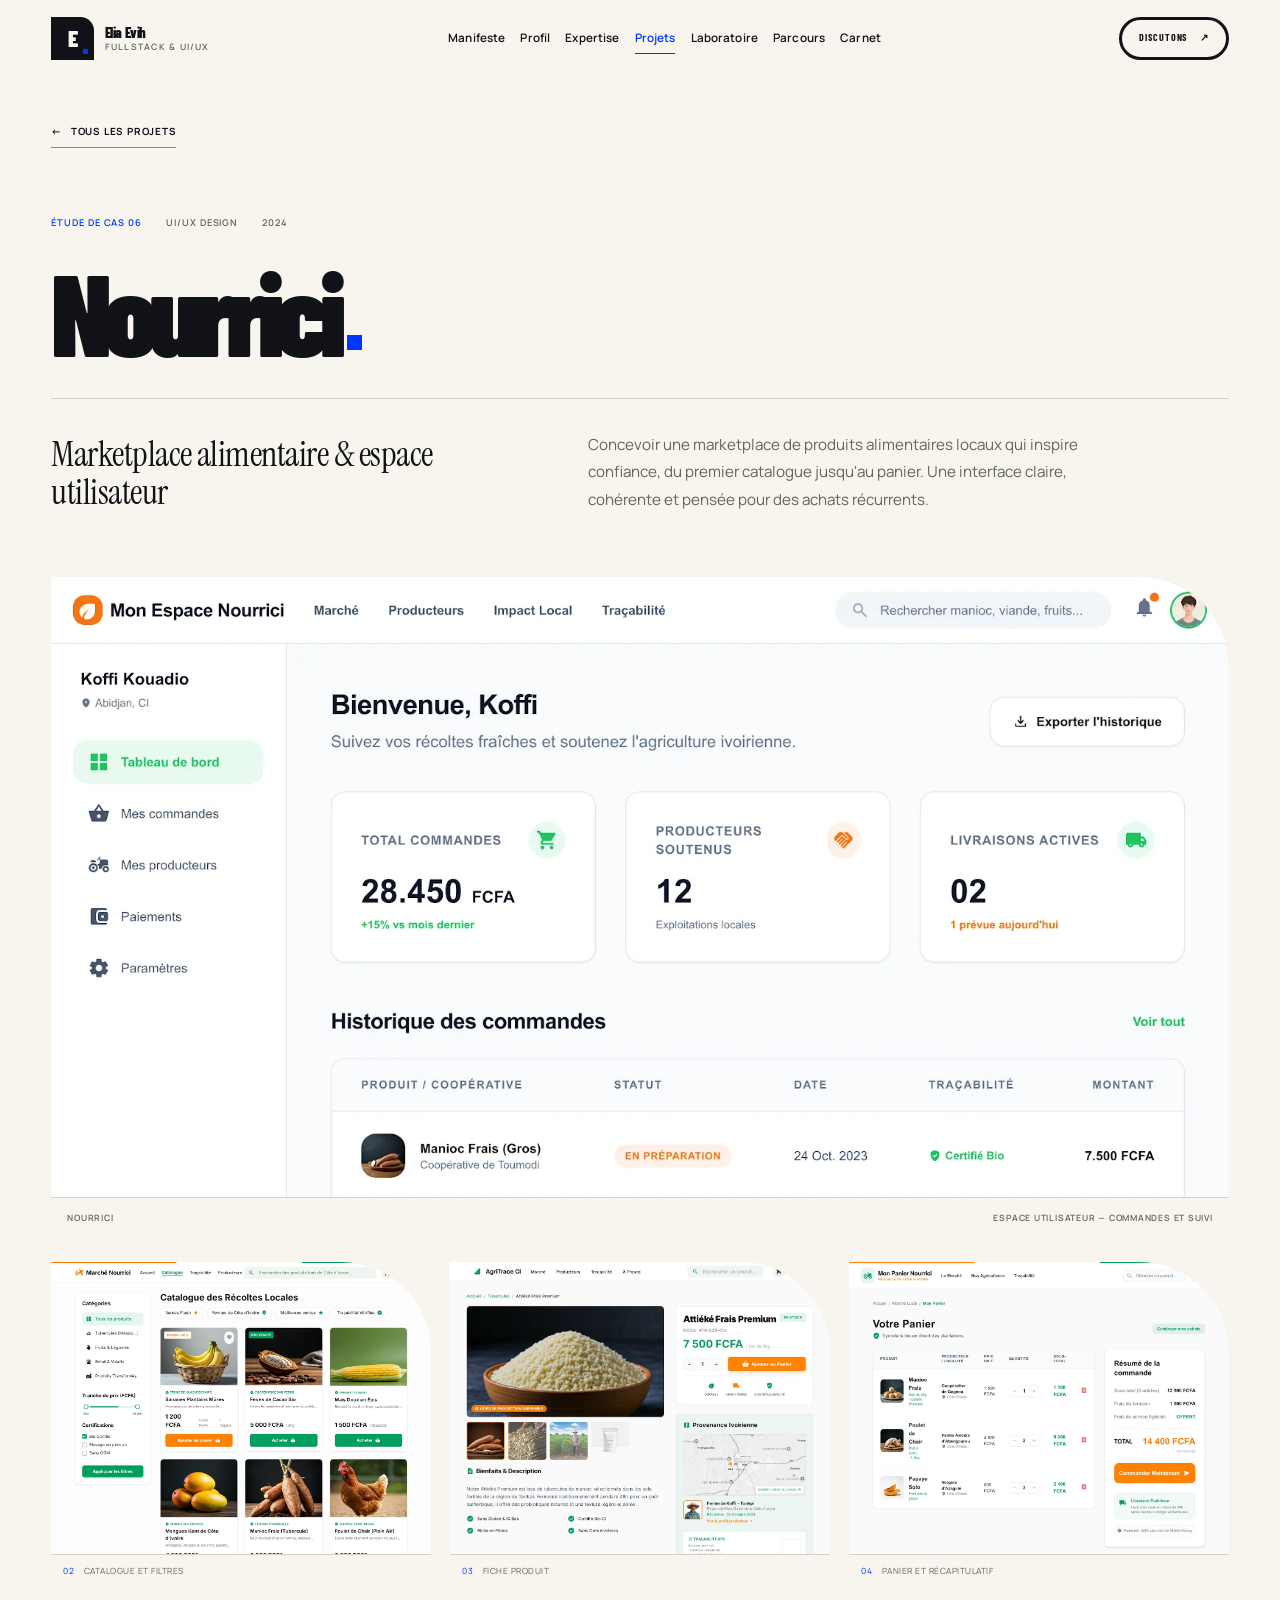
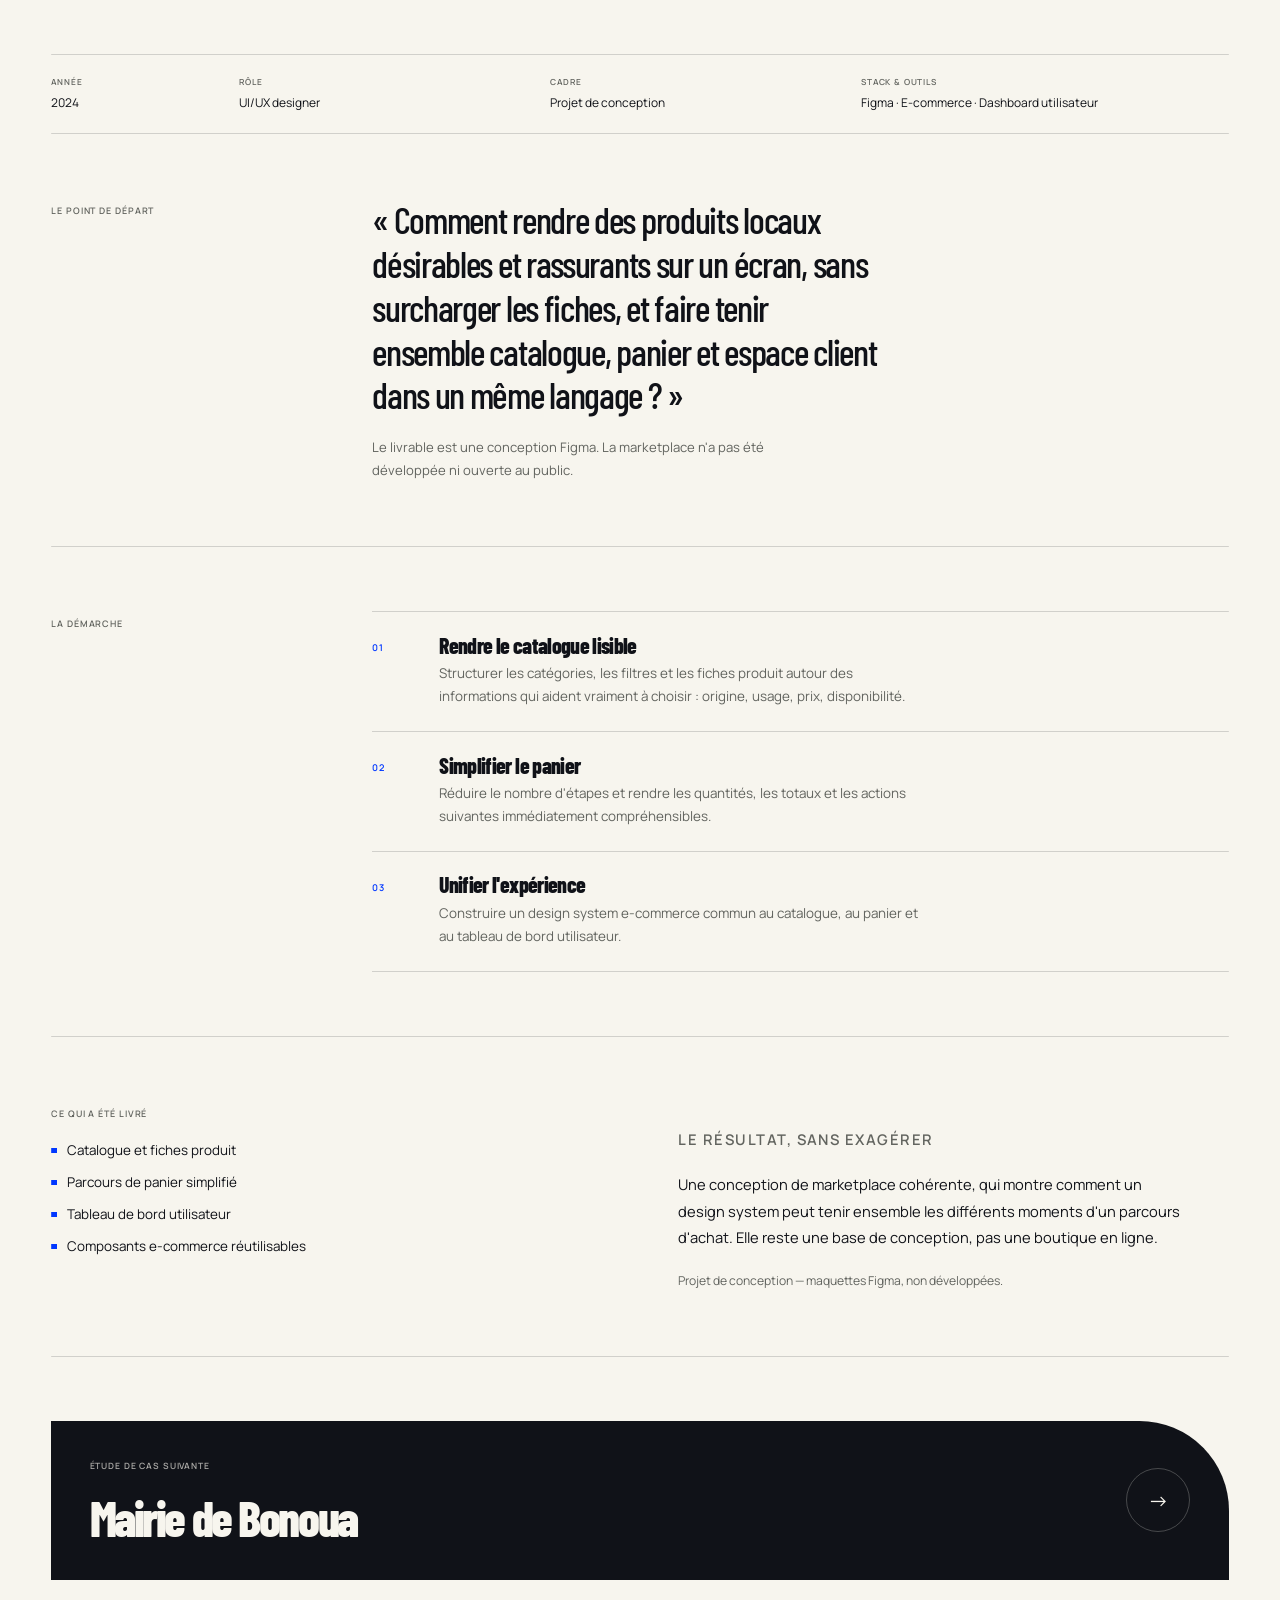
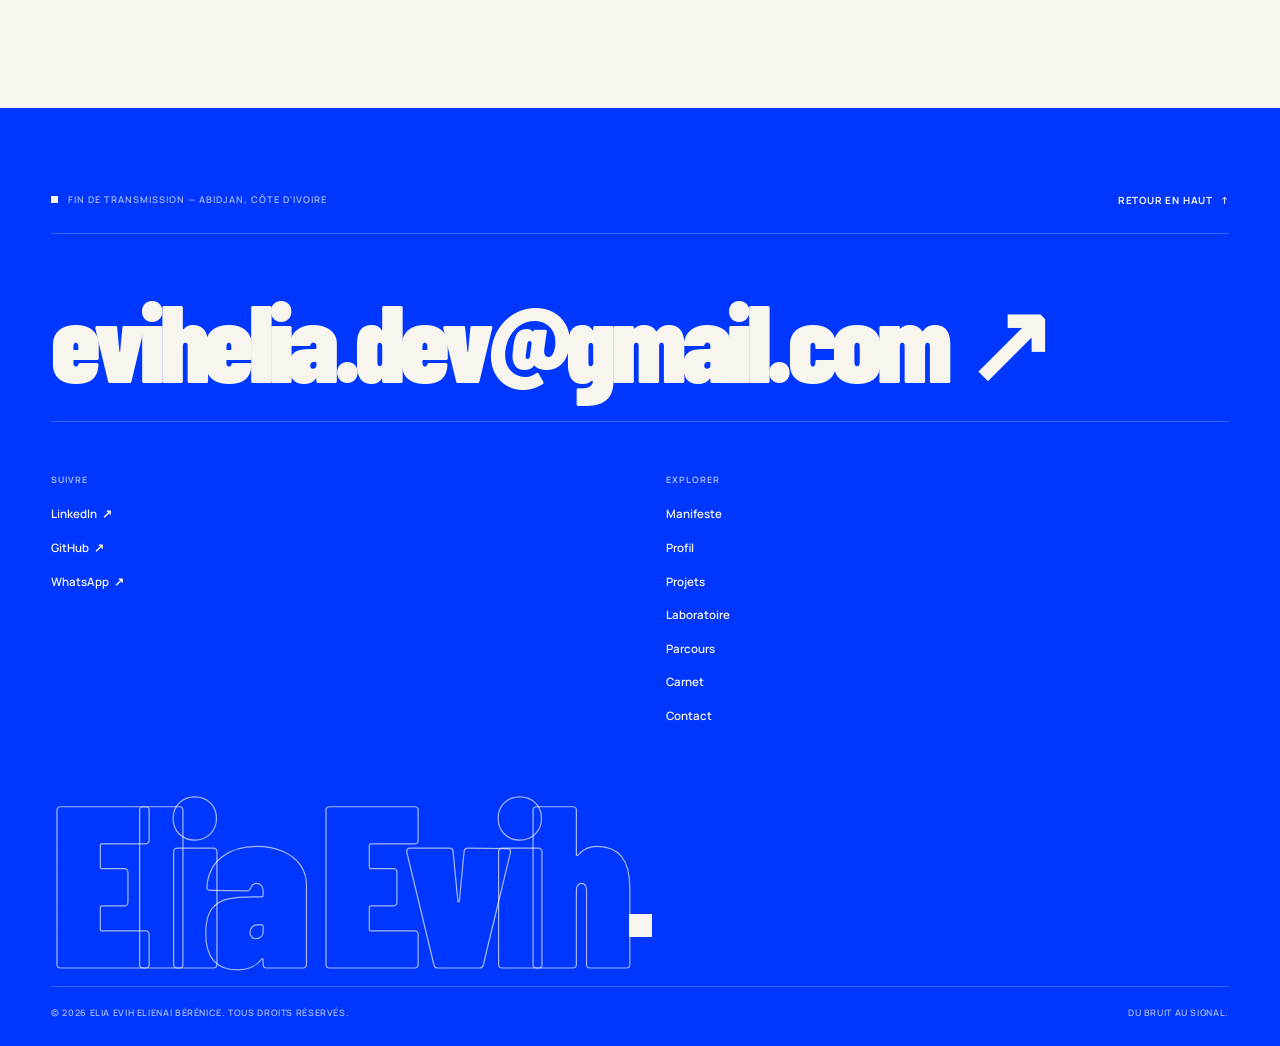
<file: projet-nourrici.html>
<!DOCTYPE html>
<html lang="fr">
<head>
  <meta charset="UTF-8" />
  <meta name="viewport" content="width=device-width, initial-scale=1.0, viewport-fit=cover" />
  <title>Nourrici — Marketplace alimentaire &amp; espace utilisateur — Elia Evih</title>
  <meta name="description" content="Étude de cas UI/UX — marketplace de produits alimentaires locaux : catalogue, fiches produit, panier et tableau de bord utilisateur." />
  <meta name="theme-color" content="#f7f5ee" />
  <meta property="og:type" content="article" />
  <meta property="og:title" content="Nourrici — Marketplace alimentaire &amp; espace utilisateur — Elia Evih" />
  <meta property="og:description" content="Étude de cas UI/UX — marketplace de produits alimentaires locaux : catalogue, fiches produit, panier et tableau de bord utilisateur." />
  <meta property="og:image" content="assets/img/hero-elia-720.webp" />
  <link rel="icon" href="assets/favicon.svg" type="image/svg+xml" />
  <link rel="preconnect" href="https://fonts.googleapis.com" />
  <link rel="preconnect" href="https://fonts.gstatic.com" crossorigin />
  <link href="https://fonts.googleapis.com/css2?family=Barlow+Condensed:wght@500;600;700;800;900&amp;family=Instrument+Serif:ital@0;1&amp;family=Manrope:wght@400;500;600;700&amp;display=swap" rel="stylesheet" />
  <link rel="stylesheet" href="style.css" />
  <script>document.documentElement.classList.add('js');</script>
  <noscript><style>[data-reveal]{opacity:1!important;clip-path:none!important;transform:none!important}</style></noscript>
</head>
<body>
  <a class="skip-link" href="#main">Aller au contenu</a>
  <div class="scroll-progress" aria-hidden="true"></div>

<!-- NAVIGATION -->
  <header class="site-header" id="header">
    <div class="shell header__inner">
      <a href="index.html#top" class="brand" aria-label="Elia Evih — retour en haut">
        <span class="brand__mark" aria-hidden="true">E<span class="brand__dot"></span></span>
        <span class="brand__text">
          <span class="brand__name">Elia Evih</span>
          <span class="brand__role">Fullstack &amp; UI/UX</span>
        </span>
      </a>

      <nav class="nav-desktop" aria-label="Navigation principale">
        <a href="index.html#manifeste">Manifeste</a>
        <a href="index.html#profil">Profil</a>
        <a href="index.html#expertise">Expertise</a>
        <a href="index.html#projets" class="is-active" aria-current="location">Projets</a>
        <a href="index.html#laboratoire">Laboratoire</a>
        <a href="index.html#parcours">Parcours</a>
        <a href="index.html#carnet">Carnet</a>
      </nav>

      <div class="header__actions">
        <a href="mailto:evihelia.dev@gmail.com" class="header__mail">evihelia.dev@gmail.com</a>
        <a href="index.html#contact" class="pill pill--dark header__cta">Discutons <span aria-hidden="true">↗</span></a>
        <button class="menu-toggle" type="button" aria-haspopup="dialog" aria-controls="mobile-menu" aria-expanded="false">
          <span class="menu-toggle__label">Menu</span>
          <span class="menu-toggle__bars" aria-hidden="true"><i></i><i></i></span>
        </button>
      </div>
    </div>
  </header>

  <dialog class="menu-dialog" id="mobile-menu" aria-labelledby="mobile-menu-title">
    <div class="menu-dialog__head">
      <p class="eyebrow" id="mobile-menu-title"><span class="square" aria-hidden="true"></span>Navigation</p>
      <button type="button" class="icon-btn menu-dialog__close" data-dialog-close aria-label="Fermer le menu">
        <span aria-hidden="true">✕</span>
      </button>
    </div>
    <nav class="menu-dialog__nav" aria-label="Navigation mobile">
      <a href="index.html#manifeste"><span>01</span>Manifeste</a>
      <a href="index.html#profil"><span>02</span>Profil</a>
      <a href="index.html#expertise"><span>03</span>Expertise</a>
      <a href="index.html#projets"><span>04</span>Projets</a>
      <a href="index.html#laboratoire"><span>05</span>Laboratoire</a>
      <a href="index.html#parcours"><span>06</span>Parcours</a>
      <a href="index.html#carnet"><span>07</span>Carnet</a>
      <a href="index.html#contact"><span>08</span>Contact</a>
    </nav>
    <div class="menu-dialog__foot">
      <a href="mailto:evihelia.dev@gmail.com">evihelia.dev@gmail.com</a>
      <p>Abidjan, Côte d'Ivoire</p>
      <div class="menu-dialog__socials">
        <a href="https://www.linkedin.com/in/elia0evih" target="_blank" rel="noopener">LinkedIn</a>
        <a href="https://github.com/eliaevih-sys" target="_blank" rel="noopener">GitHub</a>
        <a href="https://wa.me/2250749938656" target="_blank" rel="noopener">WhatsApp</a>
      </div>
    </div>
  </dialog>

  
  <main id="main">

    <article class="case-page">
      <div class="shell">
        <a href="index.html#projets" class="case-back"><span aria-hidden="true">←</span> Tous les projets</a>

        <header class="case-head" data-reveal>
          <div class="case-head__meta">
            <span>Étude de cas 06</span>
            <span>UI/UX Design</span>
            <span>2024</span>
          </div>
          <h1 class="case-head__title">Nourrici<span class="title-dot" aria-hidden="true"></span></h1>
          <div class="case-head__bottom">
            <p class="case-head__subtitle">Marketplace alimentaire &amp; espace utilisateur</p>
            <p class="case-head__intro">Concevoir une marketplace de produits alimentaires locaux qui inspire confiance, du premier catalogue jusqu'au panier. Une interface claire, cohérente et pensée pour des achats récurrents.</p>
          </div>
          
        </header>

        <figure class="case-media" data-reveal>
      <img src="assets/img/nourrici-dashboard-1600.webp" srcset="assets/img/nourrici-dashboard-900.webp 900w, assets/img/nourrici-dashboard-1600.webp 1600w" sizes="100vw" width="1600" height="1531" alt="Tableau de bord utilisateur de la marketplace Nourrici" fetchpriority="high" decoding="async" />
      <figcaption><span>Nourrici</span><span>Espace utilisateur — commandes et suivi</span></figcaption>
    </figure>
        <div class="case-gallery case-gallery--3" data-reveal>
      <figure class="case-gallery__item">
        <img src="assets/img/nourrici-catalog-1298.webp" srcset="assets/img/nourrici-catalog-900.webp 900w, assets/img/nourrici-catalog-1298.webp 1298w" sizes="100vw" width="1298" height="1600" alt="Catalogue de produits alimentaires Nourrici" loading="lazy" decoding="async" />
        <figcaption><span>02</span>Catalogue et filtres</figcaption>
      </figure>
      <figure class="case-gallery__item">
        <img src="assets/img/nourrici-product-1181.webp" srcset="assets/img/nourrici-product-900.webp 900w, assets/img/nourrici-product-1181.webp 1181w" sizes="100vw" width="1181" height="1600" alt="Fiche produit de la marketplace Nourrici" loading="lazy" decoding="async" />
        <figcaption><span>03</span>Fiche produit</figcaption>
      </figure>
      <figure class="case-gallery__item">
        <img src="assets/img/nourrici-cart-1242.webp" srcset="assets/img/nourrici-cart-900.webp 900w, assets/img/nourrici-cart-1242.webp 1242w" sizes="100vw" width="1242" height="1600" alt="Panier de la marketplace Nourrici" loading="lazy" decoding="async" />
        <figcaption><span>04</span>Panier et récapitulatif</figcaption>
      </figure>
    </div>

        <dl class="case-facts" data-reveal>
          <div><dt>Année</dt><dd>2024</dd></div>
          <div><dt>Rôle</dt><dd>UI/UX designer</dd></div>
          <div><dt>Cadre</dt><dd>Projet de conception</dd></div>
          <div><dt>Stack &amp; outils</dt><dd>Figma · E-commerce · Dashboard utilisateur</dd></div>
        </dl>

        <section class="case-chapter" data-reveal>
          <p class="case-chapter__label">Le point de départ</p>
          <div class="case-chapter__body">
            <p class="case-chapter__lead">« Comment rendre des produits locaux désirables et rassurants sur un écran, sans surcharger les fiches, et faire tenir ensemble catalogue, panier et espace client dans un même langage ? »</p>
            <p class="case-chapter__note">Le livrable est une conception Figma. La marketplace n'a pas été développée ni ouverte au public.</p>
          </div>
        </section>

        <section class="case-chapter" data-reveal>
          <p class="case-chapter__label">La démarche</p>
          <div class="case-chapter__body">
            <div class="case-steps">
              <div class="case-step">
                <span class="case-step__num">01</span>
                <h2>Rendre le catalogue lisible</h2>
                <p>Structurer les catégories, les filtres et les fiches produit autour des informations qui aident vraiment à choisir : origine, usage, prix, disponibilité.</p>
              </div>
              <div class="case-step">
                <span class="case-step__num">02</span>
                <h2>Simplifier le panier</h2>
                <p>Réduire le nombre d'étapes et rendre les quantités, les totaux et les actions suivantes immédiatement compréhensibles.</p>
              </div>
              <div class="case-step">
                <span class="case-step__num">03</span>
                <h2>Unifier l'expérience</h2>
                <p>Construire un design system e-commerce commun au catalogue, au panier et au tableau de bord utilisateur.</p>
              </div>
            </div>
          </div>
        </section>

        <div class="case-outcome" data-reveal>
          <section class="case-deliver">
            <p class="case-chapter__label">Ce qui a été livré</p>
            <ul>
              <li>Catalogue et fiches produit</li>
              <li>Parcours de panier simplifié</li>
              <li>Tableau de bord utilisateur</li>
              <li>Composants e-commerce réutilisables</li>
            </ul>
          </section>
          <section class="case-result">
            <p class="case-chapter__label">Le résultat, sans exagérer</p>
            <p>Une conception de marketplace cohérente, qui montre comment un design system peut tenir ensemble les différents moments d'un parcours d'achat. Elle reste une base de conception, pas une boutique en ligne.</p>
            <p class="case-result__note">Projet de conception — maquettes Figma, non développées.</p>
          </section>
        </div>

        <a href="projet-mairie.html" class="case-next">
          <span class="case-next__meta">Étude de cas suivante</span>
          <span class="case-next__title">Mairie de Bonoua</span>
          <span class="case-next__arrow" aria-hidden="true">→</span>
        </a>
      </div>
    </article>

  </main>

<!-- ================= FOOTER ================= -->
  <footer class="footer">
    <div class="shell">
      <div class="footer__head">
        <p class="footer__kicker"><span class="footer__tick" aria-hidden="true"></span>Fin de transmission — Abidjan, Côte d'Ivoire</p>
        <a href="index.html#top" class="footer__back">Retour en haut <span aria-hidden="true">↑</span></a>
      </div>

      <a class="footer__mail" href="mailto:evihelia.dev@gmail.com" aria-label="Écrire à evihelia.dev@gmail.com">
        evihelia.dev@gmail.com <span aria-hidden="true">↗</span>
      </a>

      <div class="footer__meta">
        <div class="footer__meta-col">
          <p class="footer__label">Suivre</p>
          <a href="https://www.linkedin.com/in/elia0evih" target="_blank" rel="noopener">LinkedIn <span aria-hidden="true">↗</span></a>
          <a href="https://github.com/eliaevih-sys" target="_blank" rel="noopener">GitHub <span aria-hidden="true">↗</span></a>
          <a href="https://wa.me/2250749938656" target="_blank" rel="noopener">WhatsApp <span aria-hidden="true">↗</span></a>
        </div>

        <nav class="footer__meta-col" aria-label="Navigation de pied de page">
          <p class="footer__label">Explorer</p>
          <a href="index.html#manifeste">Manifeste</a>
          <a href="index.html#profil">Profil</a>
          <a href="index.html#projets">Projets</a>
          <a href="index.html#laboratoire">Laboratoire</a>
          <a href="index.html#parcours">Parcours</a>
          <a href="index.html#carnet">Carnet</a>
          <a href="index.html#contact">Contact</a>
        </nav>
      </div>

      <div class="footer__wordmark" aria-hidden="true">Elia Evih<span class="footer__wordmark-dot"></span></div>

      <div class="footer__bottom">
        <p>© <span data-year>2026</span> Elia Evih Elienai Bérénice. Tous droits réservés.</p>
        <p>Du bruit au signal.</p>
      </div>
    </div>
  </footer>

  
  <script src="script.js"></script>
</body>
</html>
</file>
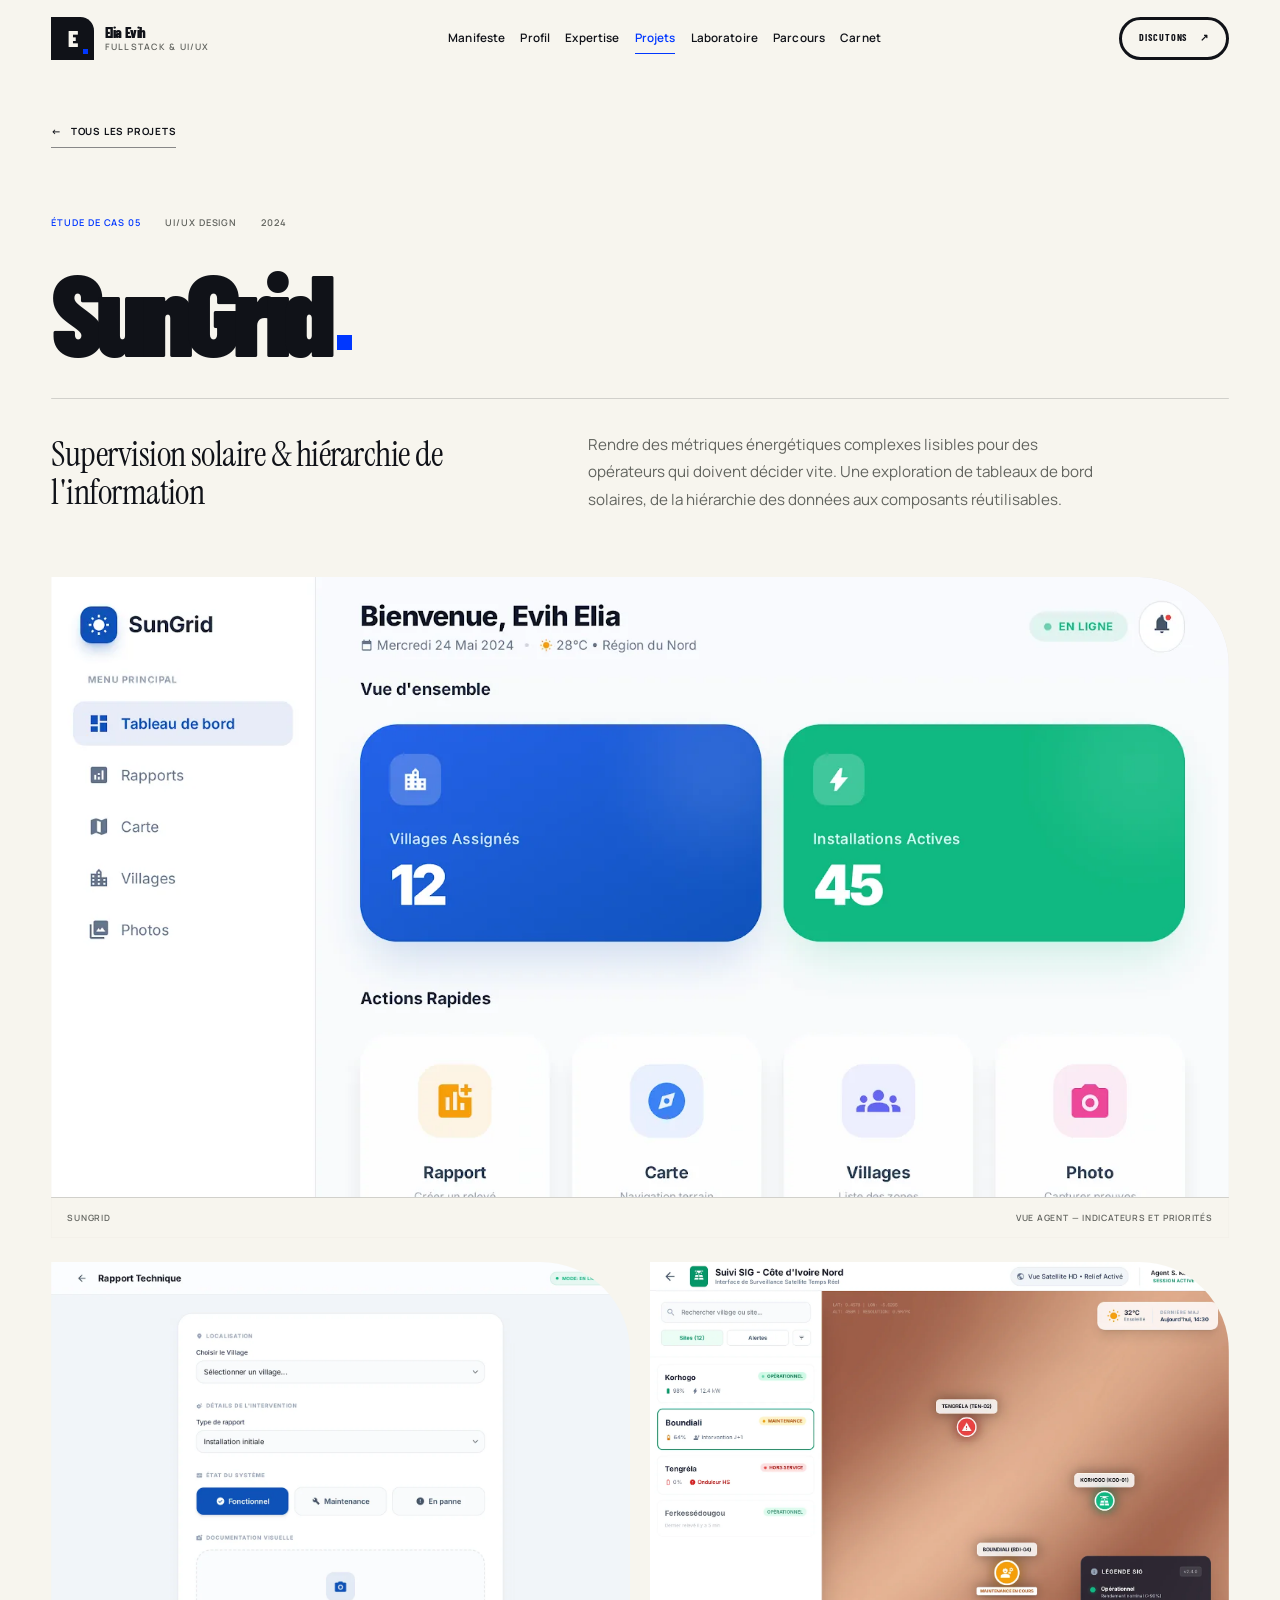
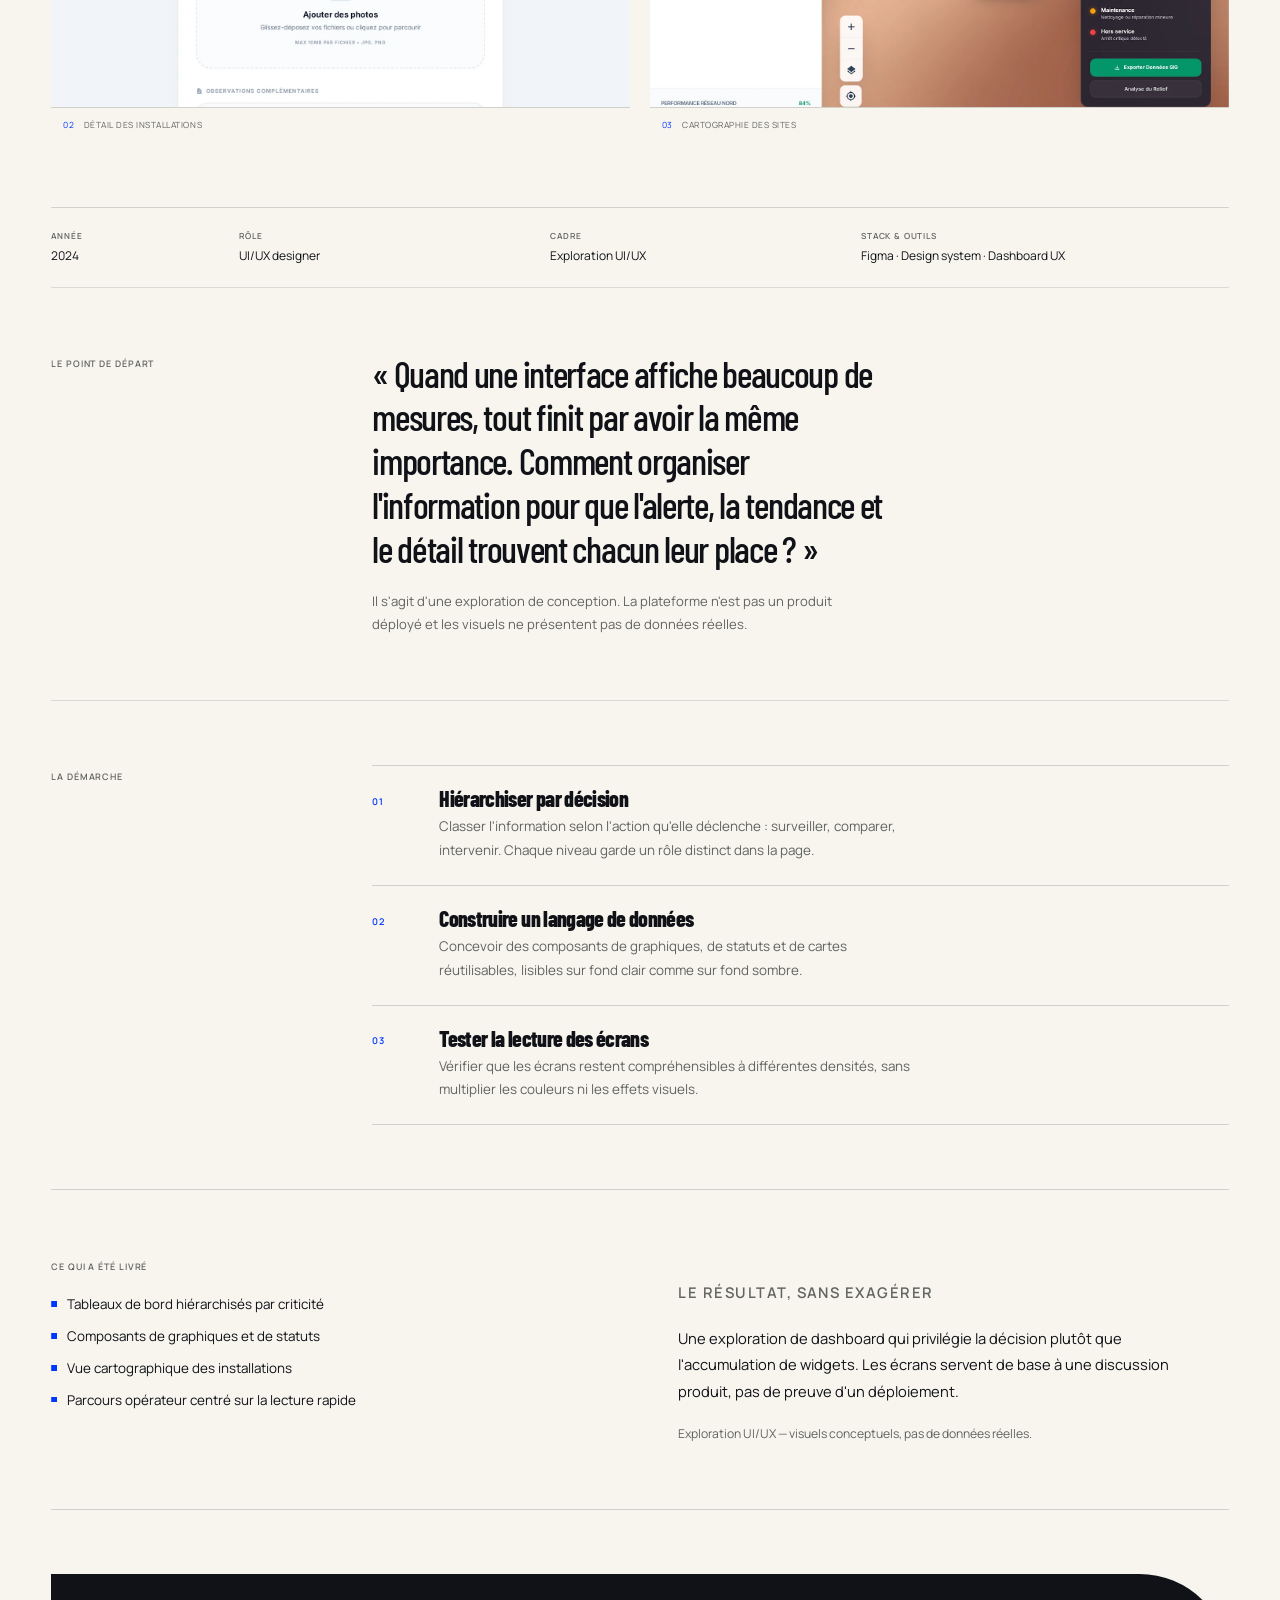
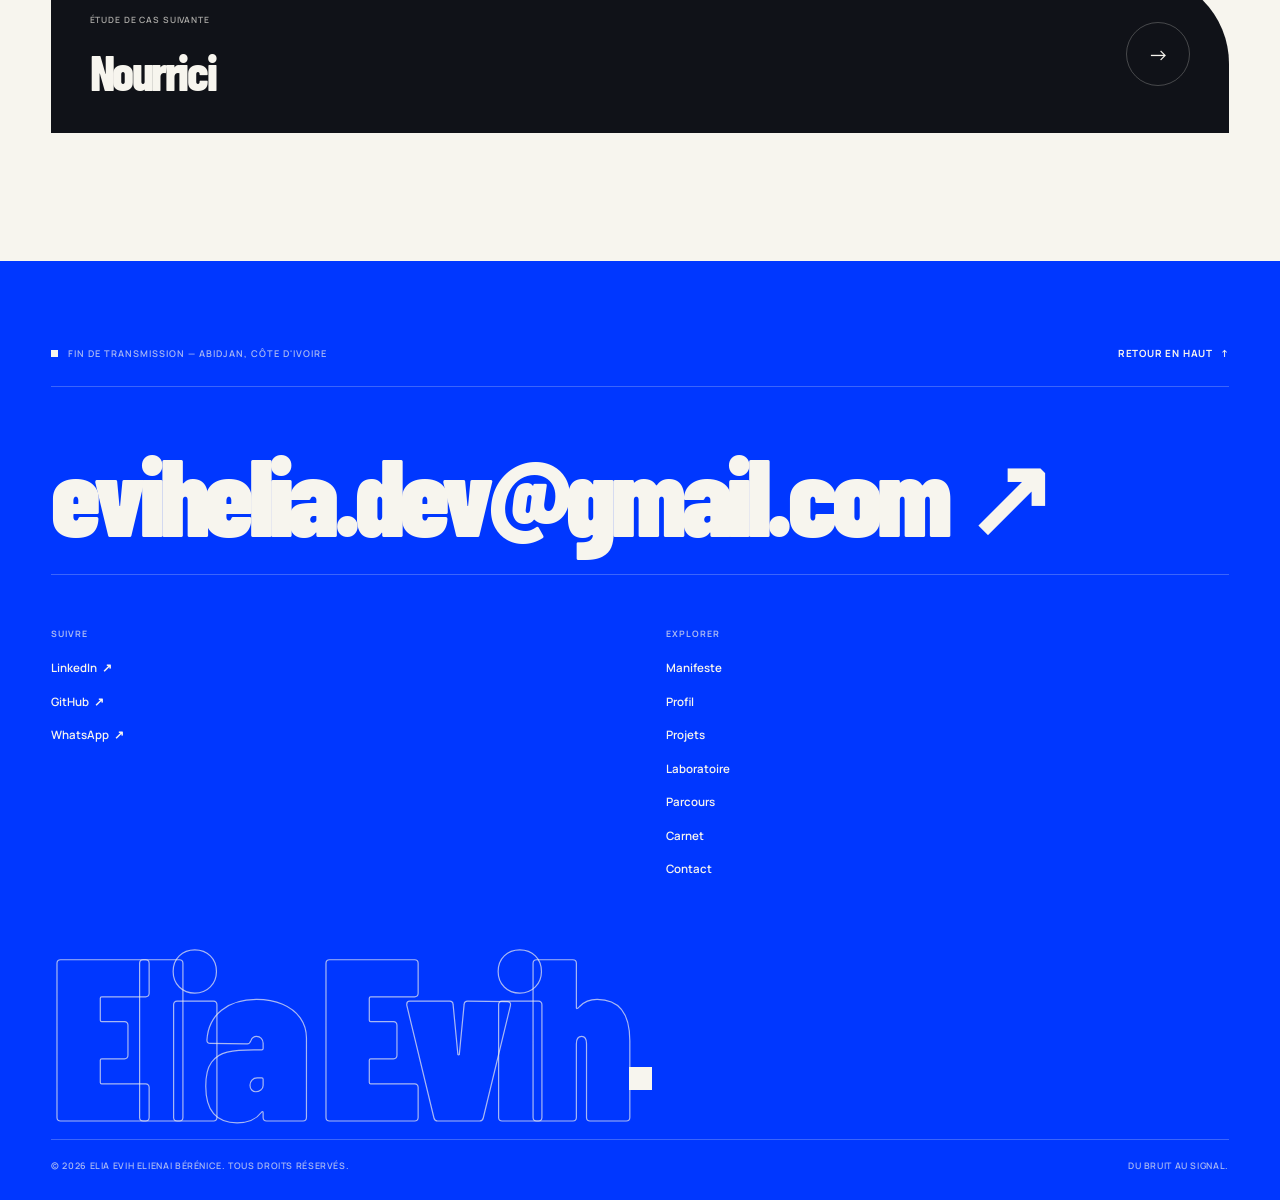
<file: projet-sungrid.html>
<!DOCTYPE html>
<html lang="fr">
<head>
  <meta charset="UTF-8" />
  <meta name="viewport" content="width=device-width, initial-scale=1.0, viewport-fit=cover" />
  <title>SunGrid — Supervision solaire &amp; hiérarchie de l'information — Elia Evih</title>
  <meta name="description" content="Étude de cas UI/UX — plateforme de supervision de l'énergie solaire : tableaux de bord, cartographie et design system." />
  <meta name="theme-color" content="#f7f5ee" />
  <meta property="og:type" content="article" />
  <meta property="og:title" content="SunGrid — Supervision solaire &amp; hiérarchie de l'information — Elia Evih" />
  <meta property="og:description" content="Étude de cas UI/UX — plateforme de supervision de l'énergie solaire : tableaux de bord, cartographie et design system." />
  <meta property="og:image" content="assets/img/hero-elia-720.webp" />
  <link rel="icon" href="assets/favicon.svg" type="image/svg+xml" />
  <link rel="preconnect" href="https://fonts.googleapis.com" />
  <link rel="preconnect" href="https://fonts.gstatic.com" crossorigin />
  <link href="https://fonts.googleapis.com/css2?family=Barlow+Condensed:wght@500;600;700;800;900&amp;family=Instrument+Serif:ital@0;1&amp;family=Manrope:wght@400;500;600;700&amp;display=swap" rel="stylesheet" />
  <link rel="stylesheet" href="style.css" />
  <script>document.documentElement.classList.add('js');</script>
  <noscript><style>[data-reveal]{opacity:1!important;clip-path:none!important;transform:none!important}</style></noscript>
</head>
<body>
  <a class="skip-link" href="#main">Aller au contenu</a>
  <div class="scroll-progress" aria-hidden="true"></div>

<!-- NAVIGATION -->
  <header class="site-header" id="header">
    <div class="shell header__inner">
      <a href="index.html#top" class="brand" aria-label="Elia Evih — retour en haut">
        <span class="brand__mark" aria-hidden="true">E<span class="brand__dot"></span></span>
        <span class="brand__text">
          <span class="brand__name">Elia Evih</span>
          <span class="brand__role">Fullstack &amp; UI/UX</span>
        </span>
      </a>

      <nav class="nav-desktop" aria-label="Navigation principale">
        <a href="index.html#manifeste">Manifeste</a>
        <a href="index.html#profil">Profil</a>
        <a href="index.html#expertise">Expertise</a>
        <a href="index.html#projets" class="is-active" aria-current="location">Projets</a>
        <a href="index.html#laboratoire">Laboratoire</a>
        <a href="index.html#parcours">Parcours</a>
        <a href="index.html#carnet">Carnet</a>
      </nav>

      <div class="header__actions">
        <a href="mailto:evihelia.dev@gmail.com" class="header__mail">evihelia.dev@gmail.com</a>
        <a href="index.html#contact" class="pill pill--dark header__cta">Discutons <span aria-hidden="true">↗</span></a>
        <button class="menu-toggle" type="button" aria-haspopup="dialog" aria-controls="mobile-menu" aria-expanded="false">
          <span class="menu-toggle__label">Menu</span>
          <span class="menu-toggle__bars" aria-hidden="true"><i></i><i></i></span>
        </button>
      </div>
    </div>
  </header>

  <dialog class="menu-dialog" id="mobile-menu" aria-labelledby="mobile-menu-title">
    <div class="menu-dialog__head">
      <p class="eyebrow" id="mobile-menu-title"><span class="square" aria-hidden="true"></span>Navigation</p>
      <button type="button" class="icon-btn menu-dialog__close" data-dialog-close aria-label="Fermer le menu">
        <span aria-hidden="true">✕</span>
      </button>
    </div>
    <nav class="menu-dialog__nav" aria-label="Navigation mobile">
      <a href="index.html#manifeste"><span>01</span>Manifeste</a>
      <a href="index.html#profil"><span>02</span>Profil</a>
      <a href="index.html#expertise"><span>03</span>Expertise</a>
      <a href="index.html#projets"><span>04</span>Projets</a>
      <a href="index.html#laboratoire"><span>05</span>Laboratoire</a>
      <a href="index.html#parcours"><span>06</span>Parcours</a>
      <a href="index.html#carnet"><span>07</span>Carnet</a>
      <a href="index.html#contact"><span>08</span>Contact</a>
    </nav>
    <div class="menu-dialog__foot">
      <a href="mailto:evihelia.dev@gmail.com">evihelia.dev@gmail.com</a>
      <p>Abidjan, Côte d'Ivoire</p>
      <div class="menu-dialog__socials">
        <a href="https://www.linkedin.com/in/elia0evih" target="_blank" rel="noopener">LinkedIn</a>
        <a href="https://github.com/eliaevih-sys" target="_blank" rel="noopener">GitHub</a>
        <a href="https://wa.me/2250749938656" target="_blank" rel="noopener">WhatsApp</a>
      </div>
    </div>
  </dialog>

  
  <main id="main">

    <article class="case-page">
      <div class="shell">
        <a href="index.html#projets" class="case-back"><span aria-hidden="true">←</span> Tous les projets</a>

        <header class="case-head" data-reveal>
          <div class="case-head__meta">
            <span>Étude de cas 05</span>
            <span>UI/UX Design</span>
            <span>2024</span>
          </div>
          <h1 class="case-head__title">SunGrid<span class="title-dot" aria-hidden="true"></span></h1>
          <div class="case-head__bottom">
            <p class="case-head__subtitle">Supervision solaire &amp; hiérarchie de l'information</p>
            <p class="case-head__intro">Rendre des métriques énergétiques complexes lisibles pour des opérateurs qui doivent décider vite. Une exploration de tableaux de bord solaires, de la hiérarchie des données aux composants réutilisables.</p>
          </div>
          
        </header>

        <figure class="case-media" data-reveal>
      <img src="assets/img/sungrid-dashboard-1-1600.webp" srcset="assets/img/sungrid-dashboard-1-900.webp 900w, assets/img/sungrid-dashboard-1-1600.webp 1600w" sizes="100vw" width="1600" height="1358" alt="Tableau de bord de supervision énergétique SunGrid" fetchpriority="high" decoding="async" />
      <figcaption><span>SunGrid</span><span>Vue agent — indicateurs et priorités</span></figcaption>
    </figure>
        <div class="case-gallery case-gallery--2" data-reveal>
      <figure class="case-gallery__item">
        <img src="assets/img/sungrid-dashboard-2-1474.webp" srcset="assets/img/sungrid-dashboard-2-900.webp 900w, assets/img/sungrid-dashboard-2-1474.webp 1474w" sizes="100vw" width="1474" height="1600" alt="Seconde vue du tableau de bord SunGrid" loading="lazy" decoding="async" />
        <figcaption><span>02</span>Détail des installations</figcaption>
      </figure>
      <figure class="case-gallery__item">
        <img src="assets/img/sungrid-map-1600.webp" srcset="assets/img/sungrid-map-900.webp 900w, assets/img/sungrid-map-1600.webp 1600w" sizes="100vw" width="1600" height="1280" alt="Carte des installations solaires dans SunGrid" loading="lazy" decoding="async" />
        <figcaption><span>03</span>Cartographie des sites</figcaption>
      </figure>
    </div>

        <dl class="case-facts" data-reveal>
          <div><dt>Année</dt><dd>2024</dd></div>
          <div><dt>Rôle</dt><dd>UI/UX designer</dd></div>
          <div><dt>Cadre</dt><dd>Exploration UI/UX</dd></div>
          <div><dt>Stack &amp; outils</dt><dd>Figma · Design system · Dashboard UX</dd></div>
        </dl>

        <section class="case-chapter" data-reveal>
          <p class="case-chapter__label">Le point de départ</p>
          <div class="case-chapter__body">
            <p class="case-chapter__lead">« Quand une interface affiche beaucoup de mesures, tout finit par avoir la même importance. Comment organiser l'information pour que l'alerte, la tendance et le détail trouvent chacun leur place ? »</p>
            <p class="case-chapter__note">Il s'agit d'une exploration de conception. La plateforme n'est pas un produit déployé et les visuels ne présentent pas de données réelles.</p>
          </div>
        </section>

        <section class="case-chapter" data-reveal>
          <p class="case-chapter__label">La démarche</p>
          <div class="case-chapter__body">
            <div class="case-steps">
              <div class="case-step">
                <span class="case-step__num">01</span>
                <h2>Hiérarchiser par décision</h2>
                <p>Classer l'information selon l'action qu'elle déclenche : surveiller, comparer, intervenir. Chaque niveau garde un rôle distinct dans la page.</p>
              </div>
              <div class="case-step">
                <span class="case-step__num">02</span>
                <h2>Construire un langage de données</h2>
                <p>Concevoir des composants de graphiques, de statuts et de cartes réutilisables, lisibles sur fond clair comme sur fond sombre.</p>
              </div>
              <div class="case-step">
                <span class="case-step__num">03</span>
                <h2>Tester la lecture des écrans</h2>
                <p>Vérifier que les écrans restent compréhensibles à différentes densités, sans multiplier les couleurs ni les effets visuels.</p>
              </div>
            </div>
          </div>
        </section>

        <div class="case-outcome" data-reveal>
          <section class="case-deliver">
            <p class="case-chapter__label">Ce qui a été livré</p>
            <ul>
              <li>Tableaux de bord hiérarchisés par criticité</li>
              <li>Composants de graphiques et de statuts</li>
              <li>Vue cartographique des installations</li>
              <li>Parcours opérateur centré sur la lecture rapide</li>
            </ul>
          </section>
          <section class="case-result">
            <p class="case-chapter__label">Le résultat, sans exagérer</p>
            <p>Une exploration de dashboard qui privilégie la décision plutôt que l'accumulation de widgets. Les écrans servent de base à une discussion produit, pas de preuve d'un déploiement.</p>
            <p class="case-result__note">Exploration UI/UX — visuels conceptuels, pas de données réelles.</p>
          </section>
        </div>

        <a href="projet-nourrici.html" class="case-next">
          <span class="case-next__meta">Étude de cas suivante</span>
          <span class="case-next__title">Nourrici</span>
          <span class="case-next__arrow" aria-hidden="true">→</span>
        </a>
      </div>
    </article>

  </main>

<!-- ================= FOOTER ================= -->
  <footer class="footer">
    <div class="shell">
      <div class="footer__head">
        <p class="footer__kicker"><span class="footer__tick" aria-hidden="true"></span>Fin de transmission — Abidjan, Côte d'Ivoire</p>
        <a href="index.html#top" class="footer__back">Retour en haut <span aria-hidden="true">↑</span></a>
      </div>

      <a class="footer__mail" href="mailto:evihelia.dev@gmail.com" aria-label="Écrire à evihelia.dev@gmail.com">
        evihelia.dev@gmail.com <span aria-hidden="true">↗</span>
      </a>

      <div class="footer__meta">
        <div class="footer__meta-col">
          <p class="footer__label">Suivre</p>
          <a href="https://www.linkedin.com/in/elia0evih" target="_blank" rel="noopener">LinkedIn <span aria-hidden="true">↗</span></a>
          <a href="https://github.com/eliaevih-sys" target="_blank" rel="noopener">GitHub <span aria-hidden="true">↗</span></a>
          <a href="https://wa.me/2250749938656" target="_blank" rel="noopener">WhatsApp <span aria-hidden="true">↗</span></a>
        </div>

        <nav class="footer__meta-col" aria-label="Navigation de pied de page">
          <p class="footer__label">Explorer</p>
          <a href="index.html#manifeste">Manifeste</a>
          <a href="index.html#profil">Profil</a>
          <a href="index.html#projets">Projets</a>
          <a href="index.html#laboratoire">Laboratoire</a>
          <a href="index.html#parcours">Parcours</a>
          <a href="index.html#carnet">Carnet</a>
          <a href="index.html#contact">Contact</a>
        </nav>
      </div>

      <div class="footer__wordmark" aria-hidden="true">Elia Evih<span class="footer__wordmark-dot"></span></div>

      <div class="footer__bottom">
        <p>© <span data-year>2026</span> Elia Evih Elienai Bérénice. Tous droits réservés.</p>
        <p>Du bruit au signal.</p>
      </div>
    </div>
  </footer>

  
  <script src="script.js"></script>
</body>
</html>
</file>
<file: style.css>
/* ==========================================================================
   ELIA EVIH — PORTFOLIO « DU BRUIT AU SIGNAL »
   Design system éditorial : papier, encre, bleu #0037FF, Barlow Condensed
   + Instrument Serif. Un seul coin arrondi, des pilules contourées.
   ========================================================================== */

/* ---------- Tokens ---------- */
:root {
  --ivory: #f7f5ee;
  --paper: #fcfbf7;
  --sand: #e8e4da;
  --sand-soft: #f0ede4;
  --ink: #101218;
  --ink-soft: #292c34;
  --cobalt: #0037ff;
  --cobalt-deep: #0028c7;
  --cobalt-wash: rgba(0, 55, 255, 0.05);
  --muted: #62645f;
  --muted-light: rgba(247, 245, 238, 0.68);
  --line: rgba(16, 18, 24, 0.16);
  --line-strong: rgba(16, 18, 24, 0.48);
  --line-light: rgba(247, 245, 238, 0.24);
  --serif: "Instrument Serif", Georgia, "Times New Roman", serif;
  --sans: "Barlow Condensed", "Arial Narrow", "Helvetica Neue", Arial, sans-serif;
  --body: "Manrope", "Helvetica Neue", Arial, sans-serif;
  --ease-out: cubic-bezier(0.23, 1, 0.32, 1);
  --ease-in-out: cubic-bezier(0.77, 0, 0.175, 1);
  --ease: var(--ease-out);
  --ease-soft: var(--ease-out);
  --radius-one: clamp(2.2rem, 7vw, 7rem);
  --shell: 1500px;
  --gutter: clamp(1.25rem, 4vw, 4rem);
  --header-h: clamp(4.4rem, 6vw, 5.5rem);
}

/* ---------- Reset & base ---------- */
*,
*::before,
*::after {
  box-sizing: border-box;
}

html {
  scroll-behavior: smooth;
  scroll-padding-top: calc(var(--header-h) + 1rem);
  -webkit-text-size-adjust: 100%;
  -webkit-tap-highlight-color: transparent;
}

body {
  margin: 0;
  background: var(--ivory);
  color: var(--ink);
  font-family: var(--body);
  font-size: 1rem;
  line-height: 1.65;
  font-weight: 400;
  -webkit-font-smoothing: antialiased;
  -moz-osx-font-smoothing: grayscale;
  overflow-x: hidden;
}

body.modal-open {
  overflow: hidden;
}

::selection {
  background: var(--cobalt);
  color: var(--paper);
}

h1,
h2,
h3,
h4,
p,
figure,
blockquote,
dl,
dd {
  margin: 0;
}

h1,
h2,
h3,
h4 {
  font-family: var(--sans);
  font-weight: 800;
  line-height: 0.95;
  letter-spacing: -0.045em;
  font-optical-sizing: auto;
}

ul,
ol {
  margin: 0;
  padding: 0;
  list-style: none;
}

img,
svg {
  display: block;
  max-width: 100%;
}

img {
  height: auto;
}

a {
  color: inherit;
  text-decoration: none;
}

button,
input,
textarea,
select {
  font: inherit;
  color: inherit;
}

button {
  cursor: pointer;
}

a,
button {
  touch-action: manipulation;
}

address {
  font-style: normal;
}

:focus-visible {
  outline: 2px solid var(--cobalt);
  outline-offset: 4px;
}

.section--dark :focus-visible,
.section--cobalt :focus-visible,
.menu-dialog :focus-visible,
.modal :focus-visible {
  outline-color: var(--ivory);
}

.sr-only {
  position: absolute;
  width: 1px;
  height: 1px;
  padding: 0;
  margin: -1px;
  overflow: hidden;
  clip: rect(0, 0, 0, 0);
  white-space: nowrap;
  border: 0;
}

.skip-link {
  position: fixed;
  top: 0.75rem;
  left: 0.75rem;
  z-index: 2000;
  transform: translateY(-160%);
  background: var(--ink);
  color: var(--ivory);
  padding: 0.8rem 1.2rem;
  border-radius: 999px;
  font-size: 0.78rem;
  font-weight: 700;
  transition: transform 0.2s var(--ease);
}

.skip-link:focus {
  transform: translateY(0);
}

.scroll-progress {
  position: fixed;
  inset: 0 auto auto 0;
  z-index: 1200;
  width: 100%;
  height: 2px;
  background: var(--cobalt);
  transform: scaleX(0);
  transform-origin: left center;
  pointer-events: none;
}

/* ---------- Layout & typographie ---------- */
.shell {
  width: 100%;
  max-width: var(--shell);
  margin-inline: auto;
  padding-inline: var(--gutter);
}

.section {
  position: relative;
  padding-block: clamp(5.5rem, 10vw, 9.5rem);
}

/* Étiquettes verticales, comme des repères dans une maquette */
.section[data-vertical]::after {
  content: attr(data-vertical);
  position: absolute;
  top: clamp(3.5rem, 7vw, 6rem);
  right: max(0.35rem, calc((100vw - var(--shell)) / 2 + 0.35rem));
  z-index: 2;
  writing-mode: vertical-rl;
  font-family: var(--body);
  font-size: 0.54rem;
  font-weight: 700;
  letter-spacing: 0.18em;
  line-height: 1;
  text-transform: uppercase;
  color: currentColor;
  opacity: 0.42;
  pointer-events: none;
}

.section--tight {
  padding-block: clamp(4rem, 7vw, 7rem);
}

.section-head {
  position: relative;
  padding-top: clamp(2rem, 4vw, 3.5rem);
  margin-bottom: clamp(2.5rem, 5vw, 4.5rem);
}

.section-head--center {
  display: flex;
  flex-direction: column;
  align-items: center;
  text-align: center;
}

.section-head__stack {
  position: relative;
  z-index: 1;
}

.section-kicker,
.micro-label,
.eyebrow {
  display: flex;
  align-items: center;
  gap: 0.55rem;
  font-family: var(--body);
  font-size: 0.66rem;
  font-weight: 600;
  letter-spacing: 0.16em;
  text-transform: uppercase;
  color: var(--muted);
}

.section-kicker {
  position: relative;
  z-index: 2;
  align-self: flex-start;
  margin-bottom: clamp(1.8rem, 3vw, 2.8rem);
}

.section-head > .section-kicker {
  margin-left: -0.55rem;
  padding: 0.4rem 0.55rem;
  background: var(--ivory);
}

.expertise .section-head > .section-kicker {
  background: var(--paper);
}

.work .section-head > .section-kicker,
.certs .section-head > .section-kicker {
  background: var(--sand-soft);
}

.lab .section-head > .section-kicker {
  background: var(--cobalt);
}

.section-kicker span {
  color: var(--line-strong);
}

.section-kicker--light,
.eyebrow--light {
  color: var(--muted-light);
}

.section-kicker--light span {
  color: var(--line-light);
}

.square {
  display: inline-block;
  width: 0.5rem;
  height: 0.5rem;
  flex: 0 0 auto;
  background: var(--cobalt);
}

.square--light {
  background: var(--ivory);
}

.ghost-word {
  position: absolute;
  top: -0.62em;
  left: -0.03em;
  z-index: -1;
  display: block;
  font-family: var(--sans);
  font-weight: 900;
  font-size: clamp(4.5rem, 15vw, 16rem);
  line-height: 0.8;
  letter-spacing: -0.065em;
  color: transparent;
  -webkit-text-stroke: 1px rgba(16, 18, 24, 0.11);
  white-space: nowrap;
  pointer-events: none;
  user-select: none;
}

.section-head--center .ghost-word {
  left: 50%;
  transform: translateX(-50%);
}

.ghost-word--light {
  -webkit-text-stroke-color: rgba(247, 245, 238, 0.2);
}

.section-title {
  position: relative;
  z-index: 1;
  max-width: 16ch;
  font-size: clamp(3rem, 7.2vw, 7.6rem);
  line-height: 0.88;
  letter-spacing: -0.035em;
  text-wrap: balance;
}

.section-title em {
  font-family: var(--serif);
  font-style: italic;
  font-weight: 400;
  letter-spacing: -0.025em;
}

.section-title--light {
  color: var(--ivory);
}

.title-dot {
  display: inline-block;
  width: 0.13em;
  height: 0.13em;
  margin-left: 0.08em;
  background: var(--cobalt);
  vertical-align: 0.06em;
}

.title-dot--light {
  background: var(--ivory);
}

.section-lede {
  max-width: 44ch;
  margin-top: clamp(1.3rem, 2vw, 1.8rem);
  font-size: clamp(0.92rem, 1.05vw, 1.02rem);
  line-height: 1.75;
  color: var(--muted);
}

.section-head__lede {
  max-width: 50ch;
}

.section-head--center .section-lede {
  margin-inline: auto;
}

.section-lede--light {
  color: var(--muted-light);
}

.micro-label {
  color: var(--muted);
}

/* ---------- Boutons & liens ---------- */
.pill {
  display: inline-flex;
  align-items: center;
  justify-content: center;
  gap: 0.8rem;
  min-height: 3.1rem;
  padding: 0.62rem 1.25rem;
  border: 3px solid currentColor;
  border-radius: 999px;
  background: transparent;
  font-family: var(--sans);
  font-size: 0.74rem;
  font-weight: 700;
  letter-spacing: 0.09em;
  line-height: 1;
  text-transform: uppercase;
  transition: background-color 0.22s var(--ease-out), color 0.22s var(--ease-out), border-color 0.22s var(--ease-out), transform 0.12s var(--ease-out);
}

.pill span {
  transition: transform 0.22s var(--ease-out);
}

.pill--dark {
  border-color: var(--ink);
  color: var(--ink);
}

.pill--light {
  border-color: var(--ivory);
  color: var(--ivory);
}

.pill--blue {
  border-color: var(--cobalt);
  color: var(--cobalt);
}

.text-link {
  display: inline-flex;
  align-items: center;
  gap: 0.65rem;
  padding-bottom: 0.28rem;
  border-bottom: 1px solid var(--line-strong);
  font-size: 0.74rem;
  font-weight: 700;
  letter-spacing: 0.045em;
  text-transform: uppercase;
  transition: color 0.22s var(--ease-out), border-color 0.22s var(--ease-out);
}

.text-link span {
  transition: transform 0.22s var(--ease-out);
}

.text-link--light {
  color: var(--ivory);
  border-color: var(--line-light);
}

.icon-btn {
  display: inline-grid;
  place-items: center;
  width: 3rem;
  height: 3rem;
  padding: 0;
  border: 1px solid var(--line-strong);
  border-radius: 50%;
  background: transparent;
  color: var(--ink);
  font-size: 1rem;
  transition: background-color 0.22s var(--ease-out), color 0.22s var(--ease-out), border-color 0.22s var(--ease-out), transform 0.12s var(--ease-out);
}

.icon-btn:disabled {
  opacity: 0.3;
  cursor: default;
}

.arrow-link {
  display: flex;
  align-items: center;
  justify-content: space-between;
  gap: 1rem;
  width: 100%;
  padding-top: 1rem;
  border-top: 1px solid var(--line);
  font-size: 0.7rem;
  font-weight: 700;
  letter-spacing: 0.07em;
  text-transform: uppercase;
}

.arrow-link__icon {
  display: grid;
  place-items: center;
  width: 2.7rem;
  height: 2.7rem;
  border: 1px solid var(--line-strong);
  border-radius: 50%;
  font-size: 0.9rem;
  transition: background-color 0.22s var(--ease-out), color 0.22s var(--ease-out), border-color 0.22s var(--ease-out);
}

.tags {
  display: flex;
  flex-wrap: wrap;
  gap: 0.38rem;
}

.tags li {
  padding: 0.3rem 0.65rem;
  border: 1px solid var(--line);
  border-radius: 999px;
  font-size: 0.65rem;
  font-weight: 600;
  line-height: 1.4;
  color: var(--muted);
}

/* ---------- Grain ---------- */
.grain {
  position: absolute;
  inset: 0;
  z-index: 0;
  opacity: 0.2;
  pointer-events: none;
  mix-blend-mode: soft-light;
  background-image: url("data:image/svg+xml,%3Csvg xmlns='http://www.w3.org/2000/svg' width='160' height='160'%3E%3Cfilter id='n'%3E%3CfeTurbulence type='fractalNoise' baseFrequency='0.82' numOctaves='3' stitchTiles='stitch'/%3E%3C/filter%3E%3Crect width='100%25' height='100%25' filter='url(%23n)' opacity='.6'/%3E%3C/svg%3E");
}

.section--dark > .shell,
.section--cobalt > .shell {
  position: relative;
  z-index: 1;
}

/* ---------- Révélations ---------- */
.js [data-reveal] {
  opacity: 0;
  clip-path: inset(0 0 100% 0);
  transform: translateY(0.7rem);
  transition: opacity 0.5s var(--ease-out), clip-path 0.72s var(--ease-out), transform 0.72s var(--ease-out);
  transition-delay: var(--reveal-delay, 0ms);
}

.js [data-reveal].is-visible {
  opacity: 1;
  clip-path: inset(0 0 0 0);
  transform: none;
}

/* ==========================================================================
   HEADER
   ========================================================================== */
.site-header {
  position: sticky;
  top: 0;
  z-index: 100;
  background: rgba(247, 245, 238, 0.88);
  border-bottom: 1px solid transparent;
  transition: background-color 0.22s var(--ease-out), border-color 0.22s var(--ease-out), backdrop-filter 0.22s var(--ease-out);
}

.site-header.is-scrolled {
  background: rgba(247, 245, 238, 0.99);
  border-bottom-color: var(--line);
  -webkit-backdrop-filter: blur(14px);
  backdrop-filter: blur(14px);
}

.header__inner {
  display: flex;
  align-items: center;
  justify-content: space-between;
  gap: 1.5rem;
  min-height: var(--header-h);
}

.brand {
  display: inline-flex;
  align-items: center;
  gap: 0.7rem;
  flex: 0 0 auto;
}

.brand__mark {
  position: relative;
  display: grid;
  place-items: center;
  width: 2.65rem;
  height: 2.65rem;
  border-radius: 0 0.85rem 0 0;
  background: var(--ink);
  color: var(--ivory);
  font-family: var(--sans);
  font-size: 1.45rem;
  font-weight: 900;
  letter-spacing: -0.09em;
  line-height: 1;
}

.brand__dot {
  position: absolute;
  right: 0.33rem;
  bottom: 0.33rem;
  width: 0.34rem;
  height: 0.34rem;
  background: var(--cobalt);
}

.brand__text {
  display: flex;
  flex-direction: column;
  gap: 0.08rem;
}

.brand__name {
  font-family: var(--sans);
  font-size: 0.92rem;
  font-weight: 800;
  letter-spacing: -0.03em;
  line-height: 1.1;
}

.brand__role {
  font-size: 0.55rem;
  font-weight: 600;
  letter-spacing: 0.14em;
  text-transform: uppercase;
  color: var(--muted);
  line-height: 1.2;
}

.nav-desktop {
  display: flex;
  align-items: center;
  gap: clamp(0.9rem, 1.75vw, 1.8rem);
}

.nav-desktop a {
  position: relative;
  padding-block: 0.4rem;
  font-size: 0.73rem;
  font-weight: 600;
  letter-spacing: 0.01em;
  white-space: nowrap;
  transition: color 0.22s var(--ease-out);
}

.nav-desktop a::after {
  content: "";
  position: absolute;
  left: 0;
  right: 0;
  bottom: 0;
  height: 1px;
  background: var(--cobalt);
  transform: scaleX(0);
  transform-origin: left center;
  transition: transform 0.22s var(--ease-out);
}

.nav-desktop a.is-active {
  color: var(--cobalt);
}

.nav-desktop a.is-active::after {
  transform: scaleX(1);
}

.header__actions {
  display: flex;
  align-items: center;
  gap: 0.85rem;
}

.header__mail {
  display: inline-flex;
  align-items: center;
  min-height: 1.75rem;
  font-size: 0.65rem;
  color: var(--muted);
  border-bottom: 1px solid transparent;
  transition: color 0.22s var(--ease-out), border-color 0.22s var(--ease-out);
}

.header__cta {
  min-height: 2.7rem;
  padding: 0.72rem 1.05rem;
  font-size: 0.62rem;
}

.menu-toggle {
  display: none;
  align-items: center;
  gap: 0.6rem;
  padding: 0.55rem 0.8rem;
  border: 1px solid var(--line-strong);
  border-radius: 999px;
  background: transparent;
  font-size: 0.62rem;
  font-weight: 700;
  letter-spacing: 0.08em;
  text-transform: uppercase;
  min-height: 2.7rem;
  transition: background-color 0.22s var(--ease-out), border-color 0.22s var(--ease-out), transform 0.12s var(--ease-out);
}

.menu-toggle__bars {
  display: flex;
  flex-direction: column;
  gap: 0.28rem;
  width: 1rem;
}

.menu-toggle__bars i {
  display: block;
  width: 100%;
  height: 1px;
  background: currentColor;
  transition: transform 0.22s var(--ease-out);
}

/* ---------- Menu mobile ---------- */
.menu-dialog {
  position: fixed;
  inset: 0;
  width: 100%;
  max-width: none;
  height: 100%;
  height: 100dvh;
  max-height: none;
  margin: 0;
  padding: clamp(1.1rem, 4vw, 2.5rem);
  padding-bottom: calc(clamp(1.1rem, 4vw, 2.5rem) + env(safe-area-inset-bottom));
  border: 0;
  background: var(--ink);
  color: var(--ivory);
  overflow-y: auto;
}

.menu-dialog::backdrop {
  background: rgba(16, 18, 24, 0.7);
}

.menu-dialog[open] {
  display: flex;
  flex-direction: column;
  animation: menu-in 0.24s var(--ease-out) both;
}

.menu-dialog__head {
  display: flex;
  align-items: center;
  justify-content: space-between;
  padding-bottom: 1rem;
  border-bottom: 1px solid var(--line-light);
}

.menu-dialog .eyebrow {
  color: var(--muted-light);
}

.menu-dialog__close {
  width: 2.75rem;
  height: 2.75rem;
  border-color: var(--line-light);
  color: var(--ivory);
}

.menu-dialog__nav {
  display: flex;
  flex-direction: column;
  justify-content: center;
  margin: auto 0;
  padding-block: clamp(1.5rem, 5vw, 3rem);
}

.menu-dialog__nav a {
  display: flex;
  align-items: baseline;
  gap: 0.9rem;
  padding: 0.55rem 0;
  border-bottom: 1px solid rgba(247, 245, 238, 0.12);
  font-family: var(--sans);
  font-size: clamp(1.8rem, 8vw, 3.6rem);
  font-weight: 800;
  letter-spacing: -0.05em;
  line-height: 1;
  transition: color 0.22s var(--ease-out), padding-left 0.22s var(--ease-out);
}

.menu-dialog__nav a span {
  width: 2ch;
  font-family: var(--body);
  font-size: 0.6rem;
  font-weight: 500;
  letter-spacing: 0.08em;
  color: var(--muted-light);
}

.menu-dialog__foot {
  display: flex;
  flex-direction: column;
  gap: 0.35rem;
  padding-top: 1.2rem;
  border-top: 1px solid var(--line-light);
  font-size: 0.8rem;
  color: var(--muted-light);
}

.menu-dialog__socials {
  display: flex;
  flex-wrap: wrap;
  gap: 1.2rem;
  margin-top: 0.5rem;
  font-size: 0.68rem;
  font-weight: 700;
  letter-spacing: 0.08em;
  text-transform: uppercase;
  color: var(--ivory);
}

@keyframes menu-in {
  from { opacity: 0; transform: translateY(-1rem); }
  to { opacity: 1; transform: none; }
}

/* ==========================================================================
   HERO
   ========================================================================== */
.hero {
  position: relative;
  padding-top: clamp(0.8rem, 2vw, 1.5rem);
  overflow: clip;
}

.hero__topline {
  display: flex;
  align-items: center;
  justify-content: space-between;
  gap: 1.5rem;
  padding-bottom: 0.8rem;
  border-bottom: 1px solid var(--line);
  font-size: 0.6rem;
  font-weight: 600;
  letter-spacing: 0.13em;
  text-transform: uppercase;
  color: var(--muted);
}

.hero__topline p {
  display: inline-flex;
  align-items: center;
  gap: 0.5rem;
}

.hero__topline-sep {
  margin-inline: 0.45rem;
  color: var(--line-strong);
}

.hero__stage {
  display: grid;
  grid-template-columns: minmax(0, 1fr) minmax(0, 1fr);
  gap: clamp(1.5rem, 4vw, 4.5rem);
  align-items: stretch;
  padding-top: clamp(1.2rem, 2.6vw, 2.2rem);
}

/* Le bleu reste visible en dos de portrait, comme un aplat éditorial. */
.hero__media {
  position: relative;
  height: clamp(28rem, 68vh, 45rem);
  margin: 0;
  padding: 0 0 1.15rem 1.15rem;
  overflow: hidden;
  border-radius: 0 var(--radius-one) 0 0;
  background: var(--cobalt);
}

.hero__media img {
  width: 100%;
  height: 100%;
  object-fit: cover;
  object-position: 50% 24%;
  border-radius: 0 calc(var(--radius-one) - 0.6rem) 0 0;
}

.hero__caption {
  position: absolute;
  left: 2.15rem;
  bottom: 2.15rem;
  display: flex;
  flex-direction: column;
  gap: 0.12rem;
  padding: 0.65rem 0.8rem;
  background: rgba(247, 245, 238, 0.92);
  -webkit-backdrop-filter: blur(8px);
  backdrop-filter: blur(8px);
  font-size: 0.53rem;
  font-weight: 600;
  letter-spacing: 0.11em;
  line-height: 1.5;
  text-transform: uppercase;
}

.hero__caption span:last-child {
  color: var(--muted);
}

.hero__sticker {
  position: absolute;
  top: 1.8rem;
  right: 2.1rem;
  display: grid;
  place-items: center;
  min-width: clamp(5rem, 7vw, 6.5rem);
  padding: 0.65rem 0.9rem;
  border: 3px solid var(--cobalt);
  border-radius: 999px;
  background: var(--ivory);
  color: var(--ink);
  font-family: var(--sans);
  font-size: clamp(0.62rem, 0.85vw, 0.78rem);
  font-weight: 700;
  letter-spacing: 0.06em;
  line-height: 1.05;
  text-align: center;
  text-transform: uppercase;
  transform: rotate(-5deg);
}

.hero__copy {
  display: flex;
  flex-direction: column;
  justify-content: flex-start;
  gap: clamp(2.2rem, 5.2vw, 4.6rem);
  min-width: 0;
  padding-top: clamp(0.4rem, 2vw, 1.5rem);
}

.hero__title {
  display: flex;
  flex-direction: column;
  margin: 0;
  font-size: clamp(5rem, 14.2vw, 14rem);
  font-weight: 900;
  line-height: 0.76;
  letter-spacing: -0.045em;
}

.hero__name {
  display: block;
  position: relative;
}

.hero__name--outline {
  color: transparent;
  -webkit-text-stroke: clamp(1.2px, 0.16vw, 2.2px) var(--ink);
}

.hero__title-dot {
  display: inline-block;
  width: 0.12em;
  height: 0.12em;
  margin-left: 0.08em;
  background: var(--cobalt);
  vertical-align: 0.12em;
}

.hero__intro {
  padding-top: clamp(1.2rem, 2.5vw, 2rem);
}

.hero__role {
  margin-bottom: 0.9rem;
  font-family: var(--serif);
  font-size: clamp(1.5rem, 2.35vw, 2.2rem);
  line-height: 1.08;
  letter-spacing: -0.02em;
}

.hero__role em {
  color: var(--cobalt);
}

.hero__lede {
  max-width: 45ch;
  font-size: clamp(0.9rem, 1vw, 0.98rem);
  line-height: 1.75;
  color: var(--muted);
}

.hero__actions {
  display: flex;
  flex-wrap: wrap;
  align-items: center;
  gap: 1.3rem;
  margin-top: 1.6rem;
}

.hero__foot {
  display: flex;
  align-items: center;
  justify-content: space-between;
  gap: 2rem;
  margin-top: clamp(2rem, 4vw, 3.4rem);
  padding-block: 1.3rem 1.8rem;
  border-top: 1px solid var(--line);
}

.scroll-cue {
  display: inline-flex;
  align-items: center;
  gap: 0.65rem;
  font-size: 0.6rem;
  font-weight: 600;
  letter-spacing: 0.13em;
  text-transform: uppercase;
  color: var(--muted);
}

.scroll-cue__icon {
  display: grid;
  place-items: center;
  width: 2rem;
  height: 2rem;
  border: 1px solid var(--line-strong);
  border-radius: 50%;
  font-size: 0.75rem;
  color: var(--ink);
  transition: background-color 0.22s var(--ease-out), color 0.22s var(--ease-out);
}

.hero__facts {
  display: grid;
  grid-template-columns: repeat(4, auto);
  gap: clamp(1rem, 3vw, 3rem);
}

.hero__facts dt {
  margin-bottom: 0.2rem;
  font-size: 0.53rem;
  font-weight: 600;
  letter-spacing: 0.13em;
  text-transform: uppercase;
  color: var(--muted);
}

.hero__facts dd {
  font-size: 0.74rem;
  font-weight: 600;
  line-height: 1.4;
}

.hero__vertical {
  position: absolute;
  top: 45%;
  right: max(0.65rem, calc((100vw - var(--shell)) / 2 + 0.65rem));
  font-family: var(--body);
  font-size: 0.53rem;
  font-weight: 700;
  letter-spacing: 0.16em;
  text-transform: uppercase;
  color: var(--cobalt);
  writing-mode: vertical-rl;
  pointer-events: none;
}

/* ==========================================================================
   TICKER
   ========================================================================== */
/* Bandeau clair : typographie géante, presque pleine largeur. */
.ticker {
  position: relative;
  overflow: hidden;
  border-block: 1px solid var(--line);
  background: var(--ivory);
  color: var(--ink);
}

.ticker__viewport {
  overflow: hidden;
  padding-block: clamp(0.25rem, 0.8vw, 0.7rem);
}

.ticker__track {
  display: flex;
  width: max-content;
  animation: ticker 40s linear infinite;
  will-change: transform;
}

.ticker__group {
  display: flex;
  align-items: center;
  gap: clamp(1.6rem, 3.2vw, 3.4rem);
  padding-right: clamp(1.6rem, 3.2vw, 3.4rem);
}

.ticker__word {
  font-family: var(--sans);
  font-size: clamp(4.6rem, 11.6vw, 10.94rem);
  font-weight: 900;
  line-height: 0.78;
  letter-spacing: -0.035em;
  text-transform: uppercase;
  white-space: nowrap;
}

.ticker__word--outline {
  color: transparent;
  -webkit-text-stroke: 1.6px var(--ink);
}

.ticker__glyph {
  color: var(--cobalt);
  font-family: var(--serif);
  font-size: clamp(2rem, 5vw, 5rem);
  font-style: italic;
  line-height: 1;
}

.ticker.is-paused .ticker__track {
  animation-play-state: paused;
}

.ticker__toggle {
  position: absolute;
  right: clamp(0.8rem, 2vw, 1.5rem);
  bottom: clamp(0.6rem, 1.4vw, 1rem);
  z-index: 2;
  display: grid;
  place-items: center;
  width: 2.2rem;
  height: 2.2rem;
  padding: 0;
  border: 2px solid var(--line-strong);
  border-radius: 50%;
  background: var(--ivory);
  color: var(--ink);
  transition: background-color 0.22s var(--ease-out), color 0.22s var(--ease-out), border-color 0.22s var(--ease-out), transform 0.12s var(--ease-out);
}

.ticker__toggle-icon {
  display: block;
  width: 0.55rem;
  height: 0.65rem;
  border-left: 2px solid currentColor;
  border-right: 2px solid currentColor;
}

.ticker__toggle[aria-pressed="true"] .ticker__toggle-icon {
  width: 0;
  height: 0;
  border-top: 0.33rem solid transparent;
  border-bottom: 0.33rem solid transparent;
  border-left: 0.55rem solid currentColor;
  border-right: 0;
}

@keyframes ticker {
  from { transform: translate3d(0, 0, 0); }
  to { transform: translate3d(-50%, 0, 0); }
}

/* ---------- Bandeau inverse : même souffle, couleur retournée ---------- */
.rhythm {
  overflow: hidden;
  background: var(--cobalt);
  color: var(--ivory);
}

.rhythm__track {
  display: flex;
  width: max-content;
  animation: rhythm 44s linear infinite reverse;
  will-change: transform;
}

.rhythm__group {
  display: flex;
  align-items: center;
  gap: clamp(1.6rem, 3.5vw, 3.6rem);
  padding-right: clamp(1.6rem, 3.5vw, 3.6rem);
}

.rhythm__item {
  font-family: var(--sans);
  font-size: clamp(2.6rem, 7vw, 7rem);
  font-weight: 800;
  line-height: 0.86;
  letter-spacing: -0.03em;
  text-transform: uppercase;
  white-space: nowrap;
}

.rhythm__item:nth-child(4n + 3) {
  color: transparent;
  -webkit-text-stroke: 1px var(--ivory);
}

.rhythm__dot {
  width: 0.42rem;
  height: 0.42rem;
  flex: 0 0 auto;
  border-radius: 50%;
  background: var(--ivory);
}

@keyframes rhythm {
  from { transform: translate3d(0, 0, 0); }
  to { transform: translate3d(-50%, 0, 0); }
}

/* ==========================================================================
   MANIFESTE
   ========================================================================== */
.manifesto {
  background: var(--ivory);
}

.manifesto .section-head {
  margin-bottom: clamp(2rem, 4vw, 3.5rem);
}

.manifesto__body {
  display: grid;
  grid-template-columns: minmax(0, 0.62fr) minmax(0, 1.38fr);
  gap: clamp(2rem, 6vw, 7rem);
  padding-top: clamp(1.5rem, 3vw, 2.5rem);
  border-top: 1px solid var(--line);
}

.manifesto__aside {
  position: relative;
  padding-right: clamp(1rem, 3vw, 3rem);
  border-right: 1px solid var(--line);
}

.manifesto__aside-text {
  margin-top: 1rem;
  max-width: 22ch;
  font-family: var(--serif);
  font-size: clamp(1.3rem, 2vw, 1.75rem);
  line-height: 1.2;
  letter-spacing: -0.015em;
}

.manifesto__mark {
  display: block;
  width: 2.8rem;
  height: 2.8rem;
  margin-top: clamp(2rem, 4vw, 3.5rem);
  background: var(--cobalt);
}

.manifesto__content {
  max-width: 58rem;
}

.manifesto__lead {
  margin-bottom: 1.4rem;
  font-family: var(--sans);
  font-size: clamp(1.4rem, 2.65vw, 2.35rem);
  font-weight: 500;
  line-height: 1.18;
  letter-spacing: -0.035em;
}

.manifesto__content > p:not(.manifesto__lead) {
  max-width: 62ch;
  font-size: 0.98rem;
  line-height: 1.8;
  color: var(--muted);
}

.manifesto__quote {
  display: flex;
  align-items: baseline;
  justify-content: space-between;
  gap: 2rem;
  margin-block: clamp(2.2rem, 4vw, 3.5rem);
  padding-block: clamp(1.2rem, 2vw, 1.8rem);
  border-top: 1px solid var(--line);
  border-bottom: 1px solid var(--line);
}

.manifesto__quote p {
  font-family: var(--serif);
  font-size: clamp(1.9rem, 3.5vw, 3.2rem);
  line-height: 1.05;
  letter-spacing: -0.02em;
}

.manifesto__quote cite {
  max-width: 16ch;
  font-family: var(--body);
  font-size: 0.62rem;
  font-style: normal;
  letter-spacing: 0.09em;
  line-height: 1.6;
  text-transform: uppercase;
  color: var(--muted);
}

/* Trois lignes en escalier, pas trois cartes jumelles. */
.principles {
  display: grid;
  grid-template-columns: minmax(0, 1fr);
  border-top: 1px solid var(--ink);
}

.principle {
  position: relative;
  display: grid;
  grid-template-columns: clamp(4rem, 8vw, 7rem) minmax(0, 0.6fr) minmax(0, 1.4fr);
  gap: clamp(1rem, 3vw, 3rem);
  align-items: start;
  padding: clamp(1.3rem, 2.6vw, 2.4rem) clamp(0.6rem, 1.5vw, 1.4rem);
  border-bottom: 1px solid var(--line);
}

.principle:nth-child(2) {
  padding-left: clamp(1rem, 4vw, 4rem);
}

.principle:nth-child(3) {
  padding-left: clamp(1.4rem, 8vw, 8rem);
}

.principle__num {
  display: block;
  font-family: var(--sans);
  font-size: clamp(2.8rem, 6vw, 5.4rem);
  font-weight: 900;
  line-height: 0.75;
  letter-spacing: -0.07em;
  color: transparent;
  -webkit-text-stroke: 1.4px var(--line-strong);
}

.principle h3 {
  font-family: var(--serif);
  font-size: clamp(1.5rem, 2.5vw, 2.3rem);
  font-weight: 400;
  line-height: 1.05;
  letter-spacing: -0.03em;
}

.principle p {
  max-width: 48ch;
  font-size: 0.8rem;
  line-height: 1.7;
  color: var(--muted);
}

/* ==========================================================================
   PROFIL
   ========================================================================== */
.section--dark {
  background: var(--ink);
  color: var(--ivory);
  overflow: clip;
}

.profile__head {
  position: relative;
  margin-bottom: clamp(2.5rem, 5vw, 4.5rem);
  padding-top: clamp(1rem, 2vw, 2rem);
}

.profile__head::after {
  content: "";
  position: absolute;
  top: 0;
  right: 0;
  width: clamp(2.2rem, 4vw, 3.6rem);
  aspect-ratio: 1;
  background: var(--cobalt);
}

.profile .section-title {
  max-width: 17ch;
}

.profile__grid {
  display: grid;
  grid-template-columns: minmax(0, 0.76fr) minmax(0, 1.24fr);
  gap: clamp(2rem, 6vw, 7rem);
  align-items: start;
}

.profile__media {
  position: relative;
  margin: 0;
}

.profile__media img {
  width: 100%;
  aspect-ratio: 0.82;
  object-fit: cover;
  object-position: 50% 28%;
  border-radius: 0 var(--radius-one) 0 0;
}

.profile__media figcaption {
  display: flex;
  align-items: baseline;
  gap: 0.45rem;
  margin-top: 0.75rem;
  font-size: 0.58rem;
  font-weight: 600;
  letter-spacing: 0.1em;
  text-transform: uppercase;
  color: var(--muted-light);
}

.profile__media figcaption span {
  color: var(--cobalt);
}

.profile__content {
  display: flex;
  flex-direction: column;
  gap: 1.15rem;
  padding-top: clamp(0.5rem, 1.5vw, 1rem);
}

.profile__lead {
  max-width: 26ch;
  margin-bottom: 0.8rem;
  font-family: var(--sans);
  font-size: clamp(1.5rem, 2.6vw, 2.35rem);
  font-weight: 500;
  line-height: 1.2;
  letter-spacing: -0.035em;
  color: var(--ivory);
}

.profile__content > p:not(.profile__lead) {
  max-width: 58ch;
  font-size: 0.93rem;
  line-height: 1.8;
  color: var(--muted-light);
}

.profile__actions {
  display: flex;
  flex-wrap: wrap;
  align-items: center;
  gap: 1.4rem;
  margin-top: 1.3rem;
}

.profile__facts {
  display: grid;
  grid-template-columns: 1.3fr 0.9fr 0.9fr 0.9fr 0.9fr;
  gap: 1.5rem;
  margin-top: clamp(3rem, 6vw, 5rem);
  padding-top: 1.5rem;
  border-top: 1px solid var(--line-light);
}

.profile__facts dt {
  margin-bottom: 0.35rem;
  font-size: 0.55rem;
  font-weight: 600;
  letter-spacing: 0.12em;
  text-transform: uppercase;
  color: var(--muted-light);
}

.profile__facts dd {
  font-size: 0.74rem;
  line-height: 1.5;
  color: var(--ivory);
}

/* ==========================================================================
   EXPERTISE
   ========================================================================== */
.expertise {
  background: var(--paper);
}

.expertise .section-head {
  display: grid;
  grid-template-columns: minmax(0, 1.45fr) minmax(0, 0.55fr);
  align-items: end;
  gap: 2rem;
}

.expertise .section-kicker {
  grid-column: 1 / -1;
}

.expertise .section-head__lede {
  margin-top: 0;
  padding-bottom: 0.4rem;
}

.expertise__list {
  border-top: 1px solid var(--line);
}

.expertise-row {
  position: relative;
  display: grid;
  grid-template-columns: 4.5rem minmax(0, 1.15fr) minmax(0, 0.85fr) 2.5rem;
  gap: clamp(1rem, 2.5vw, 2.5rem);
  align-items: start;
  padding-block: clamp(1.6rem, 2.8vw, 2.5rem);
  border-bottom: 1px solid var(--line);
  transition: background-color 0.22s var(--ease-out);
}

.expertise-row__num {
  padding-top: 0.3rem;
  font-size: 0.6rem;
  font-weight: 600;
  letter-spacing: 0.1em;
  color: var(--muted);
}

.expertise-row__main h3 {
  margin-bottom: 0.7rem;
  font-size: clamp(1.55rem, 3vw, 2.8rem);
  line-height: 1;
  letter-spacing: -0.045em;
}

.expertise-row__main p {
  max-width: 52ch;
  font-size: 0.85rem;
  line-height: 1.75;
  color: var(--muted);
}

.expertise-row__tags {
  display: flex;
  flex-wrap: wrap;
  gap: 0.4rem;
  padding-top: 0.35rem;
}

.expertise-row__tags li {
  padding: 0.3rem 0.65rem;
  border: 1px solid var(--line);
  border-radius: 999px;
  font-size: 0.62rem;
  font-weight: 600;
  line-height: 1.4;
  color: var(--muted);
}

.expertise-row__mark {
  justify-self: end;
  width: 0.55rem;
  height: 0.55rem;
  margin-top: 0.6rem;
  background: var(--cobalt);
  transition: transform 0.22s var(--ease-out);
}

.expertise__note {
  display: grid;
  grid-template-columns: 9rem minmax(0, 1fr) auto;
  gap: clamp(1rem, 3vw, 3rem);
  align-items: center;
  margin-top: clamp(2.2rem, 4vw, 3.5rem);
  padding-top: 1.4rem;
  border-top: 1px solid var(--line);
}

.expertise__note p {
  max-width: 60ch;
  font-size: 0.83rem;
  line-height: 1.7;
  color: var(--muted);
}

/* ==========================================================================
   PROJETS — À LA UNE & CARROUSEL
   ========================================================================== */
.work {
  background: var(--sand-soft);
  overflow: clip;
}

.work .section-head {
  margin-bottom: clamp(2rem, 4vw, 3.5rem);
}

.feature {
  display: grid;
  grid-template-columns: minmax(0, 1.25fr) minmax(0, 0.75fr);
  overflow: hidden;
  background: var(--ivory);
  border: 1px solid var(--line);
  border-radius: 0 var(--radius-one) 0 0;
}

.feature__media {
  position: relative;
  min-height: clamp(19rem, 32vw, 30rem);
  overflow: hidden;
  background: var(--sand);
}

.feature__media img {
  width: 100%;
  height: 100%;
  object-fit: cover;
  object-position: left top;
  transition: transform 0.22s var(--ease-out);
}

.feature__badge {
  display: inline-block;
  margin-bottom: 1.1rem;
  padding: 0.5rem 0.75rem;
  background: var(--cobalt);
  color: var(--paper);
  font-size: 0.56rem;
  font-weight: 700;
  letter-spacing: 0.1em;
  text-transform: uppercase;
}

.feature__count {
  position: absolute;
  right: 1.1rem;
  bottom: 1.1rem;
  padding: 0.5rem 0.7rem;
  background: var(--ivory);
  font-size: 0.58rem;
  font-weight: 700;
  letter-spacing: 0.08em;
}

.feature__body {
  display: flex;
  flex-direction: column;
  align-items: flex-start;
  padding: clamp(1.5rem, 3vw, 2.8rem);
}

.feature__meta {
  font-size: 0.6rem;
  font-weight: 600;
  letter-spacing: 0.1em;
  text-transform: uppercase;
  color: var(--muted);
}

.feature__title {
  margin-block: 1rem 1.1rem;
  font-size: clamp(2rem, 3.3vw, 3.3rem);
  line-height: 0.95;
  letter-spacing: -0.055em;
}

.feature__title em {
  font-family: var(--serif);
  font-style: italic;
  font-weight: 400;
  letter-spacing: -0.02em;
}

.feature__desc {
  max-width: 42ch;
  margin-bottom: 1.3rem;
  font-size: 0.85rem;
  line-height: 1.75;
  color: var(--muted);
}

.feature .tags {
  margin-bottom: 1.8rem;
}

.feature .arrow-link {
  margin-top: auto;
}

/* ---------- Carrousel ---------- */
.carousel {
  --carousel-pad: max(var(--gutter), calc((100vw - var(--shell)) / 2 + var(--gutter)));
  margin-top: clamp(3.5rem, 7vw, 6.5rem);
}

.carousel__head {
  display: flex;
  align-items: flex-end;
  justify-content: space-between;
  gap: 2rem;
  padding-bottom: 1rem;
  border-bottom: 1px solid var(--line);
}

.carousel__hint {
  margin-top: 0.35rem;
  font-size: 0.72rem;
  color: var(--muted);
}

.carousel__controls {
  display: flex;
  align-items: center;
  gap: 0.55rem;
}

.carousel__count {
  display: flex;
  align-items: center;
  gap: 0.4rem;
  margin-right: 0.7rem;
  font-size: 0.63rem;
  font-weight: 600;
  letter-spacing: 0.06em;
  color: var(--muted);
}

.carousel__count span:first-child {
  color: var(--ink);
}

.carousel__count-sep {
  color: var(--line-strong);
}

.carousel__viewport {
  overflow-x: auto;
  overscroll-behavior-x: contain;
  scroll-snap-type: x mandatory;
  scrollbar-width: none;
  -webkit-overflow-scrolling: touch;
}

.carousel__viewport::-webkit-scrollbar {
  display: none;
}

.carousel__track {
  display: flex;
  gap: clamp(1rem, 2.4vw, 2rem);
  padding: 1.8rem var(--carousel-pad) 1rem;
}

.project-card {
  display: flex;
  flex: 0 0 clamp(17rem, 33vw, 28rem);
  flex-direction: column;
  padding-top: 0.9rem;
  border-top: 1px solid var(--ink);
  scroll-snap-align: start;
}

.project-card__media {
  position: relative;
  aspect-ratio: 1.15;
  margin-top: 0.4rem;
  overflow: hidden;
  border-radius: 0 var(--radius-one) 0 0;
  background: var(--sand);
}

.project-card__media img {
  width: 100%;
  height: 100%;
  object-fit: cover;
  object-position: top center;
  transition: transform 0.22s var(--ease-out);
}

.project-card__type {
  position: absolute;
  left: 0.8rem;
  bottom: 0.8rem;
  padding: 0.42rem 0.62rem;
  background: var(--ink);
  color: var(--ivory);
  font-size: 0.54rem;
  font-weight: 700;
  letter-spacing: 0.09em;
  text-transform: uppercase;
}

.project-card__media--phones {
  background: var(--ink-soft);
}

.phone-stack {
  display: flex;
  align-items: flex-end;
  justify-content: center;
  gap: 0.35rem;
  height: 100%;
  padding: 1.2rem 0.8rem 0;
}

.phone-stack img {
  width: auto;
  height: 74%;
  object-fit: cover;
  object-position: top center;
  border-radius: 0.65rem 0.65rem 0 0;
  box-shadow: 0 0 0 1px rgba(247, 245, 238, 0.12);
}

.phone-stack img:first-child,
.phone-stack img:last-child {
  height: 64%;
  opacity: 0.56;
  filter: saturate(0.75);
}

.phone-stack img:last-child {
  height: 58%;
}

.project-card__meta {
  display: flex;
  align-items: center;
  justify-content: space-between;
  gap: 1rem;
  margin-top: 0.9rem;
  font-size: 0.56rem;
  font-weight: 600;
  letter-spacing: 0.08em;
  text-transform: uppercase;
  color: var(--muted);
}

.project-card__title {
  margin-block: 0.65rem 0.6rem;
  font-size: clamp(1.4rem, 2.1vw, 1.9rem);
  letter-spacing: -0.04em;
}

.project-card__desc {
  max-width: 42ch;
  font-size: 0.8rem;
  line-height: 1.65;
  color: var(--muted);
}

.project-card__foot {
  display: flex;
  align-items: flex-end;
  justify-content: space-between;
  gap: 1rem;
  margin-top: auto;
  padding-top: 1.2rem;
}

.project-card__arrow {
  display: grid;
  place-items: center;
  width: 2.2rem;
  height: 2.2rem;
  flex: 0 0 auto;
  border: 1px solid var(--line-strong);
  border-radius: 50%;
  font-size: 0.8rem;
  transition: background-color 0.22s var(--ease-out), color 0.22s var(--ease-out), border-color 0.22s var(--ease-out);
}

.carousel__foot {
  display: flex;
  align-items: center;
  justify-content: space-between;
  gap: 2rem;
  padding-top: 1.1rem;
  border-top: 1px solid var(--line);
  font-size: 0.68rem;
  color: var(--muted);
}

.carousel__foot .text-link {
  color: var(--ink);
  flex: 0 0 auto;
}

/* ==========================================================================
   LABORATOIRE
   ========================================================================== */
.section--cobalt {
  background: var(--cobalt);
  color: var(--ivory);
  overflow: clip;
}

.lab .section-head {
  display: grid;
  grid-template-columns: minmax(0, 1.45fr) minmax(0, 0.55fr);
  align-items: end;
  gap: 2rem;
}

.lab .section-kicker {
  grid-column: 1 / -1;
}

.lab .section-head__lede {
  margin-top: 0;
  padding-bottom: 0.4rem;
}

.lab__grid {
  display: grid;
  grid-template-columns: repeat(12, minmax(0, 1fr));
  gap: clamp(1.2rem, 2.4vw, 2.2rem);
}

.lab-card {
  display: flex;
  flex-direction: column;
  padding-top: 0.9rem;
  border-top: 1px solid rgba(247, 245, 238, 0.45);
  color: var(--ivory);
}

.lab-card--wide {
  grid-column: span 7;
}

.lab-card--narrow {
  grid-column: span 5;
}

.lab-visual {
  position: relative;
  height: clamp(15rem, 26vw, 24rem);
  overflow: hidden;
  border-radius: 0 var(--radius-one) 0 0;
}

.vision__status,
.trad__status,
.meteo__status,
.aboure__status {
  position: absolute;
  top: 0.9rem;
  right: 0.9rem;
  z-index: 2;
  padding: 0.35rem 0.55rem;
  border: 1px solid currentColor;
  border-radius: 999px;
  font-size: 0.5rem;
  font-weight: 700;
  letter-spacing: 0.1em;
  text-transform: uppercase;
  opacity: 0.7;
}

/* ---------- Vision360 ---------- */
.lab-visual--vision {
  background: var(--ink);
  color: var(--ivory);
}

.vision__ring {
  position: absolute;
  top: 50%;
  left: 36%;
  aspect-ratio: 1;
  border: 1px solid rgba(247, 245, 238, 0.24);
  border-radius: 50%;
  transform: translate(-50%, -50%);
}

.vision__ring--1 {
  width: 28%;
}

.vision__ring--2 {
  width: 58%;
  border-color: rgba(247, 245, 238, 0.16);
}

.vision__ring--3 {
  width: 92%;
  border-color: rgba(31, 59, 255, 0.8);
}

.vision__cross {
  position: absolute;
  top: 50%;
  left: 0;
  width: 72%;
  height: 1px;
  background: rgba(247, 245, 238, 0.18);
}

.vision__cross::after {
  content: "";
  position: absolute;
  top: -5.5rem;
  left: 36%;
  width: 1px;
  height: 11rem;
  background: rgba(247, 245, 238, 0.18);
}

.vision__word {
  position: absolute;
  right: 3%;
  bottom: -0.1rem;
  z-index: 1;
  font-family: var(--sans);
  font-size: clamp(5.5rem, 13vw, 11.5rem);
  font-weight: 900;
  line-height: 0.72;
  letter-spacing: -0.08em;
  color: transparent;
  -webkit-text-stroke: 1.4px var(--ivory);
}

.vision__word span {
  -webkit-text-stroke: 0;
  color: var(--cobalt);
}

.vision__meta {
  position: absolute;
  top: 1rem;
  left: 1.1rem;
  font-size: 0.56rem;
  font-weight: 600;
  letter-spacing: 0.1em;
  line-height: 1.6;
  text-transform: uppercase;
  color: var(--muted-light);
}

/* ---------- TradIvoire ---------- */
.lab-visual--trad {
  display: flex;
  align-items: center;
  justify-content: center;
  gap: clamp(0.8rem, 2.5vw, 2rem);
  background: var(--ivory);
  color: var(--ink);
}

.trad__word {
  font-family: var(--sans);
  font-size: clamp(3.8rem, 8vw, 7rem);
  font-weight: 900;
  line-height: 1;
  letter-spacing: -0.07em;
}

.trad__word:last-of-type {
  color: transparent;
  -webkit-text-stroke: 1.3px var(--ink);
}

.trad__bridge {
  display: flex;
  flex-direction: column;
  align-items: center;
  gap: 0.45rem;
  width: clamp(2.5rem, 5vw, 4.5rem);
  color: var(--cobalt);
  font-family: var(--serif);
  font-size: clamp(1.2rem, 2.4vw, 2rem);
}

.trad__bridge i {
  display: block;
  width: 100%;
  height: 1px;
  background: var(--line);
}

.trad__meta {
  position: absolute;
  left: 1.1rem;
  bottom: 1rem;
  font-size: 0.55rem;
  font-weight: 600;
  letter-spacing: 0.1em;
  text-transform: uppercase;
  color: var(--muted);
}

.trad__status {
  color: var(--ink);
}

/* ---------- MeteoIot ---------- */
.lab-visual--meteo {
  background: var(--ink);
  color: var(--ivory);
}

.meteo__word {
  position: absolute;
  left: 1.1rem;
  bottom: 0.6rem;
  font-family: var(--sans);
  font-size: clamp(3rem, 6.5vw, 5.7rem);
  font-weight: 900;
  line-height: 0.8;
  letter-spacing: -0.06em;
  color: transparent;
  -webkit-text-stroke: 1.2px rgba(247, 245, 238, 0.8);
}

.meteo__sun {
  position: absolute;
  top: 18%;
  right: 13%;
  width: clamp(3rem, 6vw, 5rem);
  aspect-ratio: 1;
  border: 1px solid rgba(247, 245, 238, 0.32);
  border-radius: 50%;
}

.meteo__sun::after {
  content: "";
  position: absolute;
  inset: 28%;
  border-radius: 50%;
  background: var(--cobalt);
}

.meteo__rain {
  position: absolute;
  top: 27%;
  right: 28%;
  display: flex;
  gap: 0.3rem;
  transform: rotate(18deg);
}

.meteo__rain i {
  display: block;
  width: 1px;
  height: 1.3rem;
  background: rgba(247, 245, 238, 0.5);
}

.meteo__bars {
  position: absolute;
  left: 1.1rem;
  right: 1.1rem;
  bottom: 5.4rem;
  display: flex;
  align-items: flex-end;
  gap: 0.35rem;
  height: 25%;
  border-bottom: 1px solid rgba(247, 245, 238, 0.22);
}

.meteo__bars i {
  flex: 1;
  height: var(--h);
  background: rgba(247, 245, 238, 0.18);
}

.meteo__bars i:nth-child(6) {
  background: var(--cobalt);
}

.meteo__meta {
  position: absolute;
  top: 1rem;
  left: 1.1rem;
  font-size: 0.55rem;
  font-weight: 600;
  letter-spacing: 0.1em;
  text-transform: uppercase;
  color: var(--muted-light);
}

/* ---------- Abouré ---------- */
.lab-visual--aboure {
  background: var(--sand);
  color: var(--ink);
}

.aboure__letter {
  position: absolute;
  top: 52%;
  left: 48%;
  font-family: var(--sans);
  font-size: clamp(11rem, 24vw, 21rem);
  font-weight: 900;
  line-height: 0.7;
  letter-spacing: -0.1em;
  color: transparent;
  -webkit-text-stroke: 1.4px var(--ink);
  transform: translate(-50%, -50%);
}

.aboure__paths {
  position: absolute;
  inset: 0;
}

.aboure__paths i {
  position: absolute;
  height: 1px;
  width: 42%;
  background: var(--ink);
  opacity: 0.2;
  transform-origin: left center;
}

.aboure__paths i:nth-child(1) {
  top: 27%;
  left: 8%;
  transform: rotate(12deg);
}

.aboure__paths i:nth-child(2) {
  top: 72%;
  left: 38%;
  transform: rotate(-16deg);
}

.aboure__paths i:nth-child(3) {
  top: 50%;
  left: 18%;
  width: 64%;
}

.aboure__meta {
  position: absolute;
  left: 1.1rem;
  bottom: 1rem;
  max-width: 12ch;
  font-size: 0.55rem;
  font-weight: 600;
  letter-spacing: 0.1em;
  line-height: 1.6;
  text-transform: uppercase;
}

.aboure__status {
  color: var(--ink);
}

/* ---------- Corps des cartes lab ---------- */
.lab-card__body {
  display: flex;
  flex: 1;
  flex-direction: column;
  padding-top: 0.9rem;
}

.lab-card__meta {
  display: flex;
  align-items: center;
  justify-content: space-between;
  gap: 1rem;
  font-size: 0.54rem;
  font-weight: 600;
  letter-spacing: 0.09em;
  text-transform: uppercase;
  color: rgba(247, 245, 238, 0.6);
}

.lab-card__title {
  margin-block: 0.6rem;
  font-size: clamp(1.6rem, 2.8vw, 2.5rem);
  letter-spacing: -0.045em;
}

.lab-card__desc {
  max-width: 48ch;
  font-size: 0.82rem;
  line-height: 1.7;
  color: rgba(247, 245, 238, 0.76);
}

.lab-card__more {
  display: flex;
  align-items: center;
  justify-content: space-between;
  gap: 1rem;
  margin-top: 1.4rem;
  padding-top: 0.8rem;
  border-top: 1px solid rgba(247, 245, 238, 0.25);
  font-size: 0.58rem;
  font-weight: 700;
  letter-spacing: 0.09em;
  text-transform: uppercase;
}

.lab-card__more span {
  transition: transform 0.22s var(--ease-out);
}

.lab__note {
  display: flex;
  align-items: baseline;
  gap: 0.7rem;
  max-width: 68ch;
  margin-top: clamp(2.2rem, 4vw, 3.5rem);
  padding-top: 1.2rem;
  border-top: 1px solid rgba(247, 245, 238, 0.28);
  font-size: 0.7rem;
  line-height: 1.7;
  color: rgba(247, 245, 238, 0.7);
}

/* ==========================================================================
   PARCOURS
   ========================================================================== */
.path {
  background: var(--ivory);
}

.path__list {
  border-top: 1px solid var(--line);
}

.path-item {
  display: grid;
  grid-template-columns: minmax(8rem, 0.55fr) minmax(0, 1.45fr) 2.6rem;
  gap: clamp(1.5rem, 4vw, 5rem);
  align-items: start;
  padding-block: clamp(2rem, 3.8vw, 3.4rem);
  border-bottom: 1px solid var(--line);
}

.path-item__year {
  font-family: var(--sans);
  font-size: clamp(2rem, 4vw, 4rem);
  font-weight: 800;
  line-height: 0.9;
  letter-spacing: -0.065em;
}

.path-item__year span {
  display: block;
  margin-top: 0.35rem;
  font-family: var(--body);
  font-size: 0.55rem;
  font-weight: 600;
  letter-spacing: 0.08em;
  color: var(--muted);
}

.path-item__meta {
  display: flex;
  flex-wrap: wrap;
  gap: 0.9rem;
  margin-bottom: 0.8rem;
  font-size: 0.57rem;
  font-weight: 600;
  letter-spacing: 0.1em;
  text-transform: uppercase;
  color: var(--muted);
}

.tag-line {
  color: var(--cobalt);
}

.path-item h3 {
  margin-bottom: 0.45rem;
  font-size: clamp(1.5rem, 2.6vw, 2.4rem);
  letter-spacing: -0.04em;
}

.path-item__place {
  margin-bottom: 0.9rem;
  font-size: 0.78rem;
  font-weight: 600;
}

.path-item__body > p:not(.path-item__meta):not(.path-item__place) {
  max-width: 60ch;
  margin-bottom: 1rem;
  font-size: 0.85rem;
  line-height: 1.75;
  color: var(--muted);
}

.path-item__points {
  display: flex;
  flex-wrap: wrap;
  gap: 0.5rem 1.4rem;
}

.path-item__points li {
  position: relative;
  padding-left: 0.8rem;
  font-size: 0.75rem;
  color: var(--muted);
}

.path-item__points li::before {
  content: "";
  position: absolute;
  left: 0;
  top: 0.58em;
  width: 0.3rem;
  height: 0.3rem;
  background: var(--cobalt);
}

.path-item__index {
  justify-self: end;
  display: grid;
  place-items: center;
  width: 2.4rem;
  height: 2.4rem;
  border: 1px solid var(--line);
  border-radius: 50%;
  font-size: 0.58rem;
  color: var(--muted);
}

.path-item--next {
  background: rgba(31, 59, 255, 0.045);
  margin-inline: calc(var(--gutter) * -0.5);
  padding-inline: calc(var(--gutter) * 0.5);
}

.path-item--next .path-item__year {
  color: var(--cobalt);
  font-family: var(--serif);
  font-style: italic;
  font-weight: 400;
  letter-spacing: -0.02em;
}

.path-item--next .text-link {
  margin-top: 0.3rem;
}

/* ==========================================================================
   CERTIFICATIONS
   ========================================================================== */
.certs {
  background: var(--sand-soft);
}

.certs .section-head {
  margin-bottom: clamp(2rem, 4vw, 3.5rem);
}

.certs__grid {
  display: grid;
  grid-template-columns: repeat(12, minmax(0, 1fr));
  gap: clamp(0.7rem, 1.3vw, 1.1rem);
}

.cert {
  position: relative;
  display: flex;
  flex-direction: column;
  min-height: clamp(15rem, 22vw, 19rem);
  padding: clamp(1.2rem, 2.2vw, 2rem);
  border-radius: 0 var(--radius-one) 0 0;
  overflow: hidden;
  transition: transform 0.22s var(--ease-out);
}

.cert--span-5 {
  grid-column: span 5;
}

.cert--span-4 {
  grid-column: span 4;
}

.cert--span-3 {
  grid-column: span 3;
}

.cert--span-7 {
  grid-column: span 7;
}

.cert--dark {
  background: var(--ink);
  color: var(--ivory);
}

.cert--light {
  background: var(--ivory);
  color: var(--ink);
  border: 1px solid rgba(16, 18, 24, 0.1);
}

.cert__top {
  display: flex;
  align-items: flex-start;
  justify-content: space-between;
  gap: 1rem;
}

.cert__index {
  font-size: 0.56rem;
  font-weight: 600;
  letter-spacing: 0.1em;
  color: currentColor;
  opacity: 0.55;
}

.cert__monogram {
  font-family: var(--sans);
  font-size: clamp(2rem, 3.6vw, 3.4rem);
  font-weight: 900;
  line-height: 0.8;
  letter-spacing: -0.06em;
  color: transparent;
  -webkit-text-stroke: 1px currentColor;
  opacity: 0.26;
}

.cert h3 {
  max-width: 22ch;
  margin-top: clamp(1.8rem, 3.4vw, 3rem);
  margin-bottom: 0.55rem;
  font-size: clamp(1rem, 1.55vw, 1.35rem);
  line-height: 1.08;
  letter-spacing: -0.03em;
}

.cert__issuer {
  margin-bottom: 0.55rem;
  font-size: 0.55rem;
  font-weight: 700;
  letter-spacing: 0.09em;
  text-transform: uppercase;
}

.cert--light .cert__issuer {
  color: var(--cobalt);
}

.cert--dark .cert__issuer {
  color: rgba(247, 245, 238, 0.6);
}

.cert__desc {
  max-width: 38ch;
  font-size: 0.76rem;
  line-height: 1.6;
  opacity: 0.68;
}

.cert__link {
  display: flex;
  align-items: center;
  justify-content: space-between;
  gap: 1rem;
  margin-top: auto;
  padding-top: 1rem;
  border-top: 1px solid currentColor;
  font-size: 0.57rem;
  font-weight: 700;
  letter-spacing: 0.09em;
  text-transform: uppercase;
  opacity: 0.82;
  transition: opacity 0.22s var(--ease-out);
}

.cert--dark .cert__link {
  border-color: var(--line-light);
}

.cert--light .cert__link {
  border-color: var(--line);
}

.cert__link span {
  font-size: 0.8rem;
  transition: transform 0.22s var(--ease-out);
}

/* ==========================================================================
   CARNET
   ========================================================================== */
.notes {
  background: var(--ivory);
}

.notes__grid {
  display: grid;
  grid-template-columns: minmax(0, 0.82fr) minmax(0, 1.18fr);
  gap: clamp(2rem, 6vw, 6rem);
  align-items: start;
}

.notes__media {
  position: relative;
  margin: 0;
}

.notes__media img {
  width: 100%;
  aspect-ratio: 1.15;
  object-fit: cover;
  object-position: 50% 35%;
  border-radius: 0 var(--radius-one) 0 0;
  filter: saturate(0.82) contrast(1.02);
}

.notes__media figcaption {
  display: flex;
  gap: 0.45rem;
  margin-top: 0.7rem;
  font-size: 0.56rem;
  font-weight: 600;
  letter-spacing: 0.09em;
  text-transform: uppercase;
  color: var(--muted);
}

.notes__media figcaption span {
  color: var(--cobalt);
}

.notes__list {
  border-top: 1px solid var(--ink);
}

.note-row {
  display: grid;
  grid-template-columns: 3rem minmax(0, 1fr) 2.4rem;
  gap: clamp(0.8rem, 2vw, 1.6rem);
  align-items: center;
  width: 100%;
  padding-block: clamp(1.1rem, 2vw, 1.6rem);
  border: 0;
  border-bottom: 1px solid var(--line);
  background: transparent;
  text-align: left;
  transition: color 0.22s var(--ease-out);
}

.note-row__num {
  font-size: 0.58rem;
  font-weight: 600;
  letter-spacing: 0.08em;
  color: var(--muted);
}

.note-row__main {
  display: flex;
  flex-direction: column;
  gap: 0.35rem;
}

.note-row__meta {
  font-size: 0.55rem;
  font-weight: 600;
  letter-spacing: 0.1em;
  text-transform: uppercase;
  color: var(--muted);
}

.note-row__title {
  font-family: var(--sans);
  font-size: clamp(1.25rem, 2.1vw, 1.8rem);
  font-weight: 700;
  line-height: 1.1;
  letter-spacing: -0.035em;
}

.note-row__arrow {
  justify-self: end;
  display: grid;
  place-items: center;
  width: 2.2rem;
  height: 2.2rem;
  border: 1px solid var(--line-strong);
  border-radius: 50%;
  font-size: 0.8rem;
  transition: background-color 0.22s var(--ease-out), color 0.22s var(--ease-out), border-color 0.22s var(--ease-out);
}

.notes__small {
  margin-top: 1rem;
  font-size: 0.66rem;
  color: var(--muted);
}

/* ==========================================================================
   CONTACT
   ========================================================================== */
.contact {
  padding-top: clamp(5.5rem, 9vw, 8.5rem);
}

.contact__head {
  position: relative;
  margin-bottom: clamp(2.8rem, 5vw, 4.5rem);
  padding-top: 1rem;
}

.contact__title {
  max-width: 13ch;
  font-size: clamp(3rem, 7.4vw, 7.8rem);
  line-height: 0.9;
  letter-spacing: -0.06em;
  color: var(--ivory);
}

.contact__title em {
  font-family: var(--serif);
  font-style: italic;
  font-weight: 400;
  letter-spacing: -0.02em;
}

.contact__grid {
  display: grid;
  grid-template-columns: minmax(0, 0.86fr) minmax(0, 1.14fr);
  gap: clamp(2.5rem, 7vw, 8rem);
  align-items: start;
  padding-top: clamp(2rem, 4vw, 3rem);
  border-top: 1px solid var(--line-light);
}

.contact__lede {
  max-width: 42ch;
  font-size: clamp(0.95rem, 1.2vw, 1.08rem);
  line-height: 1.75;
  color: var(--muted-light);
}

.contact__lines {
  margin-top: clamp(2rem, 4vw, 3rem);
  border-top: 1px solid var(--line-light);
}

.contact__line {
  display: grid;
  grid-template-columns: 5rem minmax(0, 1fr) auto;
  gap: 1rem;
  align-items: center;
  padding-block: 0.9rem;
  border-bottom: 1px solid var(--line-light);
}

.contact__label {
  font-size: 0.54rem;
  font-weight: 600;
  letter-spacing: 0.11em;
  text-transform: uppercase;
  color: var(--muted-light);
}

.contact__line a,
.contact__line p {
  font-size: 0.85rem;
  overflow-wrap: anywhere;
}

.contact__line a {
  display: inline-flex;
  align-items: center;
  min-height: 1.75rem;
}

.copy-btn {
  min-height: 2.25rem;
  padding: 0.35rem 0.7rem;
  border: 1px solid var(--line-light);
  border-radius: 999px;
  background: transparent;
  color: var(--ivory);
  font-size: 0.55rem;
  font-weight: 600;
  letter-spacing: 0.06em;
  text-transform: uppercase;
  transition: background-color 0.22s var(--ease-out), color 0.22s var(--ease-out), border-color 0.22s var(--ease-out), transform 0.12s var(--ease-out);
}

.contact__availability {
  display: flex;
  align-items: center;
  gap: 0.6rem;
  margin-top: 1.6rem;
  font-size: 0.6rem;
  font-weight: 600;
  letter-spacing: 0.07em;
  text-transform: uppercase;
  color: var(--muted-light);
}

.status-dot {
  width: 0.45rem;
  height: 0.45rem;
  flex: 0 0 auto;
  border-radius: 50%;
  background: var(--cobalt);
  box-shadow: 0 0 0 4px rgba(31, 59, 255, 0.22);
}

.contact__socials {
  display: flex;
  flex-wrap: wrap;
  gap: 0.8rem 1.4rem;
  margin-top: 2rem;
}

.contact__socials a {
  position: relative;
  display: inline-flex;
  align-items: center;
  gap: 0.35rem;
  min-height: 1.75rem;
  padding-bottom: 0.2rem;
  border-bottom: 1px solid var(--line-light);
  font-size: 0.6rem;
  font-weight: 700;
  letter-spacing: 0.08em;
  text-transform: uppercase;
  transition: color 0.22s var(--ease-out), border-color 0.22s var(--ease-out);
}

.contact__socials a::after {
  content: "";
  position: absolute;
  inset: -0.75rem -0.4rem;
}

.contact-form {
  padding-top: 0.4rem;
}

.contact-form__row {
  display: grid;
  grid-template-columns: repeat(2, minmax(0, 1fr));
  gap: 1rem;
}

.field {
  display: flex;
  flex-direction: column;
  gap: 0.45rem;
  margin-bottom: 1.15rem;
}

.field label {
  font-size: 0.55rem;
  font-weight: 600;
  letter-spacing: 0.1em;
  text-transform: uppercase;
  color: var(--muted-light);
}

.field input,
.field textarea {
  width: 100%;
  padding: 0.95rem 0.9rem;
  border: 1px solid var(--line-light);
  border-radius: 0;
  background: transparent;
  color: var(--ivory);
  font-size: 1rem;
  line-height: 1.5;
  transition: border-color 0.22s var(--ease-out), background-color 0.22s var(--ease-out);
}

.field textarea {
  resize: vertical;
  min-height: 9rem;
}

.field input::placeholder,
.field textarea::placeholder {
  color: rgba(247, 245, 238, 0.34);
}

.field input:focus,
.field textarea:focus {
  outline: none;
  border-color: rgba(247, 245, 238, 0.75);
  background: rgba(247, 245, 238, 0.04);
}

.contact-form__foot {
  display: flex;
  align-items: center;
  justify-content: space-between;
  gap: 1.5rem;
  margin-top: 0.2rem;
}

.contact-form__foot p {
  max-width: 30ch;
  font-size: 0.62rem;
  line-height: 1.6;
  color: var(--muted-light);
}

.contact-form__status {
  min-height: 1.4em;
  margin-top: 0.9rem;
  font-size: 0.72rem;
  color: var(--ivory);
}

/* ==========================================================================
   FOOTER — bloc de clôture cobalt, une seule adresse comme geste final
   ========================================================================== */
.footer {
  position: relative;
  padding-top: clamp(3.4rem, 6vw, 6rem);
  padding-bottom: env(safe-area-inset-bottom);
  background: var(--cobalt);
  color: var(--ivory);
  overflow: hidden;
}

.footer :focus-visible {
  outline-color: var(--paper);
}

.footer__head {
  display: flex;
  align-items: center;
  justify-content: space-between;
  gap: 1.5rem;
  padding-bottom: 1.1rem;
  border-bottom: 1px solid var(--line-light);
}

.footer__kicker {
  display: inline-flex;
  align-items: center;
  gap: 0.6rem;
  font-size: 0.58rem;
  font-weight: 600;
  letter-spacing: 0.11em;
  text-transform: uppercase;
  color: var(--muted-light);
}

.footer__tick {
  width: 0.42rem;
  height: 0.42rem;
  background: var(--ivory);
}

.footer__back {
  display: inline-flex;
  align-items: center;
  gap: 0.5rem;
  min-height: 1.9rem;
  font-size: 0.62rem;
  font-weight: 700;
  letter-spacing: 0.08em;
  text-transform: uppercase;
  color: var(--ivory);
  transition: color 0.18s var(--ease-out);
}

.footer__back span {
  transition: transform 0.18s var(--ease-out);
}

.footer__mail {
  display: block;
  margin-block: clamp(2rem, 4.5vw, 4.5rem) clamp(2.2rem, 4vw, 3.5rem);
  padding-bottom: clamp(1.2rem, 2.5vw, 2.2rem);
  border-bottom: 1px solid var(--line-light);
  font-family: var(--sans);
  font-size: clamp(1.9rem, 8.5vw, 9rem);
  font-weight: 900;
  line-height: 0.9;
  letter-spacing: -0.05em;
  overflow-wrap: anywhere;
  color: var(--ivory);
  transition: color 0.18s var(--ease-out);
}

.footer__mail span {
  display: inline-block;
  transition: transform 0.18s var(--ease-out);
}

.footer__meta {
  display: grid;
  grid-template-columns: repeat(2, minmax(0, 1fr));
  gap: clamp(1.5rem, 4vw, 4rem);
  align-items: start;
}

.footer__meta-col {
  display: flex;
  flex-direction: column;
  align-items: flex-start;
  gap: 0.35rem;
}

.footer__label {
  margin-bottom: 0.45rem;
  font-size: 0.55rem;
  font-weight: 700;
  letter-spacing: 0.12em;
  text-transform: uppercase;
  color: var(--muted-light);
}

.footer__meta a {
  display: inline-flex;
  align-items: center;
  gap: 0.3rem;
  min-height: 1.75rem;
  border-bottom: 1px solid transparent;
  font-size: 0.72rem;
  font-weight: 600;
  transition: color 0.18s var(--ease-out), border-color 0.18s var(--ease-out);
}

.footer__meta a span {
  transition: transform 0.18s var(--ease-out);
}

.footer__wordmark {
  display: flex;
  align-items: flex-end;
  margin-block: clamp(2.5rem, 5vw, 5rem) clamp(1rem, 2vw, 1.8rem);
  font-family: var(--sans);
  font-size: clamp(3.5rem, 18vw, 18rem);
  font-weight: 900;
  line-height: 0.72;
  letter-spacing: -0.08em;
  white-space: nowrap;
  color: transparent;
  -webkit-text-stroke: 1.2px var(--muted-light);
  user-select: none;
}

.footer__wordmark-dot {
  width: 0.1em;
  height: 0.1em;
  margin-left: 0.06em;
  margin-bottom: 0.1em;
  background: var(--ivory);
}

.footer__bottom {
  display: flex;
  flex-wrap: wrap;
  align-items: center;
  justify-content: space-between;
  gap: 1rem 2rem;
  padding-block: 1.2rem 1.6rem;
  border-top: 1px solid var(--line-light);
  font-size: 0.56rem;
  font-weight: 600;
  letter-spacing: 0.07em;
  text-transform: uppercase;
  color: var(--muted-light);
}

/* ==========================================================================
   DIALOGUES
   ========================================================================== */
.modal {
  width: min(68rem, calc(100vw - 2rem));
  max-width: none;
  max-height: none;
  margin: auto;
  padding: 0;
  border: 0;
  background: transparent;
  color: var(--ink);
  overflow: visible;
}

.modal::backdrop {
  background: rgba(16, 18, 24, 0.72);
  -webkit-backdrop-filter: blur(6px);
  backdrop-filter: blur(6px);
}

.modal[open] {
  animation: modal-in 0.24s var(--ease-out) both;
}

.modal__panel {
  position: relative;
  max-height: min(90vh, 62rem);
  max-height: min(90dvh, 62rem);
  overflow-y: auto;
  overscroll-behavior: contain;
  background: var(--ivory);
  border-radius: 0 var(--radius-one) 0 0;
}

.modal__top {
  position: sticky;
  top: 0;
  z-index: 5;
  display: flex;
  align-items: center;
  justify-content: space-between;
  gap: 1rem;
  padding: 0.9rem clamp(1rem, 3vw, 2rem);
  border-bottom: 1px solid var(--line);
  background: rgba(247, 245, 238, 0.94);
  -webkit-backdrop-filter: blur(12px);
  backdrop-filter: blur(12px);
}

.modal__kicker {
  font-size: 0.58rem;
  font-weight: 600;
  letter-spacing: 0.11em;
  text-transform: uppercase;
  color: var(--muted);
}

.modal__close {
  display: inline-flex;
  align-items: center;
  justify-content: center;
  gap: 0.5rem;
  min-height: 2.75rem;
  padding: 0.35rem 0.9rem;
  border: 1px solid var(--line);
  border-radius: 999px;
  background: transparent;
  font-size: 0.56rem;
  font-weight: 600;
  letter-spacing: 0.08em;
  text-transform: uppercase;
  transition: background-color 0.22s var(--ease-out), color 0.22s var(--ease-out), border-color 0.22s var(--ease-out), transform 0.12s var(--ease-out);
}

.modal__bio {
  display: grid;
  grid-template-columns: minmax(0, 0.72fr) minmax(0, 1.28fr);
  align-items: stretch;
}

.modal__media {
  position: relative;
  min-height: 100%;
  margin: 0;
  background: var(--sand);
}

.modal__media img {
  width: 100%;
  height: 100%;
  min-height: 34rem;
  object-fit: cover;
  object-position: 50% 28%;
}

.modal__media figcaption {
  position: absolute;
  left: 0.8rem;
  bottom: 0.8rem;
  padding: 0.4rem 0.55rem;
  background: var(--ivory);
  font-size: 0.52rem;
  font-weight: 600;
  letter-spacing: 0.09em;
  text-transform: uppercase;
}

.modal__content {
  padding: clamp(1.4rem, 4vw, 3.2rem);
}

.modal__content h2,
.modal__note h2 {
  max-width: 16ch;
  margin-bottom: clamp(1.3rem, 2.5vw, 2rem);
  font-size: clamp(2.1rem, 4vw, 3.8rem);
  line-height: 0.92;
  letter-spacing: -0.055em;
}

.modal__content h2 em,
.modal__note h2 em {
  font-family: var(--serif);
  font-style: italic;
  font-weight: 400;
}

.modal__text {
  display: flex;
  flex-direction: column;
  gap: 0.9rem;
}

.modal__text p {
  max-width: 60ch;
  font-size: 0.88rem;
  line-height: 1.8;
  color: var(--muted);
}

.modal__facts {
  display: grid;
  grid-template-columns: repeat(2, minmax(0, 1fr));
  gap: 1rem 1.5rem;
  margin-top: 1.7rem;
  padding-top: 1.2rem;
  border-top: 1px solid var(--line);
}

.modal__facts dt {
  margin-bottom: 0.2rem;
  font-size: 0.52rem;
  font-weight: 600;
  letter-spacing: 0.1em;
  text-transform: uppercase;
  color: var(--muted);
}

.modal__facts dd {
  font-size: 0.73rem;
  line-height: 1.5;
}

.modal__actions {
  display: flex;
  flex-wrap: wrap;
  align-items: center;
  gap: 1.2rem;
  margin-top: 1.8rem;
}

.modal--note {
  width: min(48rem, calc(100vw - 2rem));
}

.modal__note {
  padding: clamp(1.5rem, 4vw, 3.4rem);
}

.note-meta {
  margin-bottom: 0.8rem;
  font-size: 0.56rem;
  font-weight: 600;
  letter-spacing: 0.1em;
  text-transform: uppercase;
  color: var(--cobalt);
}

.modal__note .modal__text {
  margin-top: 0.5rem;
}

.modal__note .modal__text p:first-child {
  font-family: var(--sans);
  font-size: clamp(1rem, 1.6vw, 1.2rem);
  font-weight: 500;
  line-height: 1.55;
  letter-spacing: -0.02em;
  color: var(--ink);
}

.modal__note-foot {
  display: flex;
  flex-wrap: wrap;
  align-items: center;
  justify-content: space-between;
  gap: 1rem;
  margin-top: 2rem;
  padding-top: 1rem;
  border-top: 1px solid var(--line);
  font-size: 0.58rem;
  font-weight: 600;
  letter-spacing: 0.07em;
  text-transform: uppercase;
  color: var(--muted);
}

.modal__note-foot .text-link {
  border: 0;
  padding: 0;
  color: var(--ink);
}

@keyframes modal-in {
  from { opacity: 0; transform: translateY(1.5rem) scale(0.99); }
  to { opacity: 1; transform: none; }
}

/* ==========================================================================
   ÉTATS DE SURVOL (pointeur fin uniquement)
   ========================================================================== */
@media (hover: hover) and (pointer: fine) {
  .nav-desktop a:hover,
  .header__mail:hover,
  .footer__meta a:hover,
  .footer__back:hover,
  .footer__mail:hover {
    color: var(--paper);
  }

  .footer__meta a:hover {
    border-bottom-color: var(--paper);
  }

  .footer__back:hover span,
  .footer__mail:hover span,
  .footer__meta a:hover span {
    transform: translate(2px, -2px);
  }

  .nav-desktop a:hover::after {
    transform: scaleX(1);
  }

  .pill:hover {
    background: var(--cobalt);
    border-color: var(--cobalt);
    color: var(--ivory);
  }

  .pill--light:hover {
    background: var(--ivory);
    border-color: var(--ivory);
    color: var(--ink);
  }

  .pill:hover span {
    transform: translate(2px, -2px);
  }

  .text-link:hover {
    color: var(--cobalt);
    border-color: var(--cobalt);
  }

  .text-link--light:hover {
    color: var(--ivory);
    border-color: var(--ivory);
  }

  .text-link:hover span {
    transform: translate(2px, -2px);
  }

  .icon-btn:hover {
    background: var(--ink);
    border-color: var(--ink);
    color: var(--ivory);
  }

  .scroll-cue:hover .scroll-cue__icon {
    background: var(--ink);
    color: var(--ivory);
    border-color: var(--ink);
  }

  .arrow-link:hover .arrow-link__icon {
    background: var(--cobalt);
    border-color: var(--cobalt);
    color: var(--paper);
  }

  .feature:hover .feature__media img {
    transform: scale(1.025);
  }

  .project-card:hover .project-card__media img {
    transform: scale(1.035);
  }

  .project-card:hover .project-card__arrow {
    background: var(--ink);
    border-color: var(--ink);
    color: var(--ivory);
  }

  .expertise-row:hover {
    background: var(--cobalt-wash);
  }

  .expertise-row:hover .expertise-row__mark {
    transform: scale(1.7);
  }

  .lab-card:hover .lab-card__more span {
    transform: translate(3px, -3px);
  }

  .lab-card:hover .lab-visual {
    border-radius: 0 calc(var(--radius-one) + 0.6rem) 0 0;
    transition: border-radius 0.22s var(--ease-out);
  }

  .cert:hover {
    transform: translateY(-3px);
  }

  .cert__link:hover {
    opacity: 1;
  }

  .cert__link:hover span {
    transform: translate(2px, -2px);
  }

  .note-row:hover {
    color: var(--cobalt);
  }

  .note-row:hover .note-row__arrow {
    background: var(--cobalt);
    border-color: var(--cobalt);
    color: var(--paper);
  }

  .copy-btn:hover {
    background: var(--ivory);
    border-color: var(--ivory);
    color: var(--ink);
  }

  .contact__socials a:hover {
    color: var(--ivory);
    border-color: var(--ivory);
  }

  .modal__close:hover {
    background: var(--ink);
    border-color: var(--ink);
    color: var(--ivory);
  }

  .ticker__toggle:hover {
    background: var(--ivory);
    color: var(--ink);
  }

  .menu-dialog__nav a:hover {
    padding-left: 0.8rem;
    color: var(--cobalt);
  }

  .menu-dialog__socials a:hover,
  .menu-dialog__foot a:hover {
    color: var(--cobalt);
  }

  .menu-toggle:hover .menu-toggle__bars i:first-child {
    transform: translateY(2px);
  }

  .menu-toggle:hover .menu-toggle__bars i:last-child {
    transform: translateY(-2px);
  }
}

/* ---------- Retour de pression (souris et tactile) ---------- */
.pill:disabled {
  opacity: 0.6;
  cursor: progress;
}

.pill:active,
.icon-btn:active,
.menu-toggle:active,
.copy-btn:active,
.ticker__toggle:active,
.modal__close:active,
.case-back:active,
.case-external:active {
  transform: scale(0.97);
  transition-duration: 0.12s;
}

.note-row:active {
  color: var(--cobalt);
}

.note-row:active .note-row__arrow {
  background: var(--cobalt);
  border-color: var(--cobalt);
  color: var(--paper);
}

@media (hover: none) {
  a,
  button {
    -webkit-tap-highlight-color: transparent;
  }

  .pill,
  .icon-btn,
  .menu-toggle,
  .copy-btn,
  .ticker__toggle,
  .modal__close,
  .nav-desktop a,
  .menu-dialog__nav a,
  .note-row,
  .case-back,
  .case-external {
    -webkit-user-select: none;
    user-select: none;
  }
}

/* ==========================================================================
   RESPONSIVE
   ========================================================================== */
@media (max-width: 1280px) {
  .header__mail {
    display: none;
  }

  .hero__vertical,
  .section[data-vertical]::after {
    display: none;
  }

  .nav-desktop {
    gap: 0.95rem;
  }
}

@media (max-width: 1180px) {
  .nav-desktop {
    display: none;
  }

  .menu-toggle {
    display: inline-flex;
  }

  .header__inner {
    min-height: 4.6rem;
  }

  .hero__title {
    font-size: clamp(4.8rem, 11.8vw, 9.5rem);
  }

  .carousel {
    --carousel-pad: var(--gutter);
  }
}

@media (max-width: 980px) {
  .section {
    padding-block: clamp(4.5rem, 9vw, 7rem);
  }

  .section-head {
    padding-top: 2.2rem;
  }

  .ghost-word {
    font-size: clamp(4rem, 19vw, 10rem);
  }

  .expertise .section-head,
  .lab .section-head {
    display: block;
  }

  .expertise .section-head__lede,
  .lab .section-head__lede {
    margin-top: 1.4rem;
  }

  .expertise-row {
    grid-template-columns: 2.6rem minmax(0, 1fr) 2rem;
  }

  .expertise-row__tags {
    grid-column: 2;
    padding-top: 0;
    margin-top: 0.8rem;
  }

  .expertise-row__mark {
    grid-column: 3;
    grid-row: 1;
  }

  .expertise__note {
    grid-template-columns: 1fr;
    gap: 1rem;
    align-items: start;
  }

  .profile__grid {
    gap: clamp(1.5rem, 4vw, 3rem);
  }

  .profile__facts {
    grid-template-columns: repeat(3, minmax(0, 1fr));
    gap: 1.4rem;
  }

  .feature {
    grid-template-columns: 1fr;
  }

  .feature__media {
    min-height: clamp(16rem, 48vw, 26rem);
  }

  .manifesto__body {
    grid-template-columns: 1fr;
    gap: 2rem;
  }

  .manifesto__aside {
    display: grid;
    grid-template-columns: 1fr auto;
    align-items: end;
    gap: 1rem;
    padding-right: 0;
    padding-bottom: 1.4rem;
    border-right: 0;
    border-bottom: 1px solid var(--line);
  }

  .manifesto__aside .micro-label {
    grid-column: 1 / -1;
  }

  .manifesto__mark {
    margin-top: 0;
  }

  .certs__grid {
    grid-template-columns: repeat(2, minmax(0, 1fr));
  }

  .cert {
    grid-column: auto !important;
    min-height: 15rem;
  }

  .notes__grid {
    grid-template-columns: 1fr;
  }

  .notes__media {
    max-width: 100%;
  }

  .contact__grid {
    grid-template-columns: 1fr;
    gap: 3rem;
  }

  .path-item {
    grid-template-columns: 7rem minmax(0, 1fr);
    gap: 1.5rem;
  }

  .path-item__index {
    display: none;
  }
}

@media (max-width: 820px) {
  .hero__stage {
    grid-template-columns: 1fr;
    gap: 1.5rem;
  }

  .hero__copy {
    display: contents;
  }

  .hero__title {
    order: 1;
    font-size: clamp(4.3rem, 19.5vw, 8rem);
  }

  .hero__media {
    order: 2;
    width: 100%;
    height: auto;
    aspect-ratio: 4 / 5;
    max-height: 60vh;
    max-height: 60dvh;
    border-radius: 0 var(--radius-one) 0 0;
  }

  .hero__intro {
    order: 3;
  }

  .hero__intro {
    padding-top: 0.6rem;
  }

  .hero__lede {
    max-width: 54ch;
  }

  .hero__foot {
    flex-direction: column;
    align-items: flex-start;
    gap: 1.3rem;
  }

  .hero__facts {
    width: 100%;
    grid-template-columns: repeat(2, minmax(0, 1fr));
    gap: 0.9rem 2rem;
  }

  .hero__topline {
    font-size: 0.53rem;
  }

  .manifesto__quote {
    flex-direction: column;
    gap: 1rem;
  }

  .principles {
    grid-template-columns: 1fr;
  }

  .principle {
    grid-template-columns: clamp(2.6rem, 11vw, 4.2rem) minmax(0, 1fr);
    gap: 0.5rem 1.2rem;
    padding: 1.4rem 0;
  }

  .principle:nth-child(2),
  .principle:nth-child(3) {
    padding-left: 0;
  }

  .principle__num {
    font-size: clamp(2.2rem, 10vw, 3.4rem);
  }

  .principle h3 {
    align-self: center;
  }

  .principle p {
    grid-column: 2;
  }

  .lab-card--wide,
  .lab-card--narrow {
    grid-column: 1 / -1;
  }

  .lab-visual {
    height: clamp(14rem, 58vw, 23rem);
  }

  .path-item {
    grid-template-columns: 1fr auto;
  }

  .path-item__body {
    grid-column: 1 / -1;
  }

  .path-item__year {
    font-size: 2.6rem;
  }

  .project-card {
    flex-basis: 76vw;
  }

  .project-card__media {
    aspect-ratio: 1.05;
  }

  .carousel__foot {
    flex-direction: column;
    align-items: flex-start;
    gap: 1rem;
  }

  .contact-form__row {
    grid-template-columns: 1fr;
    gap: 0;
  }

  .modal__bio {
    grid-template-columns: 1fr;
  }

  .modal__media img {
    min-height: 0;
    aspect-ratio: 1.45;
    object-position: 50% 30%;
  }

  .footer__head {
    align-items: flex-start;
    flex-direction: column;
    gap: 0.6rem;
  }

  .footer__meta {
    grid-template-columns: 1fr;
    gap: 1.4rem;
  }
}

@media (max-width: 640px) {
  :root {
    --gutter: clamp(1.1rem, 5vw, 1.5rem);
  }

  .header__cta {
    display: none;
  }

  .header__inner {
    min-height: 4.2rem;
  }

  .brand__mark {
    width: 2.35rem;
    height: 2.35rem;
    font-size: 1.25rem;
  }

  .brand__name {
    font-size: 0.84rem;
  }

  .brand__role {
    font-size: 0.5rem;
  }

  .hero__topline p:last-child {
    display: none;
  }

  .hero__sticker {
    width: 4.2rem;
    font-size: 0.75rem;
  }

  .hero__title {
    font-size: clamp(3.7rem, 20vw, 6rem);
  }

  .hero__name--outline {
    -webkit-text-stroke-width: 1.3px;
  }

  .hero__role {
    font-size: 1.4rem;
  }

  .hero__actions {
    align-items: flex-start;
  }

  .section-title {
    font-size: clamp(2.35rem, 10.5vw, 3.8rem);
    max-width: 18ch;
  }

  .section-head {
    margin-bottom: 2.2rem;
  }

  .section-kicker {
    margin-bottom: 1.5rem;
  }

  .ghost-word {
    top: -0.56em;
    font-size: clamp(3.6rem, 20vw, 7rem);
  }

  .manifesto__quote p {
    font-size: 1.8rem;
  }

  .profile__head::after {
    width: 2.2rem;
  }

  .profile__grid {
    grid-template-columns: 1fr;
    gap: 2.5rem;
  }

  .profile__media {
    max-width: 100%;
  }

  .profile__facts {
    grid-template-columns: repeat(2, minmax(0, 1fr));
  }

  .expertise-row {
    grid-template-columns: 1.6rem minmax(0, 1fr);
    gap: 0.8rem;
  }

  .expertise-row__mark {
    display: none;
  }

  .expertise-row__tags {
    grid-column: 2;
  }

  .feature__media {
    min-height: 13rem;
  }

  .feature__body {
    padding: 1.25rem;
  }

  .feature__count {
    right: 0.7rem;
    bottom: 0.7rem;
  }

  .carousel__head {
    align-items: flex-start;
    flex-direction: column;
    gap: 1rem;
  }

  .carousel__controls {
    width: 100%;
    justify-content: flex-end;
  }

  .carousel__count {
    margin-right: auto;
  }

  .project-card {
    flex-basis: 82vw;
  }

  .lab-visual {
    height: 15.5rem;
  }

  .trad__word {
    font-size: 3.5rem;
  }

  .meteo__word {
    font-size: 3.4rem;
  }

  .aboure__letter {
    font-size: 13rem;
  }

  .vision__word {
    font-size: 6rem;
  }

  .path-item__year {
    font-size: 2.2rem;
  }

  .path-item__points {
    flex-direction: column;
    gap: 0.35rem;
  }

  .certs__grid {
    grid-template-columns: 1fr;
  }

  .cert {
    min-height: 13rem;
  }

  .notes__media {
    max-width: 100%;
  }

  .note-row {
    grid-template-columns: 2rem minmax(0, 1fr) 2rem;
    gap: 0.6rem;
  }

  .note-row__title {
    font-size: 1.25rem;
  }

  .contact__line {
    grid-template-columns: 4.5rem minmax(0, 1fr);
    row-gap: 0.35rem;
  }

  .copy-btn {
    grid-column: 2;
    justify-self: start;
  }

  .contact-form__foot {
    flex-direction: column;
    align-items: flex-start;
  }

  .contact__title {
    font-size: clamp(2.7rem, 12vw, 4.5rem);
  }

  .footer__bottom {
    flex-direction: column;
    align-items: flex-start;
    gap: 0.7rem;
  }

  .modal {
    width: calc(100vw - 1rem);
  }

  .modal__panel {
    max-height: 94vh;
    max-height: 94dvh;
  }

  .modal__media img {
    aspect-ratio: 1.2;
  }

  .modal__facts {
    grid-template-columns: 1fr;
  }

  .modal__note-foot {
    align-items: flex-start;
    flex-direction: column;
  }
}

@media (max-width: 420px) {
  .brand__role {
    display: none;
  }

  .brand__mark {
    width: 2.2rem;
    height: 2.2rem;
  }

  .menu-toggle {
    padding-inline: 0.7rem;
  }

  .hero__topline {
    font-size: 0.48rem;
    letter-spacing: 0.1em;
  }

  .hero__caption {
    left: 1.5rem;
    bottom: 1.5rem;
    font-size: 0.48rem;
  }

  .hero__sticker {
    top: 1.2rem;
    right: 1.4rem;
  }

  .pill {
    min-height: 2.9rem;
    padding: 0.8rem 1.1rem;
    font-size: 0.62rem;
  }

  .section-title {
    font-size: clamp(2.15rem, 10.2vw, 3rem);
  }

  .profile__facts {
    gap: 1rem;
  }

  .expertise-row__main h3 {
    font-size: 1.55rem;
  }

  .cert {
    padding: 1.1rem;
  }

  .contact__line {
    grid-template-columns: 1fr;
  }

  .contact__label {
    grid-column: 1;
  }

  .copy-btn {
    grid-column: 1;
  }

  .footer__wordmark {
    letter-spacing: -0.075em;
  }
}

/* ==========================================================================
   PAGES SECONDAIRES — ÉTUDES DE CAS
   ========================================================================== */
.case-page,
.concept-page {
  padding-block: clamp(1.4rem, 3vw, 2.4rem) clamp(5rem, 10vw, 9rem);
}

.case-back {
  display: inline-flex;
  align-items: center;
  gap: 0.55rem;
  min-height: 1.75rem;
  margin-bottom: clamp(2rem, 4vw, 3.5rem);
  padding-bottom: 0.3rem;
  border-bottom: 1px solid var(--line-strong);
  font-size: 0.62rem;
  font-weight: 700;
  letter-spacing: 0.08em;
  text-transform: uppercase;
  transition: color 0.22s var(--ease-out), border-color 0.22s var(--ease-out), transform 0.12s var(--ease-out);
}

.case-head {
  padding-top: clamp(0.5rem, 1.5vw, 1rem);
}

.case-head__meta {
  display: flex;
  flex-wrap: wrap;
  gap: 0.7rem 1.5rem;
  margin-bottom: clamp(1.2rem, 2.5vw, 2rem);
  font-size: 0.58rem;
  font-weight: 600;
  letter-spacing: 0.1em;
  text-transform: uppercase;
  color: var(--muted);
}

.case-head__meta span:first-child {
  color: var(--cobalt);
}

.case-head__title {
  max-width: 17ch;
  margin-bottom: clamp(1.5rem, 3vw, 2.4rem);
  font-size: clamp(3.2rem, 9vw, 9rem);
  font-weight: 900;
  line-height: 0.84;
  letter-spacing: -0.07em;
  text-wrap: balance;
}

.case-head__bottom {
  display: grid;
  grid-template-columns: minmax(0, 0.85fr) minmax(0, 1.15fr);
  gap: clamp(1.5rem, 5vw, 5rem);
  align-items: end;
  padding-top: clamp(1.2rem, 2.5vw, 2rem);
  border-top: 1px solid var(--line);
}

.case-head__subtitle {
  font-family: var(--serif);
  font-size: clamp(1.5rem, 2.7vw, 2.4rem);
  line-height: 1.12;
  letter-spacing: -0.015em;
}

.case-head__intro {
  max-width: 58ch;
  font-size: 0.95rem;
  line-height: 1.8;
  color: var(--muted);
}

.case-external {
  display: inline-flex;
  align-items: center;
  gap: 0.6rem;
  margin-top: 1.5rem;
  padding: 0.75rem 1rem;
  border: 1px solid var(--line-strong);
  border-radius: 999px;
  font-size: 0.62rem;
  font-weight: 700;
  letter-spacing: 0.06em;
  text-transform: uppercase;
  transition: background-color 0.22s var(--ease-out), color 0.22s var(--ease-out), border-color 0.22s var(--ease-out), transform 0.12s var(--ease-out);
}

.case-media {
  margin: clamp(2.2rem, 5vw, 4.5rem) 0 0;
  overflow: hidden;
  border-radius: 0 var(--radius-one) 0 0;
  background: var(--sand);
}

.case-media img {
  width: 100%;
  aspect-ratio: 1.9;
  object-fit: cover;
  object-position: top left;
}

.case-media figcaption {
  display: flex;
  align-items: center;
  justify-content: space-between;
  gap: 1rem;
  padding: 0.8rem 1rem;
  background: var(--ivory);
  border-top: 1px solid var(--line);
  font-size: 0.54rem;
  font-weight: 600;
  letter-spacing: 0.09em;
  text-transform: uppercase;
  color: var(--muted);
}

.case-phones {
  display: flex;
  align-items: flex-end;
  justify-content: center;
  gap: clamp(0.5rem, 2vw, 1.8rem);
  margin-top: clamp(2.2rem, 5vw, 4.5rem);
  padding: clamp(2rem, 4vw, 3.5rem) 1.5rem 0;
  overflow: hidden;
  border-radius: 0 var(--radius-one) 0 0;
  background: var(--ink);
}

.case-phones img {
  width: auto;
  height: clamp(22rem, 45vw, 40rem);
  max-width: 30%;
  object-fit: cover;
  object-position: top center;
  border-radius: 0.9rem 0.9rem 0 0;
  box-shadow: 0 0 0 1px rgba(247, 245, 238, 0.14);
}

.case-phones img:nth-child(2) {
  height: clamp(24rem, 48vw, 43rem);
}

.case-gallery {
  display: grid;
  grid-template-columns: repeat(2, minmax(0, 1fr));
  gap: clamp(0.8rem, 1.5vw, 1.2rem);
  margin-top: clamp(1rem, 2vw, 1.5rem);
}

.case-gallery--3 {
  grid-template-columns: repeat(3, minmax(0, 1fr));
}

.case-gallery__item {
  margin: 0;
  overflow: hidden;
  border-radius: 0 var(--radius-one) 0 0;
  background: var(--ivory);
}

.case-gallery__item img {
  width: 100%;
  aspect-ratio: 1.3;
  object-fit: cover;
  object-position: top center;
}

.case-gallery__item figcaption {
  display: flex;
  gap: 0.6rem;
  align-items: baseline;
  padding: 0.65rem 0.75rem;
  border-top: 1px solid var(--line);
  font-size: 0.53rem;
  letter-spacing: 0.06em;
  text-transform: uppercase;
  color: var(--muted);
}

.case-gallery__item figcaption span {
  color: var(--cobalt);
}

.case-facts {
  display: grid;
  grid-template-columns: 0.55fr 1fr 1fr 1.35fr;
  gap: clamp(1.2rem, 3vw, 3rem);
  margin-top: clamp(2.4rem, 5vw, 4rem);
  padding-block: 1.3rem;
  border-top: 1px solid var(--line);
  border-bottom: 1px solid var(--line);
}

.case-facts dt {
  margin-bottom: 0.3rem;
  font-size: 0.52rem;
  font-weight: 600;
  letter-spacing: 0.1em;
  text-transform: uppercase;
  color: var(--muted);
}

.case-facts dd {
  font-size: 0.75rem;
  line-height: 1.55;
}

.case-chapter {
  display: grid;
  grid-template-columns: minmax(8rem, 0.3fr) minmax(0, 1fr);
  gap: clamp(1.5rem, 5vw, 5rem);
  padding-block: clamp(2.8rem, 5vw, 4.5rem);
  border-bottom: 1px solid var(--line);
}

.case-chapter__label {
  padding-top: 0.35rem;
  font-size: 0.56rem;
  font-weight: 600;
  letter-spacing: 0.1em;
  text-transform: uppercase;
  color: var(--muted);
}

.case-chapter__body {
  max-width: 62rem;
}

.case-chapter__lead {
  max-width: 30ch;
  font-family: var(--sans);
  font-size: clamp(1.5rem, 2.9vw, 2.6rem);
  font-weight: 500;
  line-height: 1.18;
  letter-spacing: -0.035em;
}

.case-chapter__note {
  max-width: 58ch;
  margin-top: 1.2rem;
  font-size: 0.82rem;
  line-height: 1.75;
  color: var(--muted);
}

.case-steps {
  display: grid;
  gap: 0;
}

.case-step {
  display: grid;
  grid-template-columns: 3rem minmax(0, 1fr);
  gap: 0.4rem 1.2rem;
  padding-block: 1.4rem;
  border-top: 1px solid var(--line);
}

.case-step:last-child {
  border-bottom: 1px solid var(--line);
}

.case-step__num {
  grid-row: 1 / 3;
  padding-top: 0.35rem;
  font-size: 0.58rem;
  font-weight: 600;
  letter-spacing: 0.08em;
  color: var(--cobalt);
}

.case-step h2 {
  font-size: clamp(1.15rem, 1.7vw, 1.45rem);
  letter-spacing: -0.03em;
}

.case-step p {
  grid-column: 2;
  max-width: 60ch;
  font-size: 0.84rem;
  line-height: 1.75;
  color: var(--muted);
}

.case-outcome {
  display: grid;
  grid-template-columns: repeat(2, minmax(0, 1fr));
  gap: clamp(2rem, 6vw, 6rem);
  padding-block: clamp(2.8rem, 5vw, 4.5rem);
  border-bottom: 1px solid var(--line);
}

.case-deliver ul {
  display: flex;
  flex-direction: column;
  gap: 0.65rem;
  margin-top: 1.2rem;
}

.case-deliver li {
  position: relative;
  padding-left: 1rem;
  font-size: 0.84rem;
  line-height: 1.6;
}

.case-deliver li::before {
  content: "";
  position: absolute;
  left: 0;
  top: 0.55em;
  width: 0.34rem;
  height: 0.34rem;
  background: var(--cobalt);
}

.case-result > p {
  max-width: 56ch;
  margin-top: 1.2rem;
  font-size: 0.92rem;
  line-height: 1.8;
}

.case-result__note {
  font-size: 0.76rem !important;
  color: var(--muted);
}

.case-next {
  display: grid;
  grid-template-columns: 1fr auto;
  gap: 1rem;
  align-items: center;
  margin-top: clamp(3rem, 5vw, 5rem);
  padding: clamp(1.4rem, 3vw, 2.4rem);
  background: var(--ink);
  color: var(--ivory);
  border-radius: 0 var(--radius-one) 0 0;
}

.case-next__meta {
  grid-column: 1;
  margin-bottom: 0.35rem;
  font-size: 0.54rem;
  font-weight: 600;
  letter-spacing: 0.1em;
  text-transform: uppercase;
  color: var(--muted-light);
}

.case-next__title {
  grid-column: 1;
  font-family: var(--sans);
  font-size: clamp(1.8rem, 3.8vw, 3.6rem);
  font-weight: 800;
  line-height: 0.95;
  letter-spacing: -0.05em;
}

.case-next__arrow {
  grid-column: 2;
  grid-row: 1 / 3;
  display: grid;
  place-items: center;
  width: clamp(3rem, 5vw, 4.5rem);
  height: clamp(3rem, 5vw, 4.5rem);
  border: 1px solid var(--line-light);
  border-radius: 50%;
  font-size: 1.3rem;
  transition: background-color 0.22s var(--ease-out), color 0.22s var(--ease-out), border-color 0.22s var(--ease-out);
}

/* ---------- Pages laboratoire ---------- */
.concept-head {
  padding-top: clamp(0.5rem, 1.5vw, 1rem);
}

.concept-head__title {
  max-width: 16ch;
  margin-block: 0.6rem 1rem;
  font-size: clamp(4rem, 12vw, 12rem);
  font-weight: 900;
  line-height: 0.78;
  letter-spacing: -0.075em;
}

.concept-head__tagline {
  max-width: 26ch;
  margin-left: auto;
  padding-top: 1rem;
  border-top: 1px solid var(--line);
  font-family: var(--serif);
  font-size: clamp(1.6rem, 3vw, 2.8rem);
  line-height: 1.1;
  letter-spacing: -0.02em;
  text-align: right;
}

.concept-cover {
  margin: clamp(2rem, 4vw, 3.5rem) 0 0;
}

.concept-cover .lab-visual {
  height: clamp(19rem, 43vw, 34rem);
}

.concept-cover figcaption {
  display: flex;
  justify-content: space-between;
  gap: 1rem;
  padding-top: 0.7rem;
  font-size: 0.54rem;
  font-weight: 600;
  letter-spacing: 0.08em;
  text-transform: uppercase;
  color: var(--muted);
}

.concept-intro {
  display: grid;
  grid-template-columns: minmax(0, 1.25fr) minmax(0, 0.75fr);
  gap: clamp(1.5rem, 5vw, 5rem);
  align-items: end;
  margin-top: clamp(2rem, 4vw, 3.5rem);
  padding-bottom: clamp(2rem, 4vw, 3rem);
  border-bottom: 1px solid var(--line);
}

.concept-intro__lead {
  max-width: 30ch;
  font-family: var(--sans);
  font-size: clamp(1.5rem, 2.8vw, 2.5rem);
  font-weight: 500;
  line-height: 1.18;
  letter-spacing: -0.035em;
}

.concept-intro__status {
  display: flex;
  align-items: flex-start;
  gap: 0.6rem;
  max-width: 32ch;
  padding: 0.9rem;
  border: 1px solid var(--line);
  font-size: 0.66rem;
  line-height: 1.65;
  color: var(--muted);
}

.concept-intro__status .square {
  margin-top: 0.28rem;
}

.concept-split {
  display: grid;
  grid-template-columns: repeat(2, minmax(0, 1fr));
  gap: clamp(2rem, 6vw, 6rem);
  padding-block: clamp(2.8rem, 5vw, 4.5rem);
  border-bottom: 1px solid var(--line);
}

.concept-intentions {
  display: flex;
  flex-direction: column;
  gap: 0.8rem;
  margin-top: 1.3rem;
}

.concept-intentions li {
  display: grid;
  grid-template-columns: 0.45rem 1fr;
  gap: 0.7rem;
  align-items: baseline;
  font-size: 0.84rem;
  line-height: 1.65;
}

.concept-intentions li span {
  width: 0.35rem;
  height: 0.35rem;
  background: var(--cobalt);
}

.concept-questions {
  counter-reset: question;
  margin-top: 1.3rem;
}

.concept-questions li {
  counter-increment: question;
  padding-block: 0.8rem;
  border-top: 1px solid var(--line);
  font-size: 0.84rem;
  line-height: 1.65;
}

.concept-questions li:last-child {
  border-bottom: 1px solid var(--line);
}

.concept-questions li::before {
  content: "Q.0" counter(question);
  display: inline-block;
  min-width: 3rem;
  margin-right: 0.6rem;
  font-size: 0.55rem;
  font-weight: 600;
  letter-spacing: 0.06em;
  color: var(--cobalt);
}

.concept-limit {
  margin-top: clamp(2.8rem, 5vw, 4.5rem);
  padding: clamp(1.4rem, 3vw, 2.4rem);
  background: var(--sand);
  border-radius: 0 var(--radius-one) 0 0;
}

.concept-limit > ul {
  display: flex;
  flex-wrap: wrap;
  gap: 0.8rem 2rem;
  margin-block: 1rem 1.4rem;
}

.concept-limit > ul li {
  position: relative;
  padding-left: 1rem;
  font-size: 0.84rem;
}

.concept-limit > ul li::before {
  content: "✕";
  position: absolute;
  left: 0;
  top: 0;
  font-size: 0.62rem;
  color: var(--cobalt);
}

.concept-limit > p:last-child {
  max-width: 58ch;
  font-family: var(--serif);
  font-size: clamp(1.2rem, 2vw, 1.6rem);
  line-height: 1.25;
}

/* ---------- Ajustements carrousel ---------- */
.carousel__viewport {
  scroll-padding-left: var(--carousel-pad);
}

@media (hover: hover) and (pointer: fine) {
  .case-back:hover,
  .case-external:hover {
    color: var(--cobalt);
    border-color: var(--cobalt);
  }

  .case-next:hover .case-next__arrow {
    background: var(--cobalt);
    border-color: var(--cobalt);
    color: var(--paper);
  }

  .carousel__viewport {
    cursor: grab;
  }

  .carousel__viewport.is-dragging {
    cursor: grabbing;
  }
}

@media (max-width: 820px) {
  .case-head__bottom {
    grid-template-columns: 1fr;
    gap: 1rem;
    align-items: start;
  }

  .case-head__subtitle {
    max-width: 28ch;
  }

  .case-media img {
    aspect-ratio: 1.45;
  }

  .case-gallery--3 {
    grid-template-columns: repeat(2, minmax(0, 1fr));
  }

  .case-gallery--3 .case-gallery__item:last-child {
    grid-column: 1 / -1;
  }

  .case-facts {
    grid-template-columns: repeat(2, minmax(0, 1fr));
    gap: 1.2rem;
  }

  .case-chapter {
    grid-template-columns: 1fr;
    gap: 1.2rem;
  }

  .case-outcome {
    grid-template-columns: 1fr;
    gap: 2rem;
  }

  .concept-head__tagline {
    margin-left: 0;
    text-align: left;
  }

  .concept-intro {
    grid-template-columns: 1fr;
    align-items: start;
  }

  .concept-split {
    grid-template-columns: 1fr;
    gap: 2rem;
  }

  .concept-cover .lab-visual {
    height: clamp(15rem, 55vw, 24rem);
  }
}

@media (max-width: 640px) {
  .case-page,
  .concept-page {
    padding-top: 1.2rem;
  }

  .case-head__title {
    font-size: clamp(2.8rem, 13.5vw, 4.5rem);
  }

  .case-head__intro {
    font-size: 0.88rem;
  }

  .case-media img {
    aspect-ratio: 1.2;
  }

  .case-phones {
    gap: 0.35rem;
    padding: 1.2rem 0.6rem 0;
  }

  .case-phones img {
    height: 17rem;
    border-radius: 0.55rem 0.55rem 0 0;
  }

  .case-phones img:nth-child(2) {
    height: 19rem;
  }

  .case-gallery,
  .case-gallery--3 {
    grid-template-columns: 1fr;
  }

  .case-gallery--3 .case-gallery__item:last-child {
    grid-column: auto;
  }

  .case-facts {
    grid-template-columns: 1fr;
  }

  .case-chapter__lead {
    font-size: 1.45rem;
  }

  .case-step {
    grid-template-columns: 2rem minmax(0, 1fr);
    gap: 0.35rem 0.8rem;
  }

  .case-next {
    grid-template-columns: 1fr auto;
  }

  .concept-head__title {
    font-size: clamp(3.4rem, 18vw, 6rem);
  }

  .concept-cover .lab-visual {
    height: 14rem;
  }

  .concept-cover figcaption {
    flex-direction: column;
    gap: 0.3rem;
  }

  .concept-intro__lead {
    font-size: 1.45rem;
  }

  .concept-limit > ul {
    flex-direction: column;
    gap: 0.6rem;
  }
}

/* ==========================================================================
   MOUVEMENT RÉDUIT
   ========================================================================== */
@media (prefers-reduced-motion: reduce) {
  html {
    scroll-behavior: auto;
  }

  *,
  *::before,
  *::after {
    animation-duration: 0.01ms !important;
    animation-iteration-count: 1 !important;
    transition-property: color, background-color, border-color, opacity, clip-path !important;
    transition-duration: 120ms !important;
    scroll-behavior: auto !important;
  }

  .ticker__track,
  .rhythm__track {
    animation: none;
    transform: none;
  }

  .ticker__toggle {
    display: none;
  }

  .js [data-reveal] {
    opacity: 1 !important;
    clip-path: none !important;
    transform: none !important;
  }

  .modal[open],
  .menu-dialog[open] {
    animation: none;
  }

  .pill:active,
  .icon-btn:active,
  .menu-toggle:active,
  .copy-btn:active,
  .ticker__toggle:active,
  .modal__close:active,
  .case-back:active,
  .case-external:active,
  .footer__back:hover span,
  .footer__mail:hover span,
  .footer__meta a:hover span {
    transform: none;
  }
}


/* ==========================================================================
   INDEX DES SIGNAUX — remplace la grille de cartes identiques
   ========================================================================== */
.index {
  margin-top: clamp(3.5rem, 7vw, 6.5rem);
}

.index__head {
  display: flex;
  align-items: flex-end;
  justify-content: space-between;
  gap: 2rem;
  padding-bottom: 1rem;
  border-bottom: 1px solid var(--ink);
}

.index__hint {
  margin-top: 0.35rem;
  font-size: 0.72rem;
  color: var(--muted);
}

.index__count {
  font-size: 0.63rem;
  font-weight: 600;
  letter-spacing: 0.06em;
  color: var(--muted);
}

.index__count span {
  color: var(--line-strong);
}

.index__layout {
  display: grid;
  grid-template-columns: minmax(0, 1.3fr) minmax(0, 0.7fr);
  gap: clamp(2rem, 5vw, 5rem);
  align-items: start;
  margin-top: clamp(1.5rem, 3vw, 2.5rem);
}

.index__list {
  margin: 0;
  padding: 0;
  list-style: none;
}

.index__item {
  border-top: 1px solid var(--line);
}

.index__item:last-child {
  border-bottom: 1px solid var(--line);
}

.index__link {
  position: relative;
  isolation: isolate;
  display: grid;
  grid-template-columns: 2.6rem minmax(0, 1fr) auto;
  grid-template-areas:
    "num title arrow"
    "num meta status";
  gap: 0.4rem 1rem;
  align-items: baseline;
  padding: clamp(1rem, 2vw, 1.7rem) clamp(0.8rem, 1.6vw, 1.4rem) clamp(1rem, 2vw, 1.7rem) 1.2rem;
  color: inherit;
  transition: transform 0.12s var(--ease-out);
}

.index__link::after {
  content: "";
  position: absolute;
  inset: 0;
  z-index: -1;
  background: var(--sand);
  clip-path: inset(0 100% 0 0);
  transition: clip-path 0.18s var(--ease-out);
}

.index__link.is-active::after {
  clip-path: inset(0 0 0 0);
}

.index__link:active {
  transform: scale(0.995);
  transform-origin: left center;
}

.index__link::before {
  content: "";
  position: absolute;
  top: -1px;
  bottom: -1px;
  left: 0;
  width: 3px;
  background: var(--cobalt);
  transform: scaleY(0);
  transform-origin: top center;
  transition: transform 0.18s var(--ease-out);
}

.index__link.is-active::before {
  transform: scaleY(1);
}

.index__num {
  grid-area: num;
  font-family: var(--sans);
  font-size: 0.82rem;
  font-weight: 700;
  letter-spacing: 0.06em;
  color: var(--muted);
  transition: color 0.18s var(--ease-out);
}

.index__title {
  grid-area: title;
  font-family: var(--sans);
  font-size: clamp(1.9rem, 4.4vw, 4.2rem);
  font-weight: 900;
  line-height: 0.9;
  letter-spacing: -0.035em;
  text-transform: uppercase;
  transition: color 0.18s var(--ease-out), transform 0.18s var(--ease-out);
}

.index__link.is-active .index__title {
  color: var(--cobalt);
  transform: translateX(0.6rem);
}

.index__link.is-active .index__num {
  color: var(--cobalt);
}

.index__meta {
  grid-area: meta;
  font-size: 0.66rem;
  letter-spacing: 0.06em;
  text-transform: uppercase;
  color: var(--muted);
}

.index__status {
  grid-area: status;
  justify-self: end;
  font-size: 0.58rem;
  font-weight: 700;
  letter-spacing: 0.09em;
  text-transform: uppercase;
  color: var(--muted);
}

.index__arrow {
  grid-area: arrow;
  justify-self: end;
  font-size: 1.1rem;
  transition: transform 0.18s var(--ease-out);
}

.index__link.is-active .index__arrow {
  transform: translate(0.2rem, -0.2rem);
}

.index__preview {
  position: sticky;
  top: calc(var(--header-h) + 1.5rem);
}

.index__frame {
  position: relative;
  aspect-ratio: 4 / 5;
  overflow: hidden;
  border-radius: 0 var(--radius-one) 0 0;
  background: var(--cobalt);
}

.index__frame-mark {
  position: absolute;
  top: 1rem;
  left: 1rem;
  z-index: 2;
  padding: 0.42rem 0.6rem;
  background: var(--cobalt);
  color: var(--paper);
  font-size: 0.56rem;
  font-weight: 700;
  letter-spacing: 0.12em;
}

.index__visual {
  position: absolute;
  inset: 0;
  width: 100%;
  height: 100%;
  object-fit: cover;
  object-position: top center;
  opacity: 0;
  transform: scale(1.04);
  transition: opacity 0.18s var(--ease-out), transform 0.22s var(--ease-out);
}

.index__visual.is-active {
  opacity: 1;
  transform: scale(1);
}

.index__caption {
  margin-top: 0.9rem;
  font-size: 0.62rem;
  font-weight: 700;
  letter-spacing: 0.08em;
  text-transform: uppercase;
  color: var(--muted);
}

/* ---------- Trait de signal : une seule entrée, au chargement ---------- */
.hero__signal {
  align-self: flex-start;
  display: block;
  width: clamp(5rem, 15vw, 13rem);
  height: 3px;
  margin-top: clamp(0.8rem, 1.6vw, 1.4rem);
  background: var(--cobalt);
  transform: scaleX(0);
  transform-origin: left center;
  animation: signal-in 0.62s var(--ease-out) 0.22s forwards;
}

@keyframes signal-in {
  to { transform: scaleX(1); }
}

/* ---------- Toucher : pas de panneau flottant, la ligne reste un lien ---------- */
@media (max-width: 1000px), (hover: none) {
  .index__layout {
    display: block;
  }

  .index__preview {
    display: none;
  }

  .index__title {
    font-size: clamp(1.6rem, 6vw, 2.6rem);
  }
}

@media (max-width: 480px) {
  .index__status {
    display: none;
  }

  .index__link {
    grid-template-areas:
      "num title arrow"
      "num meta meta";
  }
}

@media (prefers-reduced-motion: reduce) {
  .hero__signal {
    animation: none;
    transform: none;
  }

  .index__link.is-active .index__title,
  .index__link.is-active .index__arrow,
  .index__link:active {
    transform: none;
  }
}
</file>
